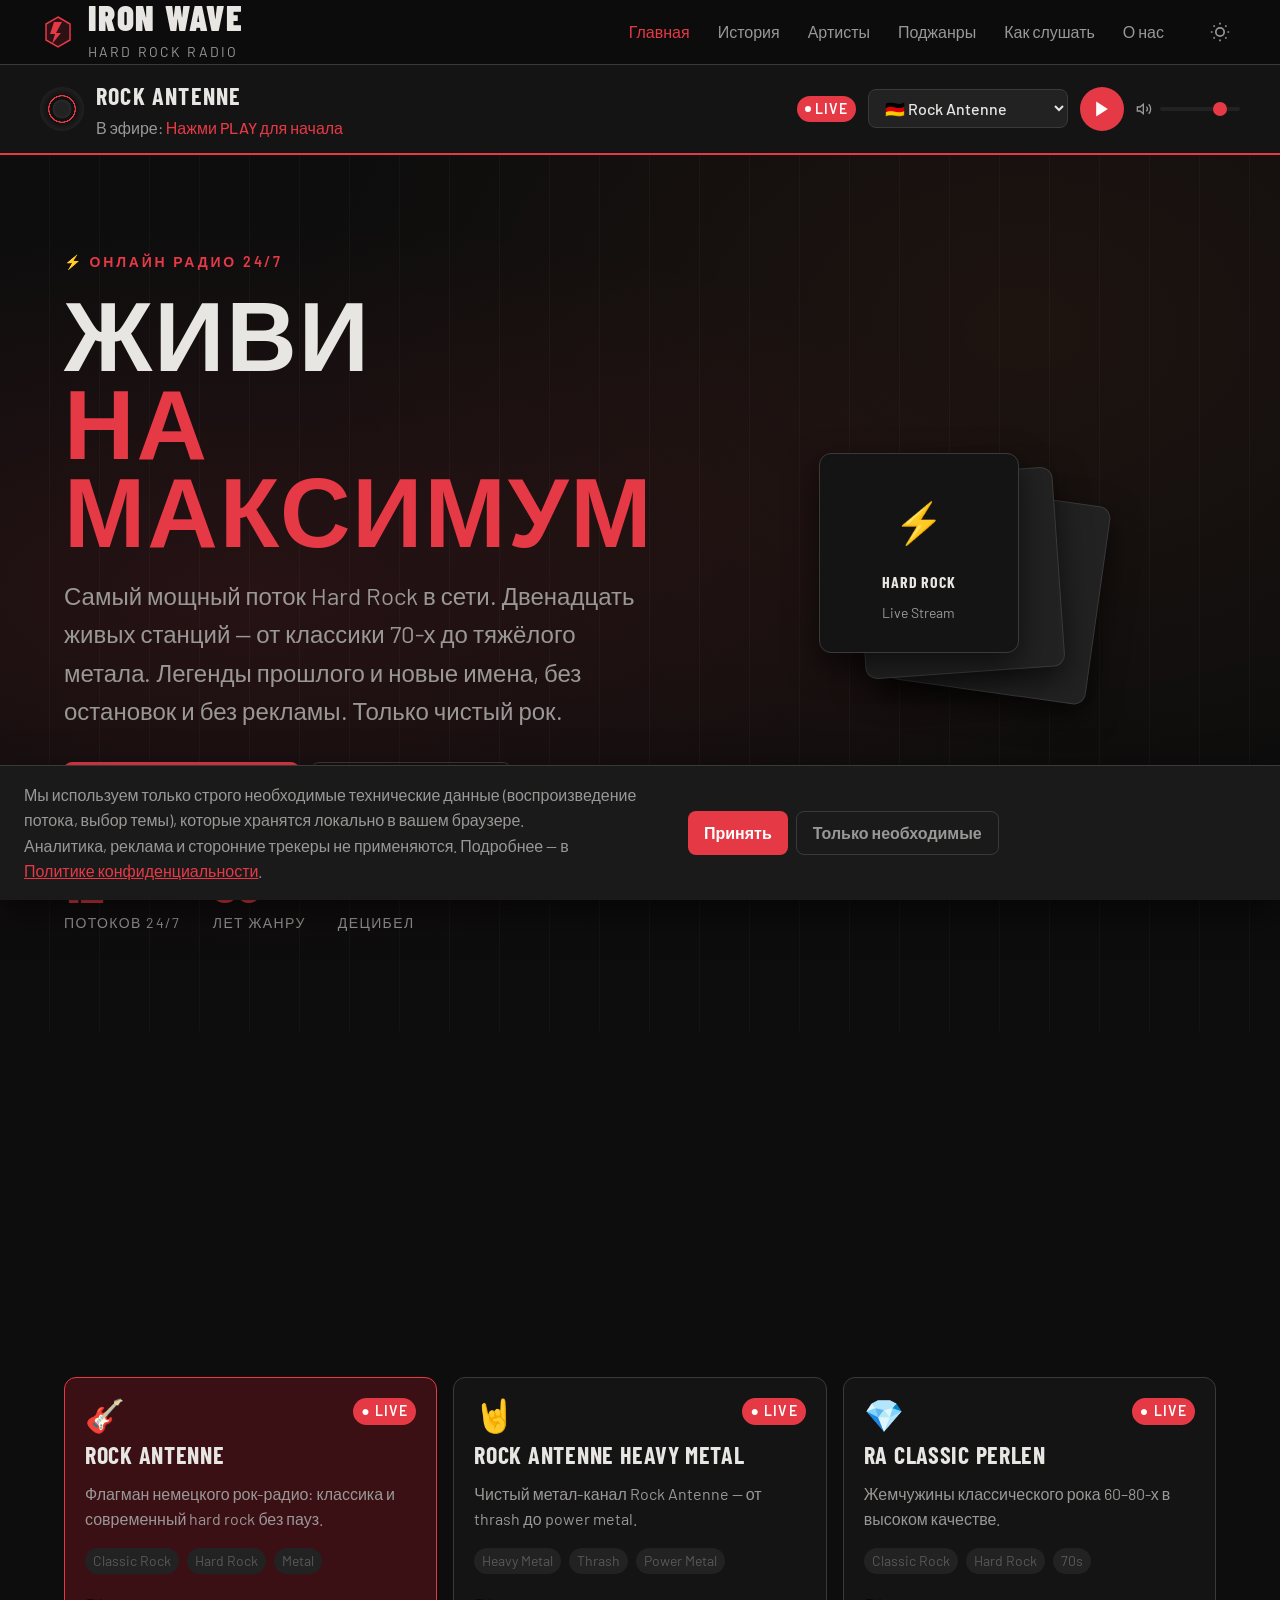
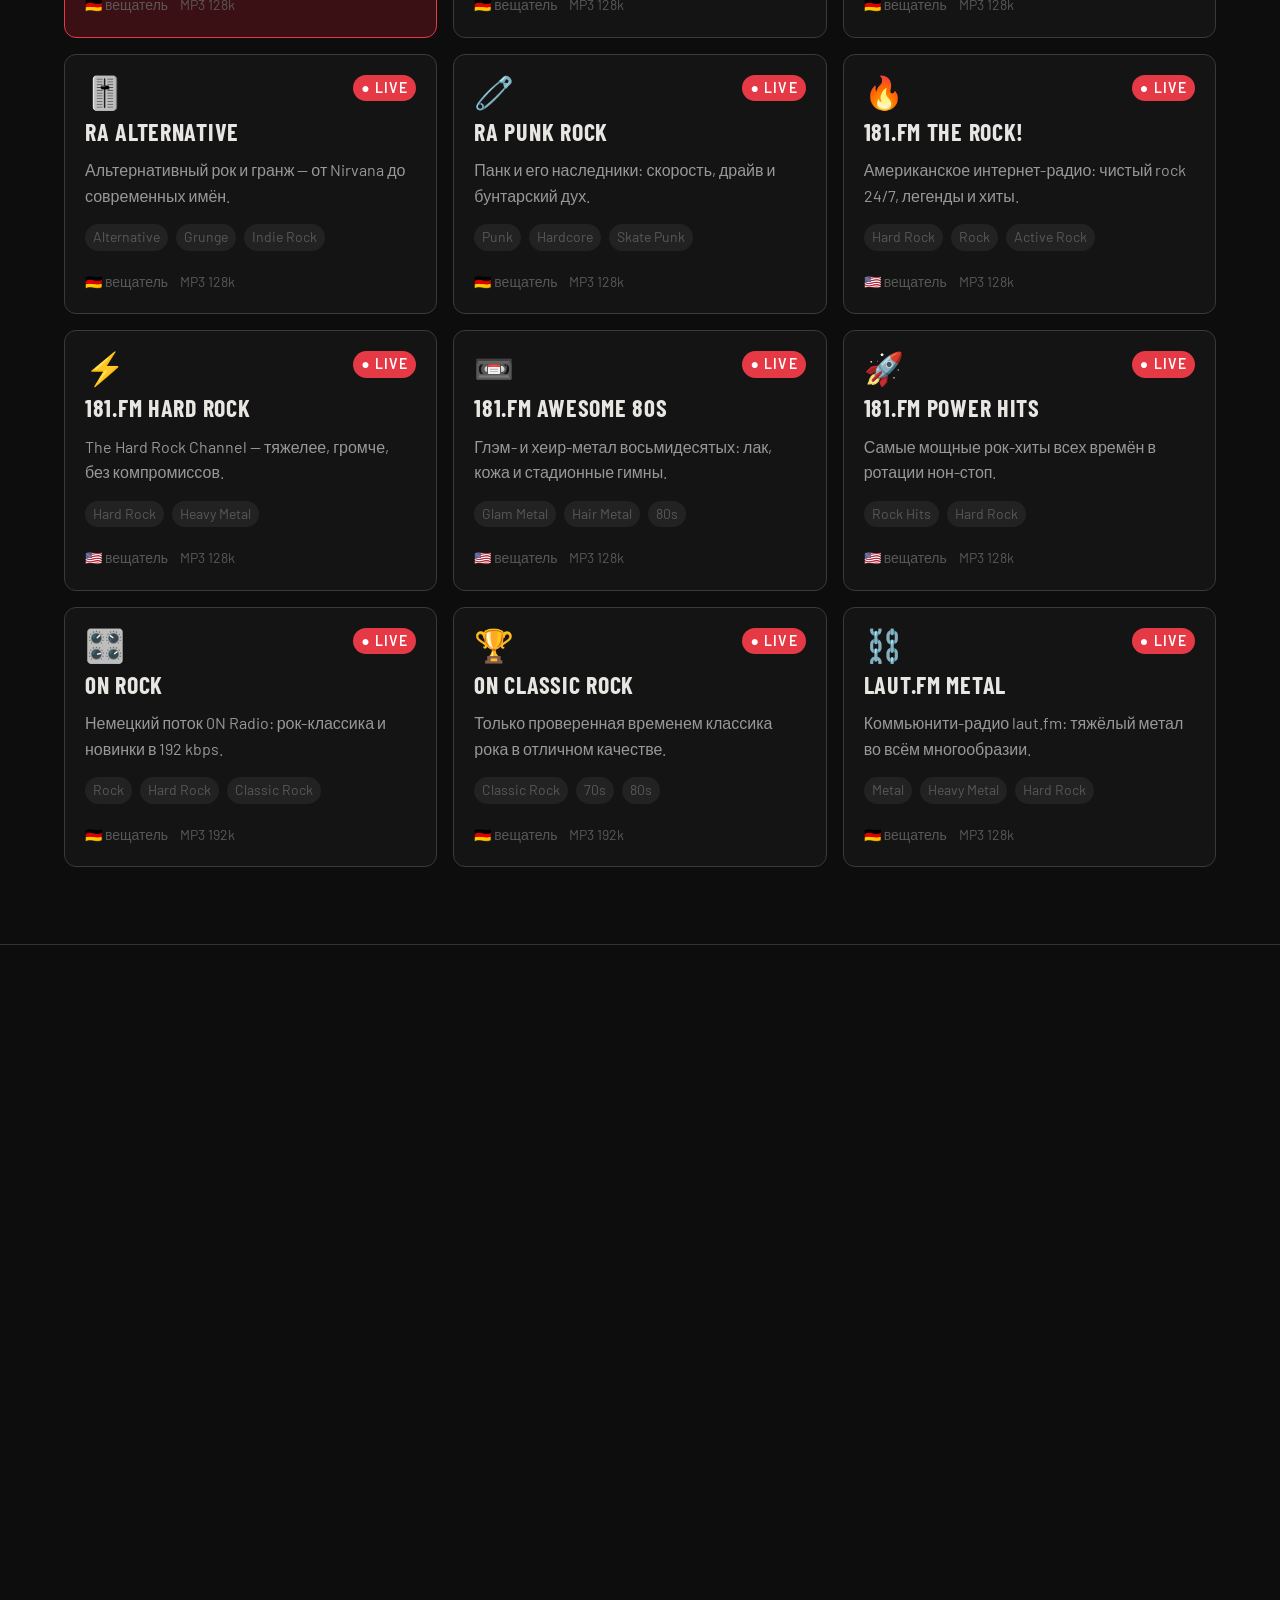
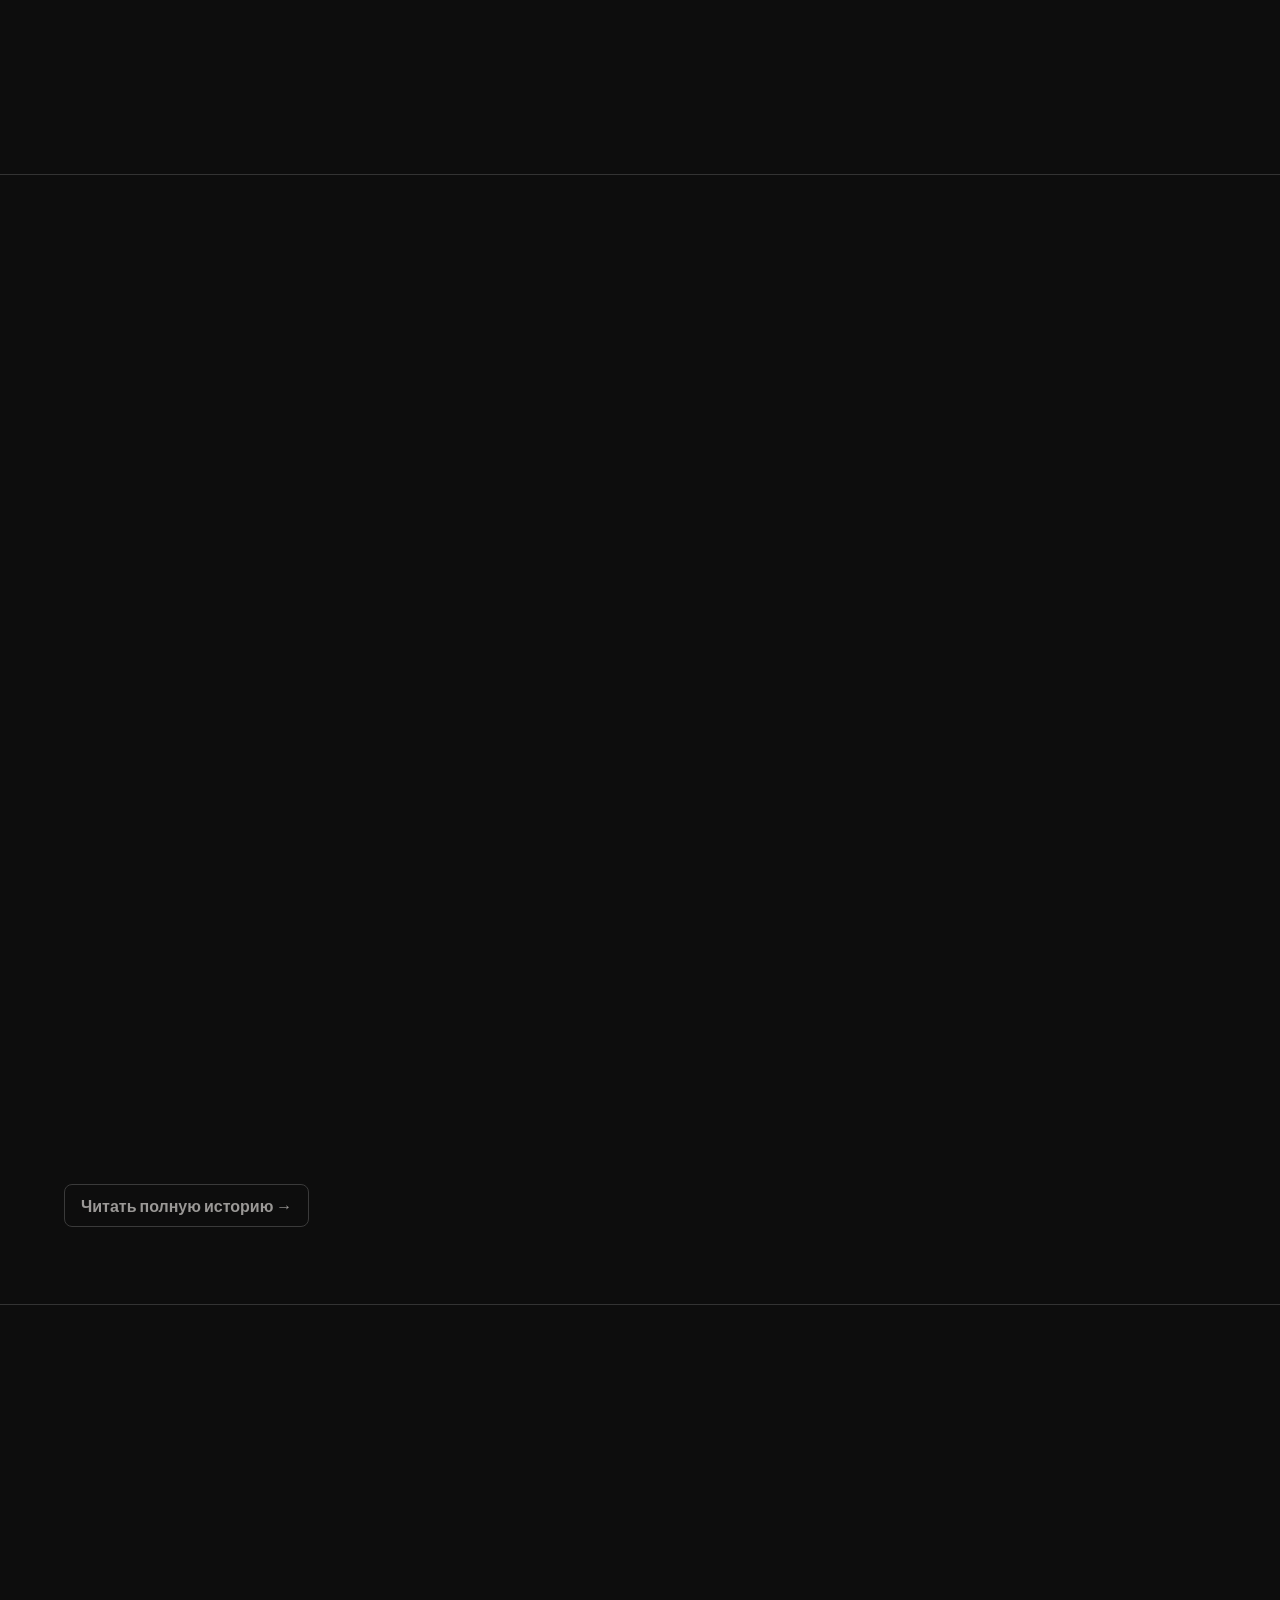
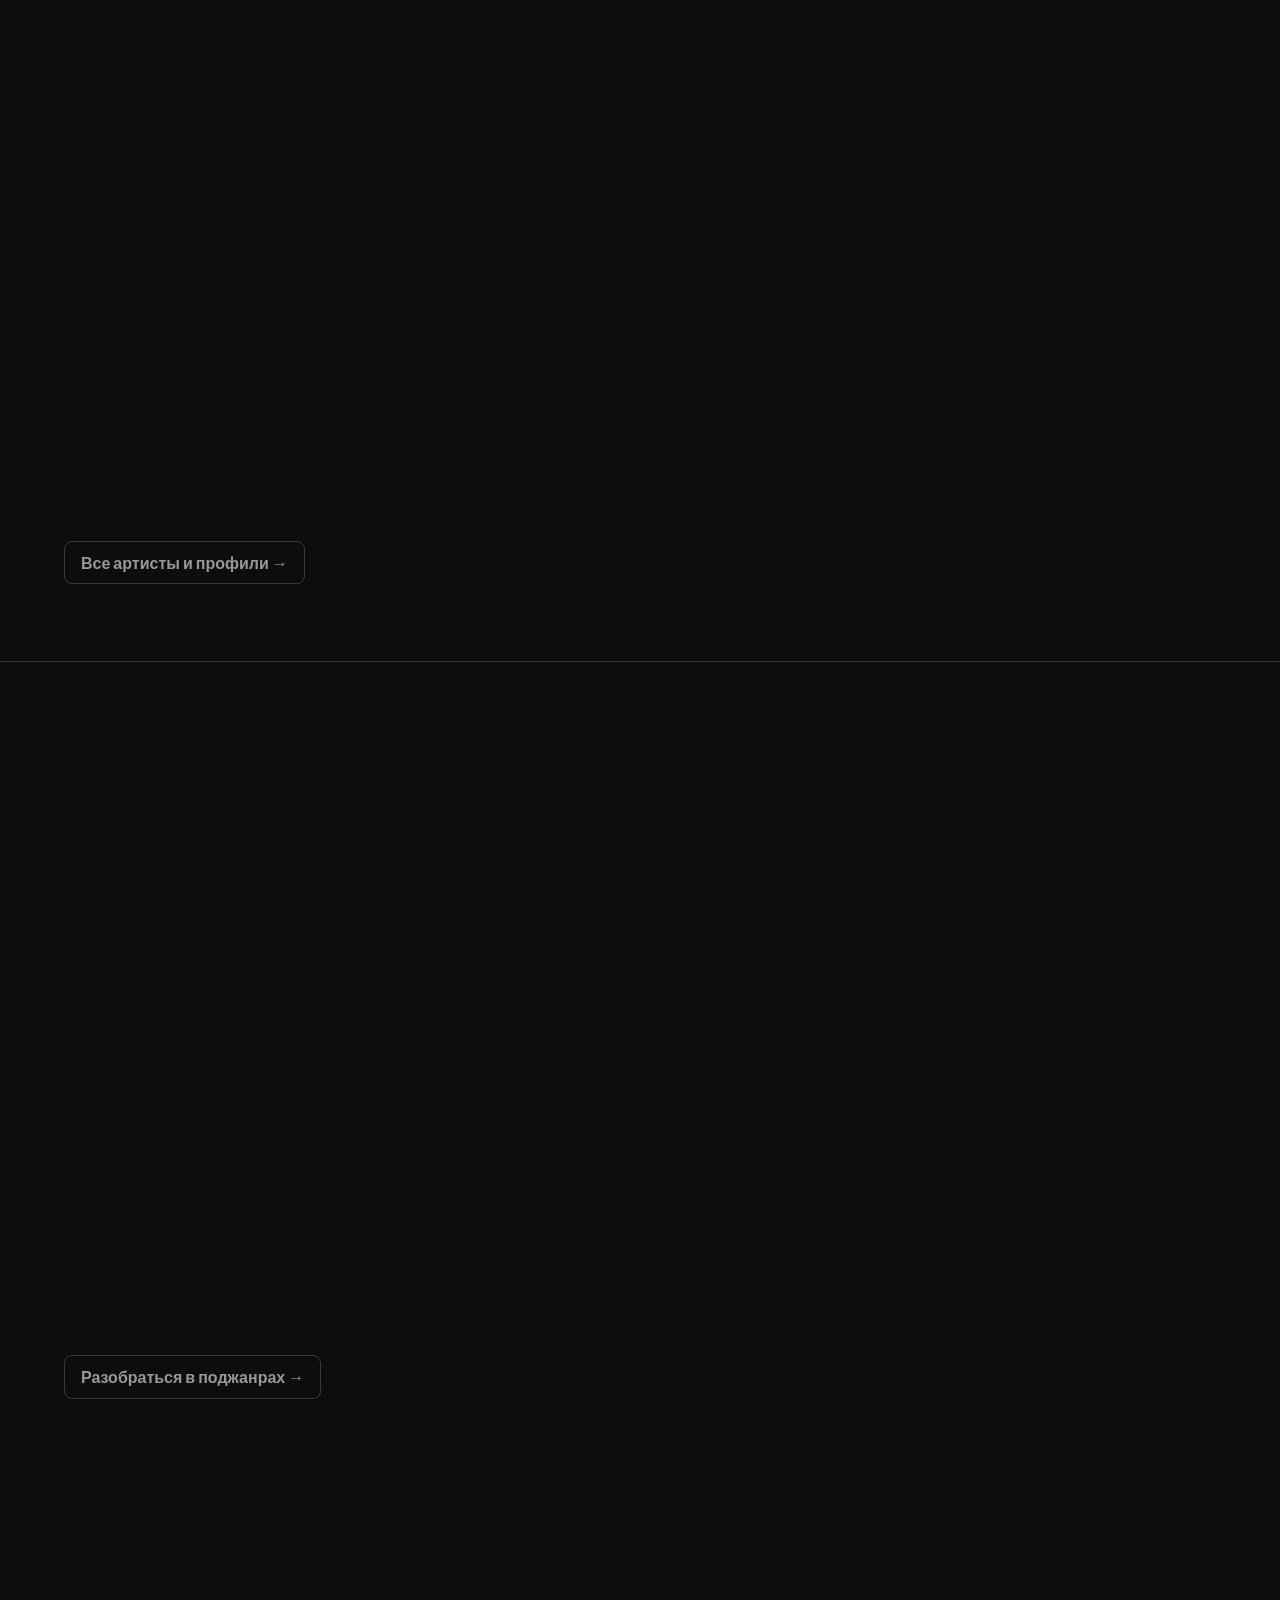
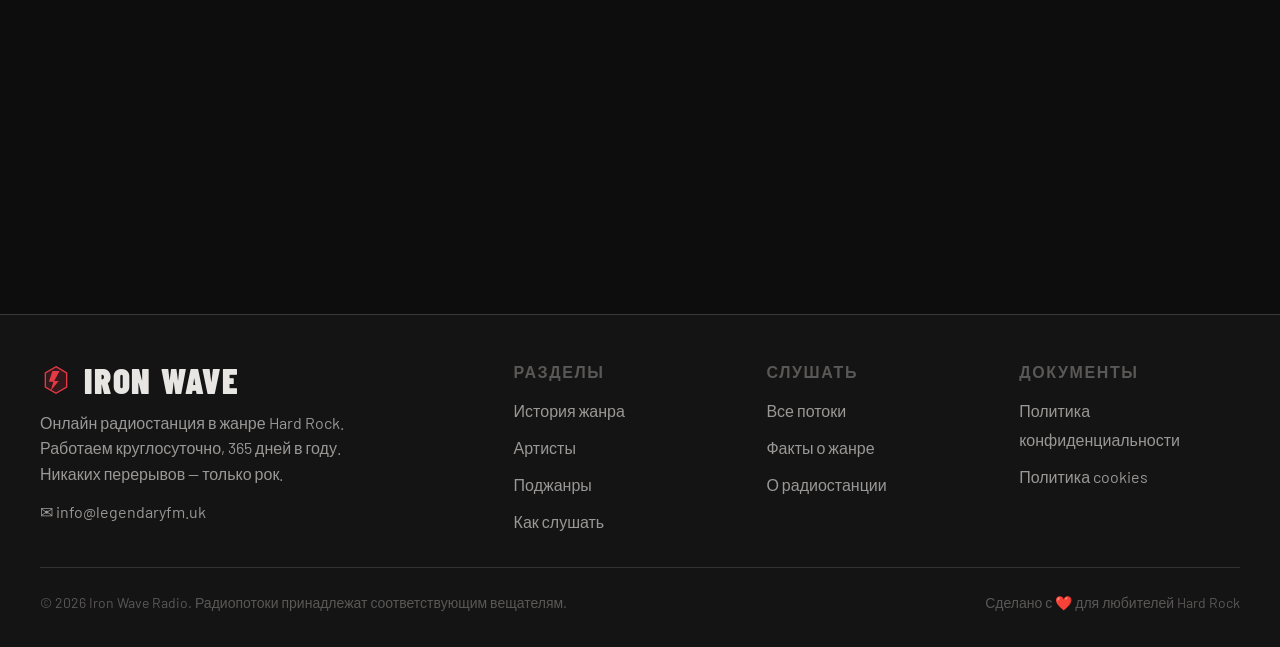
<file: index.html>
<!DOCTYPE html>
<html lang="ru" data-theme="dark">
<head>
  <meta charset="UTF-8">
  <meta name="viewport" content="width=device-width, initial-scale=1.0">
  <title>IRON WAVE RADIO — Hard Rock Online 24/7</title>
  <meta name="description" content="Онлайн радиостанция в жанре Hard Rock. 12 живых потоков, история жанра, легендарные исполнители и факты. Слушай чистый рок без рекламы, 24/7.">
  <meta name="keywords" content="hard rock, hard rock radio, онлайн радио, рок радио, heavy metal, classic rock, слушать рок онлайн">
  <meta property="og:title" content="Iron Wave Radio — Hard Rock Online">
  <meta property="og:description" content="12 живых рок-потоков 24/7. Легенды прошлого и новые имена — без остановок, без рекламы.">
  <meta property="og:type" content="website">
  <meta property="og:url" content="https://hardrock.legendaryfm.uk/">
  <link rel="canonical" href="https://hardrock.legendaryfm.uk/index.html">
  <link rel="icon" type="image/svg+xml" href="data:image/svg+xml,%3Csvg xmlns='http://www.w3.org/2000/svg' viewBox='0 0 32 32'%3E%3Crect width='32' height='32' fill='%23111'/%3E%3Cpath d='M6 8 L6 24 L10 24 L10 17 L16 17 L16 24 L20 24 L20 8 L16 8 L16 14 L10 14 L10 8 Z' fill='%23e63946'/%3E%3Cpath d='M22 8 L22 24 L26 24 L26 8 Z' fill='%23e63946'/%3E%3C/svg%3E">
  <link rel="stylesheet" href="assets/fonts.css">
  <link rel="stylesheet" href="assets/styles.css">
  <script type="application/ld+json">
  {
    "@context": "https://schema.org",
    "@graph": [
      {
        "@type": ["RadioStation", "Organization"],
        "@id": "https://hardrock.legendaryfm.uk/#station",
        "name": "Iron Wave Radio",
        "alternateName": "Iron Wave Hard Rock Radio",
        "url": "https://hardrock.legendaryfm.uk/",
        "logo": "https://hardrock.legendaryfm.uk/assets/logo.svg",
        "image": "https://hardrock.legendaryfm.uk/assets/logo.svg",
        "email": "info@legendaryfm.uk",
        "description": "Онлайн радиостанция в жанре Hard Rock. 12 живых потоков 24/7 — легенды и новые имена, без рекламы.",
        "genre": ["Hard Rock", "Heavy Metal", "Classic Rock", "Glam Metal", "Alternative Rock"],
        "inLanguage": "ru",
        "areaServed": "Worldwide",
        "contactPoint": {
          "@type": "ContactPoint",
          "email": "info@legendaryfm.uk",
          "contactType": "customer support",
          "availableLanguage": ["Russian", "English"]
        }
      },
      {
        "@type": "BroadcastService",
        "@id": "https://hardrock.legendaryfm.uk/#broadcast",
        "name": "Iron Wave Radio — Hard Rock 24/7",
        "broadcastDisplayName": "Iron Wave Radio",
        "broadcaster": { "@id": "https://hardrock.legendaryfm.uk/#station" },
        "inLanguage": "ru",
        "genre": "Hard Rock"
      },
      {
        "@type": "WebSite",
        "@id": "https://hardrock.legendaryfm.uk/#website",
        "url": "https://hardrock.legendaryfm.uk/",
        "name": "Iron Wave Radio",
        "description": "Hard Rock онлайн-радио: 12 потоков, история жанра, артисты и поджанры.",
        "inLanguage": "ru",
        "publisher": { "@id": "https://hardrock.legendaryfm.uk/#station" }
      }
    ]
  }
  </script>
</head>
<body>

<a href="#main" class="btn btn-primary" style="position:absolute;top:-60px;left:var(--space-2);z-index:9999;transition:top .2s;" onfocus="this.style.top='var(--space-2)'" onblur="this.style.top='-60px'">Перейти к содержимому</a>

<!-- Cookie Banner -->
<div id="cookie-banner" role="dialog" aria-label="Уведомление о cookies">
  <p>
    Мы используем только строго необходимые технические данные (воспроизведение потока, выбор темы),
    которые хранятся локально в вашем браузере. Аналитика, реклама и сторонние трекеры не применяются.
    Подробнее — в <a href="about.html#privacy">Политике конфиденциальности</a>.
  </p>
  <div class="cookie-btns">
    <button class="btn btn-primary" onclick="acceptCookies()">Принять</button>
    <button class="btn btn-outline" onclick="closeCookieBanner()">Только необходимые</button>
  </div>
</div>

<!-- Header -->
<header>
  <div class="header-inner">
    <a href="index.html" class="logo" aria-label="IRON WAVE RADIO — на главную">
      <svg width="36" height="36" viewBox="0 0 36 36" fill="none" aria-hidden="true">
        <path d="M18 3 L30 10 L30 26 L18 33 L6 26 L6 10 Z" fill="currentColor" opacity="0.15"/>
        <path d="M18 3 L30 10 L30 26 L18 33 L6 26 L6 10 Z" stroke="currentColor" stroke-width="1.5"/>
        <path d="M14 8 L22 8 L16 19 L21 19 L12 30 L15 20 L10 20 Z" fill="currentColor"/>
      </svg>
      <div>
        <span class="logo-text">Iron Wave</span>
        <span class="logo-sub">Hard Rock Radio</span>
      </div>
    </a>
    <nav class="main-nav" aria-label="Основная навигация">
      <a href="index.html" aria-current="page">Главная</a>
      <a href="history.html">История</a>
      <a href="artists.html">Артисты</a>
      <a href="subgenres.html">Поджанры</a>
      <a href="guide.html">Как слушать</a>
      <a href="about.html">О нас</a>
    </nav>
    <div class="header-actions">
      <button id="theme-toggle" aria-label="Переключить тему"></button>
      <button class="hamburger" id="hamburger" aria-label="Меню" aria-expanded="false">
        <span></span><span></span><span></span>
      </button>
    </div>
  </div>
</header>

<!-- Mobile menu -->
<nav class="mobile-menu hidden" id="mobile-menu" aria-label="Мобильное меню">
  <a href="index.html">🏠 Главная</a>
  <a href="#streams">🎙️ Стримы</a>
  <a href="history.html">📖 История</a>
  <a href="artists.html">🎸 Артисты</a>
  <a href="subgenres.html">🎚️ Поджанры</a>
  <a href="guide.html">🎧 Как слушать</a>
  <a href="about.html">⚡ О нас</a>
</nav>

<!-- Player Bar -->
<div class="player-bar" role="region" aria-label="Плеер">
  <div class="player-inner">
    <div class="station-info">
      <div class="vinyl-icon" id="vinyl" aria-hidden="true"></div>
      <div>
        <div class="station-name" id="current-station-name">Rock Antenne</div>
        <div class="now-playing">В эфире: <span id="now-track">Нажми PLAY для начала</span></div>
      </div>
    </div>
    <div class="player-controls">
      <div class="live-badge" aria-label="Живое вещание"><div class="live-dot"></div>LIVE</div>
      <label class="sr-only" for="station-select">Выбор станции</label>
      <select id="station-select" class="station-select" aria-label="Выбор станции"></select>
      <button class="play-btn" id="play-btn" onclick="togglePlay()" aria-label="Воспроизвести / Остановить">
        <svg id="play-icon" width="20" height="20" viewBox="0 0 24 24" fill="currentColor"><polygon points="5,3 19,12 5,21"/></svg>
      </button>
      <div class="volume-wrap" aria-label="Громкость">
        <svg width="16" height="16" viewBox="0 0 24 24" fill="none" stroke="currentColor" stroke-width="2" aria-hidden="true">
          <polygon points="11 5 6 9 2 9 2 15 6 15 11 19 11 5"/>
          <path d="M19.07 4.93a10 10 0 0 1 0 14.14M15.54 8.46a5 5 0 0 1 0 7.07"/>
        </svg>
        <input type="range" id="volume" min="0" max="1" step="0.05" value="0.8" aria-label="Громкость">
      </div>
    </div>
  </div>
</div>

<audio id="radio-player" preload="none"></audio>

<main id="main">
  <!-- Hero -->
  <section class="hero" aria-labelledby="hero-title">
    <div class="hero-bg" aria-hidden="true"></div>
    <div class="hero-inner container">
      <div>
        <span class="hero-tag">⚡ Онлайн Радио 24/7</span>
        <h1 id="hero-title">Живи<em>на максимум</em></h1>
        <p>Самый мощный поток Hard Rock в сети. Двенадцать живых станций — от классики 70-х до тяжёлого метала. Легенды прошлого и новые имена, без остановок и без рекламы. Только чистый рок.</p>
        <div class="hero-cta">
          <button class="btn btn-primary btn-lg" onclick="togglePlay()">
            <svg width="18" height="18" viewBox="0 0 24 24" fill="currentColor" aria-hidden="true"><polygon points="5,3 19,12 5,21"/></svg>
            Слушать сейчас
          </button>
          <a href="history.html" class="btn btn-outline btn-lg">История жанра</a>
        </div>
        <div class="hero-stats">
          <div class="stat-item"><div class="stat-num">12</div><div class="stat-label">потоков 24/7</div></div>
          <div class="stat-item"><div class="stat-num">60+</div><div class="stat-label">лет жанру</div></div>
          <div class="stat-item"><div class="stat-num">∞</div><div class="stat-label">децибел</div></div>
        </div>
      </div>
      <div class="hero-visual" aria-hidden="true">
        <div class="album-stack">
          <div class="album-card"><div class="album-art">🎸</div><div class="album-title">Classic Rock</div><div class="album-band">All Time</div></div>
          <div class="album-card"><div class="album-art">🔥</div><div class="album-title">Metal Edge</div><div class="album-band">Heavy</div></div>
          <div class="album-card"><div class="album-art">⚡</div><div class="album-title">Hard Rock</div><div class="album-band">Live Stream</div></div>
        </div>
      </div>
    </div>
  </section>

  <!-- Streams -->
  <section class="section" id="streams" aria-labelledby="streams-title">
    <div class="container">
      <div class="section-header fade-in">
        <span class="section-tag">📡 Живые потоки</span>
        <h2 class="section-title" id="streams-title">Выбери станцию</h2>
        <p class="section-lead">Двенадцать потоков от проверенных вещателей Германии и США. Все передаются по защищённому HTTPS и доступны без VPN. Кликни на карточку — поток переключится мгновенно.</p>
      </div>
      <div class="streams-grid" id="streams-grid"></div>
    </div>
  </section>

  <div class="divider"></div>

  <!-- Why us -->
  <section class="section" aria-labelledby="why-title">
    <div class="container">
      <div class="section-header fade-in">
        <span class="section-tag">🤘 Почему Iron Wave</span>
        <h2 class="section-title" id="why-title">Сделано фанатами для фанатов</h2>
        <p class="section-lead">Мы не аналитический сервис и не рекламная сеть. Мы — витрина живого рока, собранная вручную.</p>
      </div>
      <div class="info-grid fade-in">
        <div class="info-card"><div class="ic-emoji">🚫</div><h3>Без рекламы</h3><p>Никаких рекламных вставок между треками. Поток идёт от вещателя напрямую в ваш браузер.</p></div>
        <div class="info-card"><div class="ic-emoji">🔒</div><h3>Только HTTPS</h3><p>Все соединения шифруются. Мы не собираем персональные данные и не используем трекеры.</p></div>
        <div class="info-card"><div class="ic-emoji">🌍</div><h3>Работает в СНГ</h3><p>Потоки подобраны так, чтобы воспроизводиться из стран СНГ без VPN и прокси.</p></div>
        <div class="info-card"><div class="ic-emoji">⚡</div><h3>Мгновенный старт</h3><p>Лёгкий статический сайт без тяжёлых фреймворков. Открывается за доли секунды.</p></div>
        <div class="info-card"><div class="ic-emoji">🎚️</div><h3>12 настроений</h3><p>Классика, хард-рок, хэви-метал, глэм, панк, альтернатива — для любого момента.</p></div>
        <div class="info-card"><div class="ic-emoji">📚</div><h3>Не только музыка</h3><p>История жанра, профили легенд, разбор поджанров и гид для новичков.</p></div>
      </div>
    </div>
  </section>

  <div class="divider"></div>

  <!-- History teaser -->
  <section class="section" aria-labelledby="hist-title">
    <div class="container">
      <div class="section-header fade-in">
        <span class="section-tag">📖 История</span>
        <h2 class="section-title" id="hist-title">Эволюция жанра</h2>
        <p class="section-lead">От первых тяжёлых аккордов конца 60-х до цифрового ренессанса. Краткая хронология — полная история на отдельной странице.</p>
      </div>
      <div class="timeline fade-in">
        <div class="timeline-item"><div class="timeline-year">1964–69</div><h3>Рождение жанра</h3><p>The Kinks, Cream, The Who и Led Zeppelin превращают громкость в инструмент. Появляется «тяжёлое» звучание.</p></div>
        <div class="timeline-item"><div class="timeline-year">1970-е</div><h3>Золотой век</h3><p>Deep Purple, Black Sabbath, AC/DC и Aerosmith формируют канон. Дисторшн и риффы становятся языком жанра.</p></div>
        <div class="timeline-item"><div class="timeline-year">1980-е</div><h3>Эпоха глэм-метала</h3><p>Bon Jovi, Mötley Crüe и Guns N' Roses захватывают MTV и стадионы. Рок становится зрелищем.</p></div>
        <div class="timeline-item"><div class="timeline-year">2020+</div><h3>Цифровой ренессанс</h3><p>Ghost, Greta Van Fleet и Rival Sons ведут новое поколение. Стриминг открывает классику миллионам.</p></div>
      </div>
      <p style="margin-top:var(--space-8)"><a class="btn btn-outline" href="history.html">Читать полную историю →</a></p>
    </div>
  </section>

  <div class="divider"></div>

  <!-- Artists teaser -->
  <section class="section" aria-labelledby="art-title">
    <div class="container">
      <div class="section-header fade-in">
        <span class="section-tag">🎸 Легенды</span>
        <h2 class="section-title" id="art-title">Лучшие исполнители</h2>
        <p class="section-lead">Группы, которые создали и определили звучание Hard Rock. Подробные профили — на странице «Артисты».</p>
      </div>
      <div class="artists-grid fade-in">
        <div class="artist-card"><div class="artist-avatar">🎸</div><h3>Led Zeppelin</h3><p>Родоначальники хард-рока</p><span class="artist-years">1968–1980</span></div>
        <div class="artist-card"><div class="artist-avatar">⚡</div><h3>AC/DC</h3><p>Самый энергичный состав в истории</p><span class="artist-years">1973—н.в.</span></div>
        <div class="artist-card"><div class="artist-avatar">🔮</div><h3>Deep Purple</h3><p>«Smoke on the Water»</p><span class="artist-years">1968—н.в.</span></div>
        <div class="artist-card"><div class="artist-avatar">🖤</div><h3>Black Sabbath</h3><p>Крёстный отец метала</p><span class="artist-years">1968–2017</span></div>
        <div class="artist-card"><div class="artist-avatar">🌹</div><h3>Guns N' Roses</h3><p>Самый громкий дебют 80-х</p><span class="artist-years">1985—н.в.</span></div>
        <div class="artist-card"><div class="artist-avatar">🔱</div><h3>Metallica</h3><p>Самая успешная метал-группа</p><span class="artist-years">1981—н.в.</span></div>
      </div>
      <p style="margin-top:var(--space-8)"><a class="btn btn-outline" href="artists.html">Все артисты и профили →</a></p>
    </div>
  </section>

  <div class="divider"></div>

  <!-- Facts -->
  <section class="section" id="facts" aria-labelledby="facts-title">
    <div class="container">
      <div class="section-header fade-in">
        <span class="section-tag">⚡ Интересное</span>
        <h2 class="section-title" id="facts-title">Факты о жанре</h2>
        <p class="section-lead">Коротко о том, что сделало Hard Rock культурным феноменом.</p>
      </div>
      <div class="facts-grid fade-in">
        <div class="fact-card"><div class="fact-num">01</div><h3>Название жанра</h3><p>Термин «hard rock» впервые появился в рецензии Rolling Stone в 1967 году. До этого музыку называли «heavy» или «acid rock».</p></div>
        <div class="fact-card"><div class="fact-num">02</div><h3>Главный рифф</h3><p>«Smoke on the Water» (Deep Purple, 1972) — самый узнаваемый рифф в истории. С него начинают миллионы гитаристов.</p></div>
        <div class="fact-card"><div class="fact-num">03</div><h3>Громкость как инструмент</h3><p>В 70-е концерты шли на звуковом давлении свыше 130 дБ — уровень взлетающего самолёта.</p></div>
        <div class="fact-card"><div class="fact-num">04</div><h3>Самый продаваемый</h3><p>«Back in Black» AC/DC (1980) — более 50 млн копий, одна из самых продаваемых пластинок в истории.</p></div>
        <div class="fact-card"><div class="fact-num">05</div><h3>Культура Live</h3><p>KISS в 1975-м первыми вывели на сцену пиротехнику и летающие платформы, создав мегашоу.</p></div>
        <div class="fact-card"><div class="fact-num">06</div><h3>Влияние на технологии</h3><p>Marshall построил первый 100-ваттный усилитель по заказу Pete Townshend из The Who в 1965 году.</p></div>
      </div>
      <p style="margin-top:var(--space-8)"><a class="btn btn-outline" href="subgenres.html">Разобраться в поджанрах →</a></p>
    </div>
  </section>

  <!-- CTA -->
  <section class="section">
    <div class="container">
      <div class="cta-strip fade-in">
        <h2>Включи громче</h2>
        <p>Двенадцать потоков ждут. Выбирай настроение и дай року звучать так, как он должен — на максимум.</p>
        <button class="btn btn-primary btn-lg" onclick="togglePlay()">
          <svg width="18" height="18" viewBox="0 0 24 24" fill="currentColor" aria-hidden="true"><polygon points="5,3 19,12 5,21"/></svg>
          Слушать сейчас
        </button>
      </div>
    </div>
  </section>
</main>

<!-- Footer -->
<footer>
  <div class="footer-inner">
    <div class="footer-top">
      <div class="footer-brand">
        <a href="index.html" class="logo" aria-label="IRON WAVE RADIO">
          <svg width="32" height="32" viewBox="0 0 36 36" fill="none">
            <path d="M18 3 L30 10 L30 26 L18 33 L6 26 L6 10 Z" fill="currentColor" opacity="0.15"/>
            <path d="M18 3 L30 10 L30 26 L18 33 L6 26 L6 10 Z" stroke="currentColor" stroke-width="1.5"/>
            <path d="M14 8 L22 8 L16 19 L21 19 L12 30 L15 20 L10 20 Z" fill="currentColor"/>
          </svg>
          <span class="logo-text" style="color:var(--color-text);">Iron Wave</span>
        </a>
        <p>Онлайн радиостанция в жанре Hard Rock. Работаем круглосуточно, 365 дней в году. Никаких перерывов — только рок.</p>
        <p style="margin-top:var(--space-3)"><a href="mailto:info@legendaryfm.uk" style="color:var(--color-text-muted);text-decoration:none">✉ info@legendaryfm.uk</a></p>
      </div>
      <div class="footer-col">
        <h4>Разделы</h4>
        <ul>
          <li><a href="history.html">История жанра</a></li>
          <li><a href="artists.html">Артисты</a></li>
          <li><a href="subgenres.html">Поджанры</a></li>
          <li><a href="guide.html">Как слушать</a></li>
        </ul>
      </div>
      <div class="footer-col">
        <h4>Слушать</h4>
        <ul>
          <li><a href="#streams">Все потоки</a></li>
          <li><a href="#facts">Факты о жанре</a></li>
          <li><a href="about.html">О радиостанции</a></li>
        </ul>
      </div>
      <div class="footer-col">
        <h4>Документы</h4>
        <ul>
          <li><a href="about.html#privacy">Политика конфиденциальности</a></li>
          <li><a href="about.html#cookies">Политика cookies</a></li>
        </ul>
      </div>
    </div>
    <div class="footer-bottom">
      <p>© <span data-year>2026</span> Iron Wave Radio. Радиопотоки принадлежат соответствующим вещателям.</p>
      <p>Сделано с ❤️ для любителей Hard Rock</p>
    </div>
  </div>
</footer>

<script src="assets/app.js"></script>
</body>
</html>
</file>
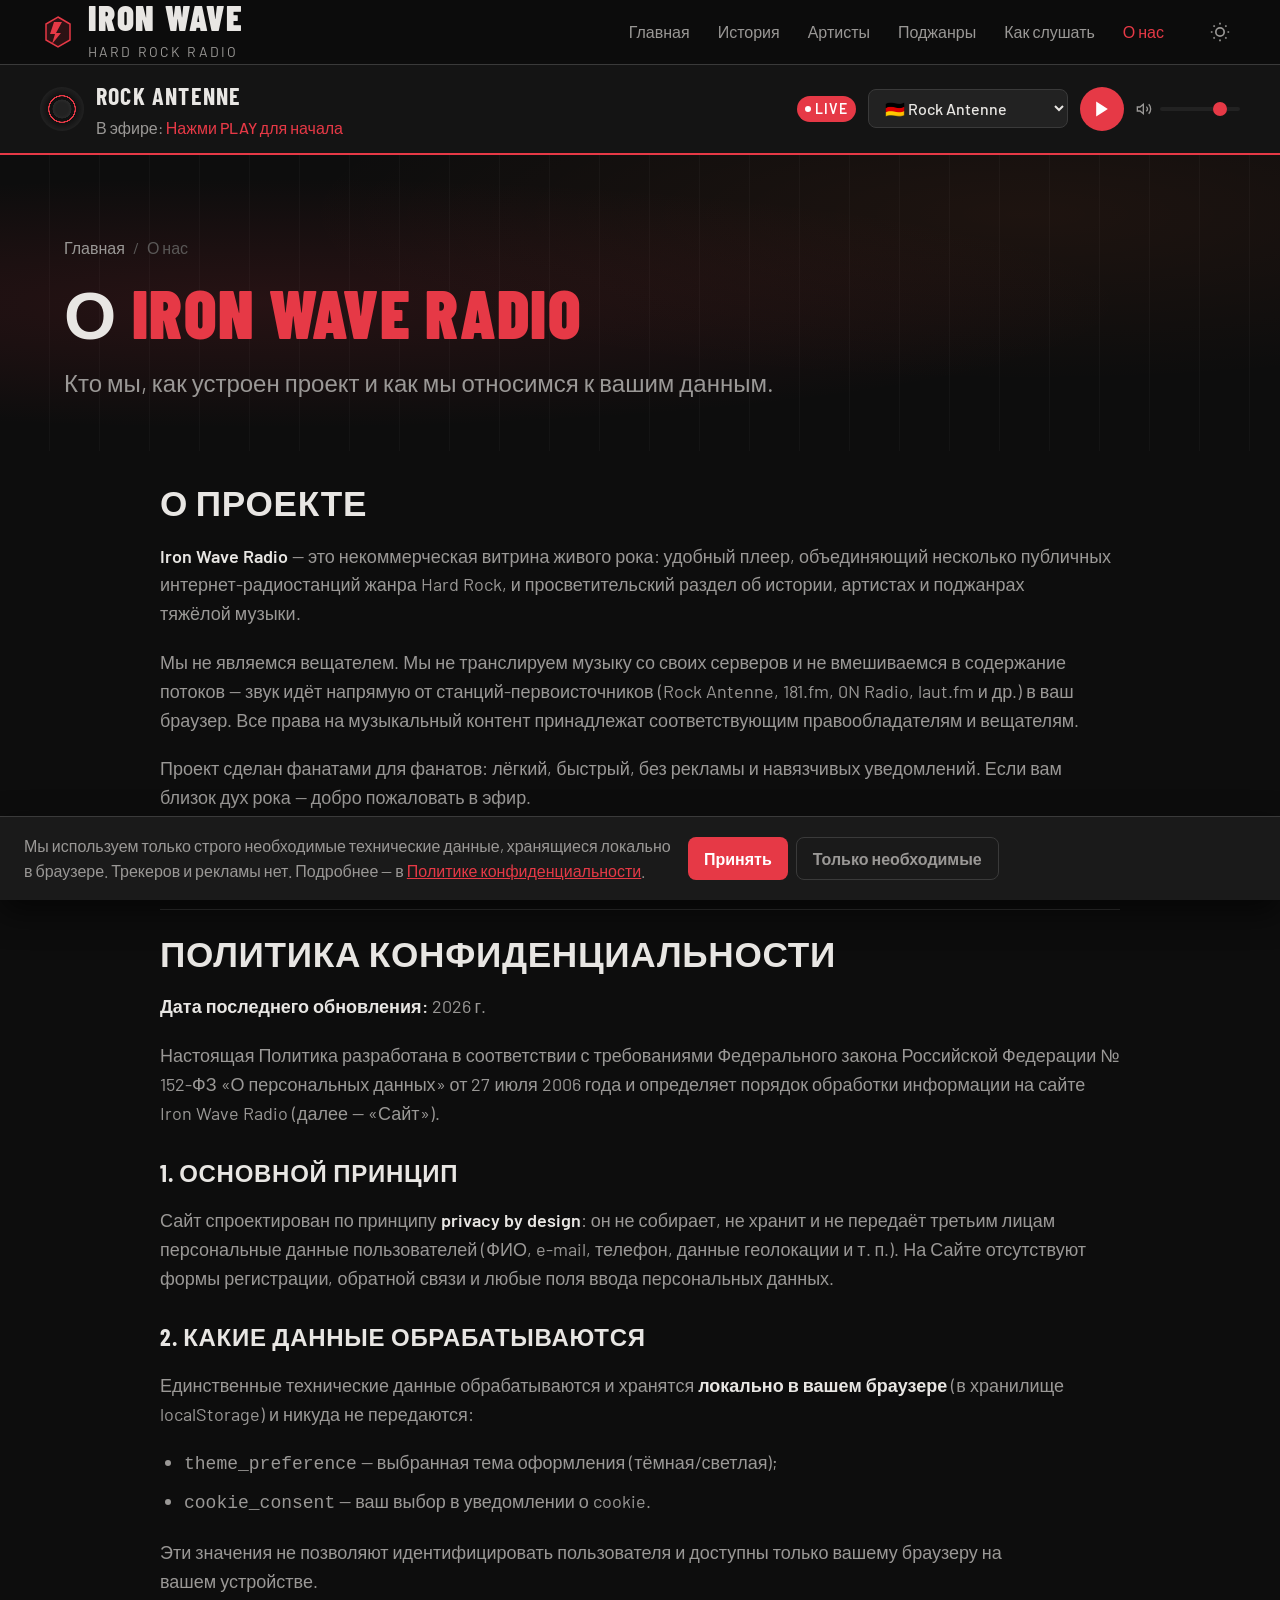
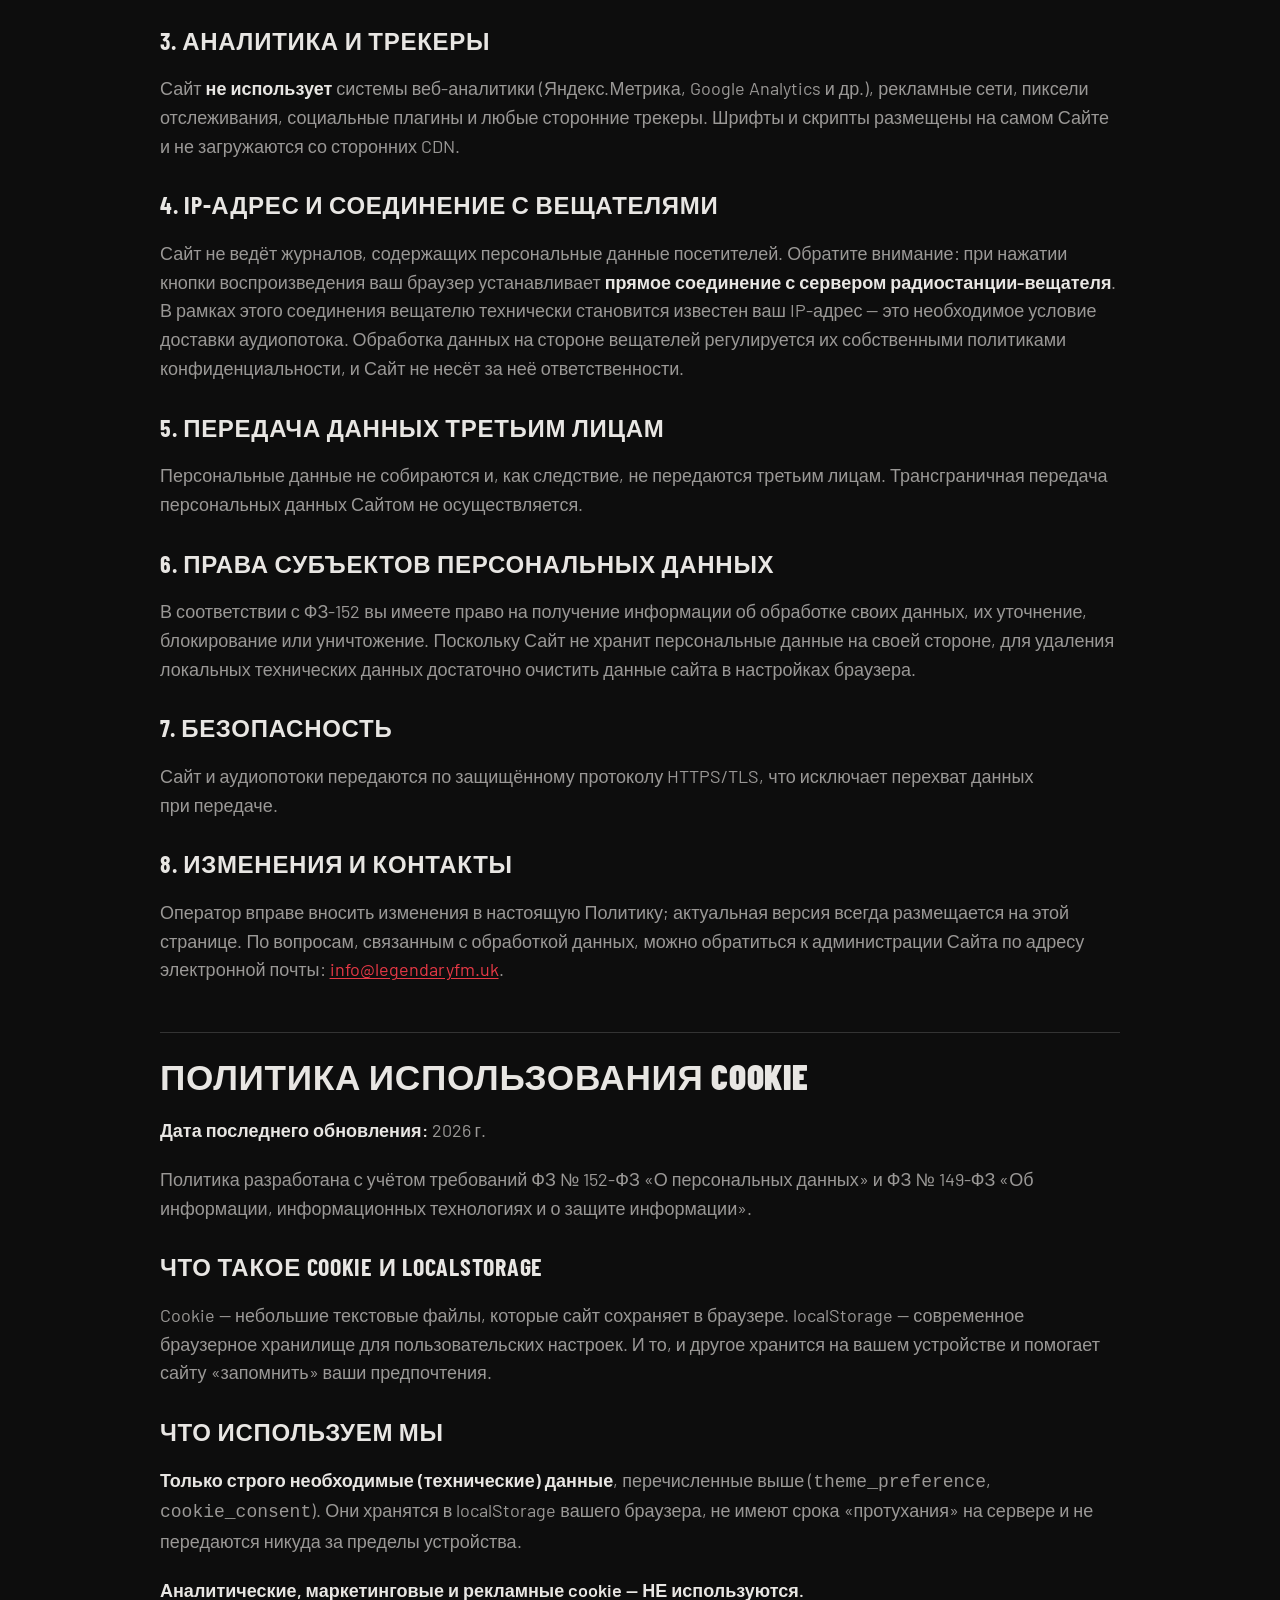
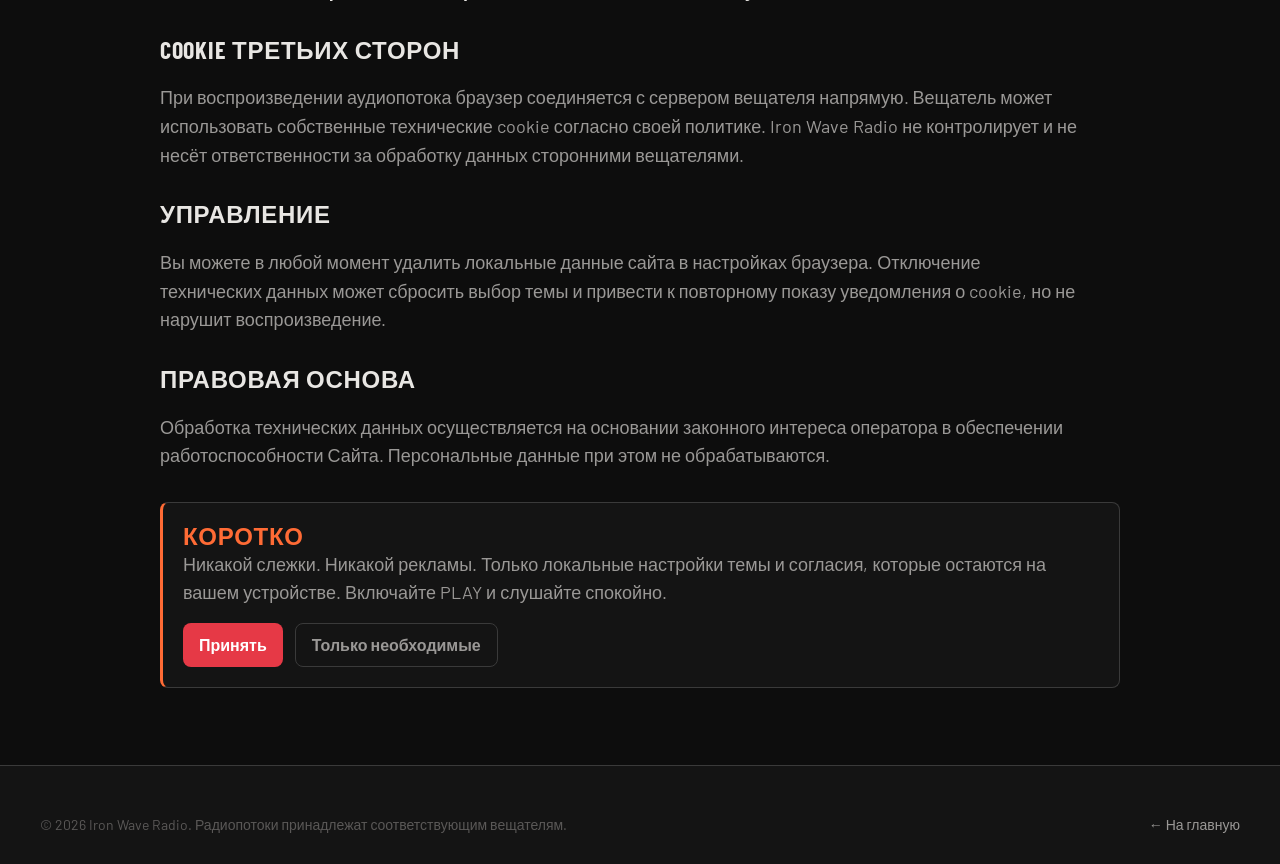
<file: about.html>
<!DOCTYPE html>
<html lang="ru" data-theme="dark">
<head>
  <meta charset="UTF-8">
  <meta name="viewport" content="width=device-width, initial-scale=1.0">
  <title>О радиостанции, конфиденциальность и cookies | Iron Wave Radio</title>
  <meta name="description" content="О проекте Iron Wave Radio, политика конфиденциальности по 152-ФЗ и политика использования cookie. Мы не собираем персональные данные и не используем трекеры.">
  <link rel="canonical" href="https://hardrock.legendaryfm.uk/about.html">
  <link rel="icon" type="image/svg+xml" href="data:image/svg+xml,%3Csvg xmlns='http://www.w3.org/2000/svg' viewBox='0 0 32 32'%3E%3Crect width='32' height='32' fill='%23111'/%3E%3Cpath d='M6 8 L6 24 L10 24 L10 17 L16 17 L16 24 L20 24 L20 8 L16 8 L16 14 L10 14 L10 8 Z' fill='%23e63946'/%3E%3Cpath d='M22 8 L22 24 L26 24 L26 8 Z' fill='%23e63946'/%3E%3C/svg%3E">
  <link rel="stylesheet" href="assets/fonts.css">
  <link rel="stylesheet" href="assets/styles.css">
  <script type="application/ld+json">
  {
    "@context": "https://schema.org",
    "@graph": [
      {
        "@type": "AboutPage",
        "name": "О радиостанции Iron Wave Radio",
        "description": "О проекте Iron Wave Radio, политика конфиденциальности по 152-ФЗ и политика использования cookie.",
        "inLanguage": "ru",
        "mainEntityOfPage": "https://hardrock.legendaryfm.uk/about.html",
        "about": {
          "@type": ["RadioStation", "Organization"],
          "name": "Iron Wave Radio",
          "url": "https://hardrock.legendaryfm.uk/",
          "logo": "https://hardrock.legendaryfm.uk/assets/logo.svg",
          "email": "info@legendaryfm.uk",
          "genre": ["Hard Rock", "Heavy Metal", "Classic Rock"],
          "contactPoint": {
            "@type": "ContactPoint",
            "email": "info@legendaryfm.uk",
            "contactType": "customer support"
          }
        }
      },
      {
        "@type": "BreadcrumbList",
        "itemListElement": [
          { "@type": "ListItem", "position": 1, "name": "Главная", "item": "https://hardrock.legendaryfm.uk/" },
          { "@type": "ListItem", "position": 2, "name": "О нас", "item": "https://hardrock.legendaryfm.uk/about.html" }
        ]
      }
    ]
  }
  </script>
</head>
<body>

<a href="#main" class="btn btn-primary" style="position:absolute;top:-60px;left:var(--space-2);z-index:9999;" onfocus="this.style.top='var(--space-2)'" onblur="this.style.top='-60px'">Перейти к содержимому</a>

<div id="cookie-banner" role="dialog" aria-label="Уведомление о cookies">
  <p>Мы используем только строго необходимые технические данные, хранящиеся локально в браузере. Трекеров и рекламы нет. Подробнее — в <a href="#privacy">Политике конфиденциальности</a>.</p>
  <div class="cookie-btns">
    <button class="btn btn-primary" onclick="acceptCookies()">Принять</button>
    <button class="btn btn-outline" onclick="closeCookieBanner()">Только необходимые</button>
  </div>
</div>

<header>
  <div class="header-inner">
    <a href="index.html" class="logo" aria-label="IRON WAVE RADIO — на главную">
      <svg width="36" height="36" viewBox="0 0 36 36" fill="none" aria-hidden="true">
        <path d="M18 3 L30 10 L30 26 L18 33 L6 26 L6 10 Z" fill="currentColor" opacity="0.15"/>
        <path d="M18 3 L30 10 L30 26 L18 33 L6 26 L6 10 Z" stroke="currentColor" stroke-width="1.5"/>
        <path d="M14 8 L22 8 L16 19 L21 19 L12 30 L15 20 L10 20 Z" fill="currentColor"/>
      </svg>
      <div><span class="logo-text">Iron Wave</span><span class="logo-sub">Hard Rock Radio</span></div>
    </a>
    <nav class="main-nav" aria-label="Основная навигация">
      <a href="index.html">Главная</a>
      <a href="history.html">История</a>
      <a href="artists.html">Артисты</a>
      <a href="subgenres.html">Поджанры</a>
      <a href="guide.html">Как слушать</a>
      <a href="about.html" aria-current="page">О нас</a>
    </nav>
    <div class="header-actions">
      <button id="theme-toggle" aria-label="Переключить тему"></button>
      <button class="hamburger" id="hamburger" aria-label="Меню" aria-expanded="false"><span></span><span></span><span></span></button>
    </div>
  </div>
</header>

<nav class="mobile-menu hidden" id="mobile-menu" aria-label="Мобильное меню">
  <a href="index.html">🏠 Главная</a>
  <a href="history.html">📖 История</a>
  <a href="artists.html">🎸 Артисты</a>
  <a href="subgenres.html">🎚️ Поджанры</a>
  <a href="guide.html">🎧 Как слушать</a>
  <a href="about.html">⚡ О нас</a>
</nav>

<div class="player-bar" role="region" aria-label="Плеер">
  <div class="player-inner">
    <div class="station-info">
      <div class="vinyl-icon" id="vinyl" aria-hidden="true"></div>
      <div>
        <div class="station-name" id="current-station-name">Rock Antenne</div>
        <div class="now-playing">В эфире: <span id="now-track">Нажми PLAY для начала</span></div>
      </div>
    </div>
    <div class="player-controls">
      <div class="live-badge"><div class="live-dot"></div>LIVE</div>
      <label class="sr-only" for="station-select">Выбор станции</label>
      <select id="station-select" class="station-select" aria-label="Выбор станции"></select>
      <button class="play-btn" id="play-btn" onclick="togglePlay()" aria-label="Воспроизвести / Остановить">
        <svg id="play-icon" width="20" height="20" viewBox="0 0 24 24" fill="currentColor"><polygon points="5,3 19,12 5,21"/></svg>
      </button>
      <div class="volume-wrap" aria-label="Громкость">
        <svg width="16" height="16" viewBox="0 0 24 24" fill="none" stroke="currentColor" stroke-width="2" aria-hidden="true">
          <polygon points="11 5 6 9 2 9 2 15 6 15 11 19 11 5"/>
          <path d="M19.07 4.93a10 10 0 0 1 0 14.14M15.54 8.46a5 5 0 0 1 0 7.07"/>
        </svg>
        <input type="range" id="volume" min="0" max="1" step="0.05" value="0.8" aria-label="Громкость">
      </div>
    </div>
  </div>
</div>
<audio id="radio-player" preload="none"></audio>

<main id="main">
  <section class="page-hero">
    <div class="hero-bg" aria-hidden="true"></div>
    <div class="container">
      <div class="breadcrumb"><a href="index.html">Главная</a><span>/</span>О нас</div>
      <h1 class="page-title">О <em>Iron Wave Radio</em></h1>
      <p class="page-intro">Кто мы, как устроен проект и как мы относимся к вашим данным.</p>
    </div>
  </section>

  <section class="section" style="padding-top:0">
    <div class="container">
      <article class="prose">
        <h2 id="about">О проекте</h2>
        <p><strong>Iron Wave Radio</strong> — это некоммерческая витрина живого рока: удобный плеер, объединяющий несколько публичных интернет-радиостанций жанра Hard Rock, и просветительский раздел об истории, артистах и поджанрах тяжёлой музыки.</p>
        <p>Мы не являемся вещателем. Мы не транслируем музыку со своих серверов и не вмешиваемся в содержание потоков — звук идёт напрямую от станций-первоисточников (Rock Antenne, 181.fm, 0N Radio, laut.fm и др.) в ваш браузер. Все права на музыкальный контент принадлежат соответствующим правообладателям и вещателям.</p>
        <p>Проект сделан фанатами для фанатов: лёгкий, быстрый, без рекламы и навязчивых уведомлений. Если вам близок дух рока — добро пожаловать в эфир.</p>
        <p><strong>Связь:</strong> <a href="mailto:info@legendaryfm.uk">info@legendaryfm.uk</a> — пишите по любым вопросам о проекте, потоках или сотрудничестве.</p>

        <h2 id="privacy">Политика конфиденциальности</h2>
        <p><strong>Дата последнего обновления:</strong> <span data-year>2026</span> г.</p>
        <p>Настоящая Политика разработана в соответствии с требованиями Федерального закона Российской Федерации № 152-ФЗ «О персональных данных» от 27 июля 2006 года и определяет порядок обработки информации на сайте Iron Wave Radio (далее — «Сайт»).</p>

        <h3>1. Основной принцип</h3>
        <p>Сайт спроектирован по принципу <strong>privacy by design</strong>: он не собирает, не хранит и не передаёт третьим лицам персональные данные пользователей (ФИО, e-mail, телефон, данные геолокации и т. п.). На Сайте отсутствуют формы регистрации, обратной связи и любые поля ввода персональных данных.</p>

        <h3>2. Какие данные обрабатываются</h3>
        <p>Единственные технические данные обрабатываются и хранятся <strong>локально в вашем браузере</strong> (в хранилище localStorage) и никуда не передаются:</p>
        <ul>
          <li><code>theme_preference</code> — выбранная тема оформления (тёмная/светлая);</li>
          <li><code>cookie_consent</code> — ваш выбор в уведомлении о cookie.</li>
        </ul>
        <p>Эти значения не позволяют идентифицировать пользователя и доступны только вашему браузеру на вашем устройстве.</p>

        <h3>3. Аналитика и трекеры</h3>
        <p>Сайт <strong>не использует</strong> системы веб-аналитики (Яндекс.Метрика, Google Analytics и др.), рекламные сети, пиксели отслеживания, социальные плагины и любые сторонние трекеры. Шрифты и скрипты размещены на самом Сайте и не загружаются со сторонних CDN.</p>

        <h3>4. IP-адрес и соединение с вещателями</h3>
        <p>Сайт не ведёт журналов, содержащих персональные данные посетителей. Обратите внимание: при нажатии кнопки воспроизведения ваш браузер устанавливает <strong>прямое соединение с сервером радиостанции-вещателя</strong>. В рамках этого соединения вещателю технически становится известен ваш IP-адрес — это необходимое условие доставки аудиопотока. Обработка данных на стороне вещателей регулируется их собственными политиками конфиденциальности, и Сайт не несёт за неё ответственности.</p>

        <h3>5. Передача данных третьим лицам</h3>
        <p>Персональные данные не собираются и, как следствие, не передаются третьим лицам. Трансграничная передача персональных данных Сайтом не осуществляется.</p>

        <h3>6. Права субъектов персональных данных</h3>
        <p>В соответствии с ФЗ-152 вы имеете право на получение информации об обработке своих данных, их уточнение, блокирование или уничтожение. Поскольку Сайт не хранит персональные данные на своей стороне, для удаления локальных технических данных достаточно очистить данные сайта в настройках браузера.</p>

        <h3>7. Безопасность</h3>
        <p>Сайт и аудиопотоки передаются по защищённому протоколу HTTPS/TLS, что исключает перехват данных при передаче.</p>

        <h3>8. Изменения и контакты</h3>
        <p>Оператор вправе вносить изменения в настоящую Политику; актуальная версия всегда размещается на этой странице. По вопросам, связанным с обработкой данных, можно обратиться к администрации Сайта по адресу электронной почты: <a href="mailto:info@legendaryfm.uk">info@legendaryfm.uk</a>.</p>

        <h2 id="cookies">Политика использования Cookie</h2>
        <p><strong>Дата последнего обновления:</strong> <span data-year>2026</span> г.</p>
        <p>Политика разработана с учётом требований ФЗ № 152-ФЗ «О персональных данных» и ФЗ № 149-ФЗ «Об информации, информационных технологиях и о защите информации».</p>

        <h3>Что такое cookie и localStorage</h3>
        <p>Cookie — небольшие текстовые файлы, которые сайт сохраняет в браузере. localStorage — современное браузерное хранилище для пользовательских настроек. И то, и другое хранится на вашем устройстве и помогает сайту «запомнить» ваши предпочтения.</p>

        <h3>Что используем мы</h3>
        <p><strong>Только строго необходимые (технические) данные</strong>, перечисленные выше (<code>theme_preference</code>, <code>cookie_consent</code>). Они хранятся в localStorage вашего браузера, не имеют срока «протухания» на сервере и не передаются никуда за пределы устройства.</p>
        <p><strong>Аналитические, маркетинговые и рекламные cookie — НЕ используются.</strong></p>

        <h3>Cookie третьих сторон</h3>
        <p>При воспроизведении аудиопотока браузер соединяется с сервером вещателя напрямую. Вещатель может использовать собственные технические cookie согласно своей политике. Iron Wave Radio не контролирует и не несёт ответственности за обработку данных сторонними вещателями.</p>

        <h3>Управление</h3>
        <p>Вы можете в любой момент удалить локальные данные сайта в настройках браузера. Отключение технических данных может сбросить выбор темы и привести к повторному показу уведомления о cookie, но не нарушит воспроизведение.</p>

        <h3>Правовая основа</h3>
        <p>Обработка технических данных осуществляется на основании законного интереса оператора в обеспечении работоспособности Сайта. Персональные данные при этом не обрабатываются.</p>

        <div class="callout" style="margin-top:var(--space-8)"><h3>Коротко</h3><p>Никакой слежки. Никакой рекламы. Только локальные настройки темы и согласия, которые остаются на вашем устройстве. Включайте PLAY и слушайте спокойно.</p>
          <div style="margin-top:var(--space-4);display:flex;gap:var(--space-3);flex-wrap:wrap;">
            <button class="btn btn-primary" onclick="acceptCookies()">Принять</button>
            <button class="btn btn-outline" onclick="closeCookieBanner()">Только необходимые</button>
          </div>
        </div>
      </article>
    </div>
  </section>
</main>

<footer>
  <div class="footer-inner">
    <div class="footer-bottom" style="border-top:none;padding-top:0">
      <p>© <span data-year>2026</span> Iron Wave Radio. Радиопотоки принадлежат соответствующим вещателям.</p>
      <p><a href="index.html" style="color:var(--color-text-muted);text-decoration:none">← На главную</a></p>
    </div>
  </div>
</footer>

<script src="assets/app.js"></script>
</body>
</html>
</file>
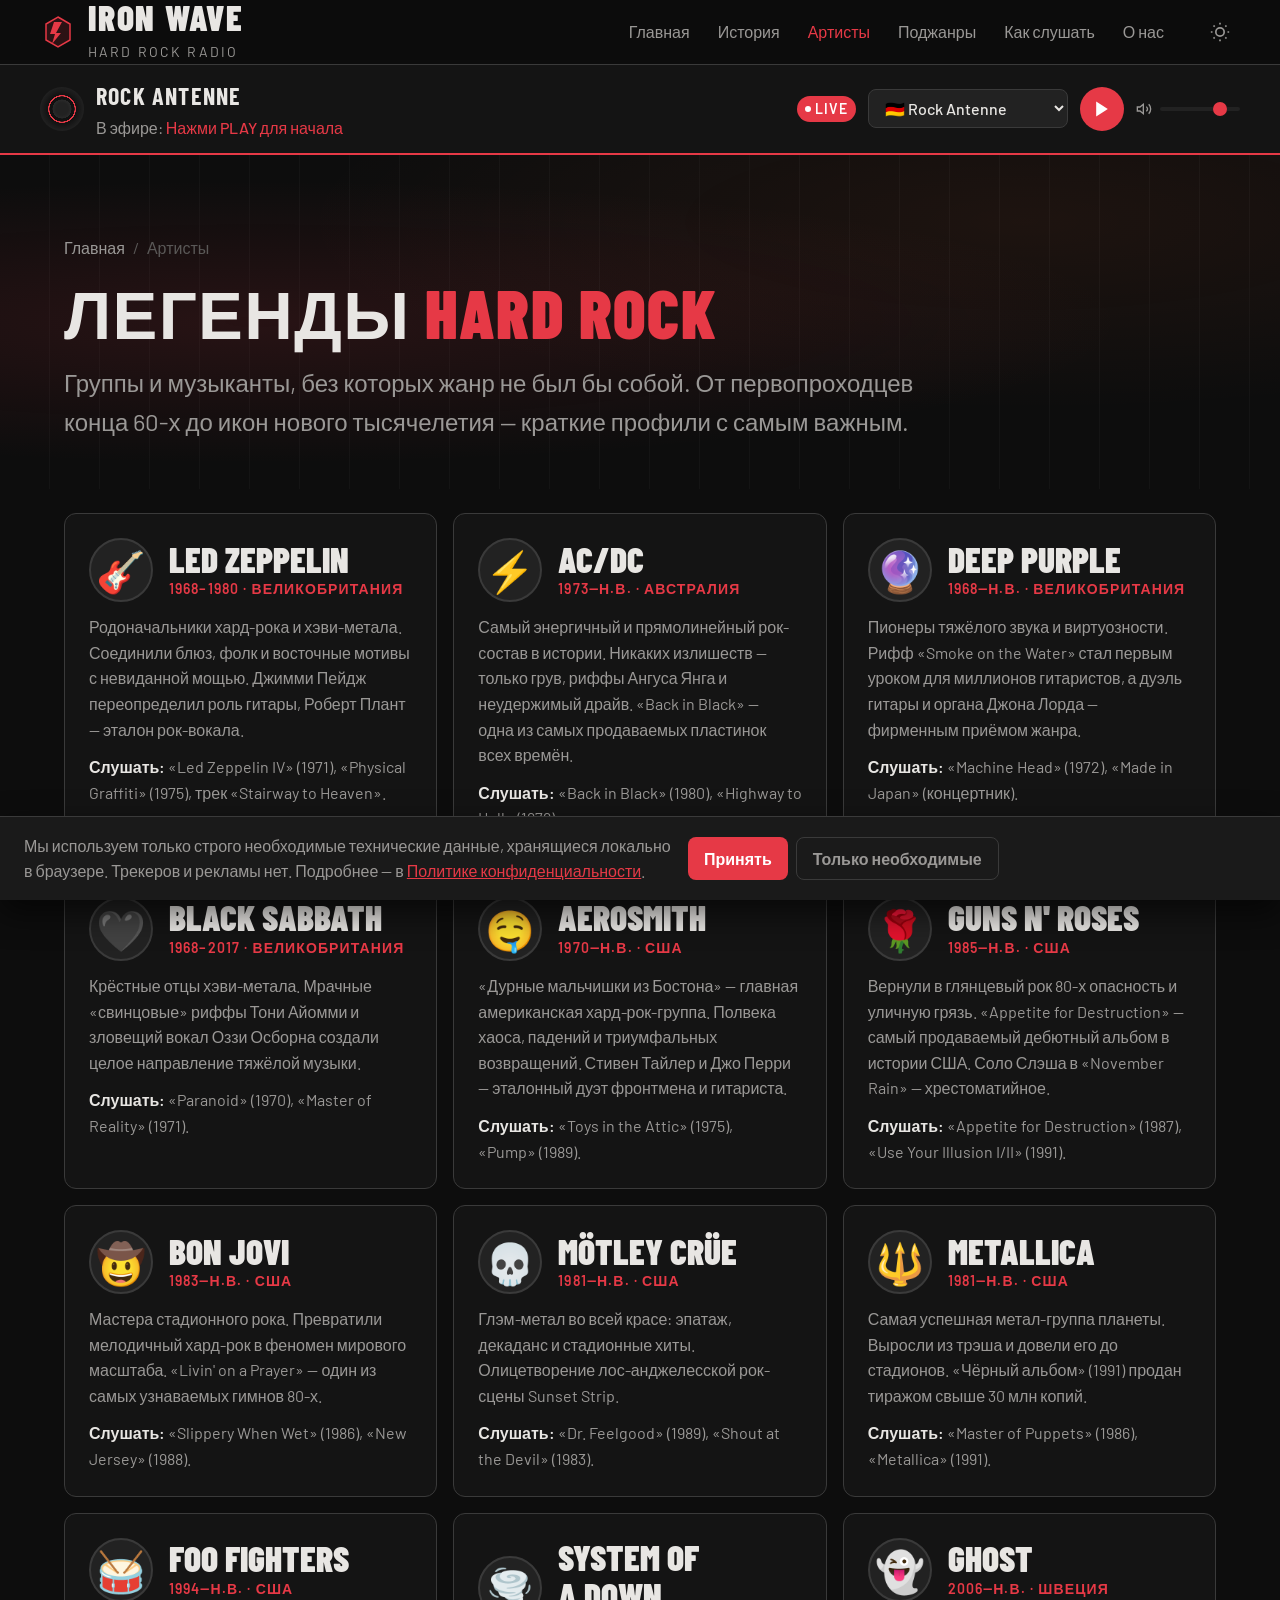
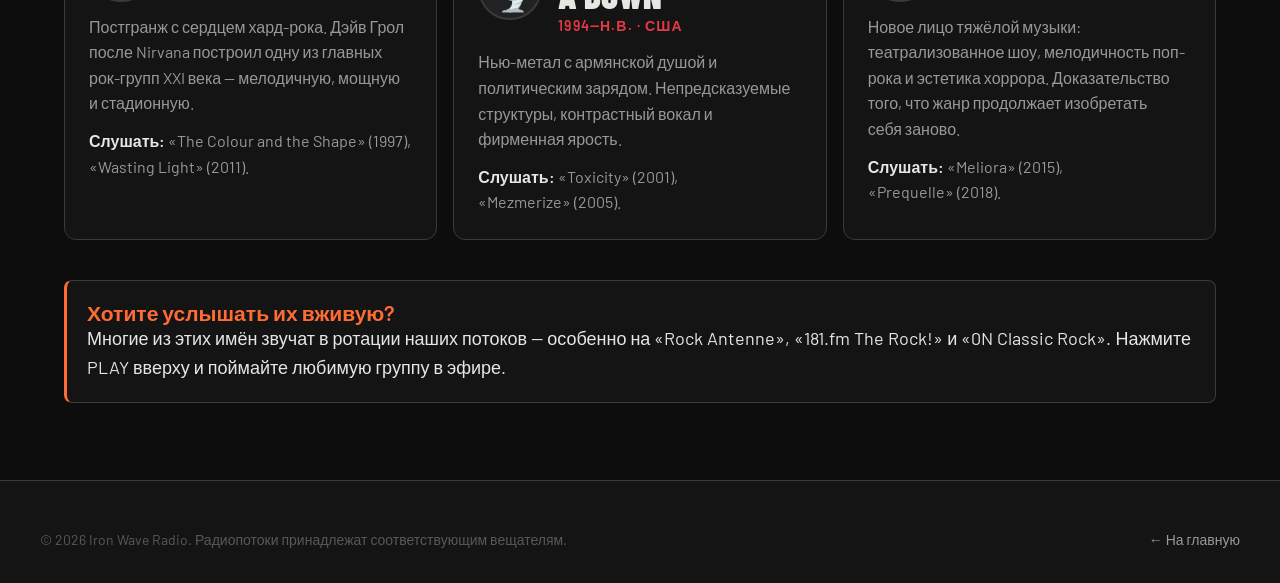
<file: artists.html>
<!DOCTYPE html>
<html lang="ru" data-theme="dark">
<head>
  <meta charset="UTF-8">
  <meta name="viewport" content="width=device-width, initial-scale=1.0">
  <title>Артисты Hard Rock — легенды и иконы жанра | Iron Wave Radio</title>
  <meta name="description" content="Подробные профили легенд хард-рока: Led Zeppelin, AC/DC, Deep Purple, Black Sabbath, Guns N' Roses, Metallica и другие. Годы, ключевые альбомы и вклад в жанр.">
  <link rel="canonical" href="https://hardrock.legendaryfm.uk/artists.html">
  <link rel="icon" type="image/svg+xml" href="data:image/svg+xml,%3Csvg xmlns='http://www.w3.org/2000/svg' viewBox='0 0 32 32'%3E%3Crect width='32' height='32' fill='%23111'/%3E%3Cpath d='M6 8 L6 24 L10 24 L10 17 L16 17 L16 24 L20 24 L20 8 L16 8 L16 14 L10 14 L10 8 Z' fill='%23e63946'/%3E%3Cpath d='M22 8 L22 24 L26 24 L26 8 Z' fill='%23e63946'/%3E%3C/svg%3E">
  <link rel="stylesheet" href="assets/fonts.css">
  <link rel="stylesheet" href="assets/styles.css">
  <script type="application/ld+json">
  {
    "@context": "https://schema.org",
    "@graph": [
      {
        "@type": "Article",
        "headline": "Артисты Hard Rock — легенды и иконы жанра",
        "description": "Подробные профили легенд хард-рока: Led Zeppelin, AC/DC, Deep Purple, Black Sabbath, Guns N' Roses, Metallica и другие.",
        "inLanguage": "ru",
        "image": "https://hardrock.legendaryfm.uk/assets/logo.svg",
        "dateModified": "2026-06-10",
        "mainEntityOfPage": "https://hardrock.legendaryfm.uk/artists.html",
        "author": { "@type": "Organization", "name": "Iron Wave Radio" },
        "publisher": {
          "@type": "Organization",
          "name": "Iron Wave Radio",
          "logo": { "@type": "ImageObject", "url": "https://hardrock.legendaryfm.uk/assets/logo.svg" }
        },
        "about": [
          { "@type": "MusicGroup", "name": "Led Zeppelin" },
          { "@type": "MusicGroup", "name": "AC/DC" },
          { "@type": "MusicGroup", "name": "Deep Purple" },
          { "@type": "MusicGroup", "name": "Black Sabbath" },
          { "@type": "MusicGroup", "name": "Guns N' Roses" },
          { "@type": "MusicGroup", "name": "Metallica" }
        ]
      },
      {
        "@type": "BreadcrumbList",
        "itemListElement": [
          { "@type": "ListItem", "position": 1, "name": "Главная", "item": "https://hardrock.legendaryfm.uk/" },
          { "@type": "ListItem", "position": 2, "name": "Артисты", "item": "https://hardrock.legendaryfm.uk/artists.html" }
        ]
      }
    ]
  }
  </script>
</head>
<body>

<a href="#main" class="btn btn-primary" style="position:absolute;top:-60px;left:var(--space-2);z-index:9999;" onfocus="this.style.top='var(--space-2)'" onblur="this.style.top='-60px'">Перейти к содержимому</a>

<div id="cookie-banner" role="dialog" aria-label="Уведомление о cookies">
  <p>Мы используем только строго необходимые технические данные, хранящиеся локально в браузере. Трекеров и рекламы нет. Подробнее — в <a href="about.html#privacy">Политике конфиденциальности</a>.</p>
  <div class="cookie-btns">
    <button class="btn btn-primary" onclick="acceptCookies()">Принять</button>
    <button class="btn btn-outline" onclick="closeCookieBanner()">Только необходимые</button>
  </div>
</div>

<header>
  <div class="header-inner">
    <a href="index.html" class="logo" aria-label="IRON WAVE RADIO — на главную">
      <svg width="36" height="36" viewBox="0 0 36 36" fill="none" aria-hidden="true">
        <path d="M18 3 L30 10 L30 26 L18 33 L6 26 L6 10 Z" fill="currentColor" opacity="0.15"/>
        <path d="M18 3 L30 10 L30 26 L18 33 L6 26 L6 10 Z" stroke="currentColor" stroke-width="1.5"/>
        <path d="M14 8 L22 8 L16 19 L21 19 L12 30 L15 20 L10 20 Z" fill="currentColor"/>
      </svg>
      <div><span class="logo-text">Iron Wave</span><span class="logo-sub">Hard Rock Radio</span></div>
    </a>
    <nav class="main-nav" aria-label="Основная навигация">
      <a href="index.html">Главная</a>
      <a href="history.html">История</a>
      <a href="artists.html" aria-current="page">Артисты</a>
      <a href="subgenres.html">Поджанры</a>
      <a href="guide.html">Как слушать</a>
      <a href="about.html">О нас</a>
    </nav>
    <div class="header-actions">
      <button id="theme-toggle" aria-label="Переключить тему"></button>
      <button class="hamburger" id="hamburger" aria-label="Меню" aria-expanded="false"><span></span><span></span><span></span></button>
    </div>
  </div>
</header>

<nav class="mobile-menu hidden" id="mobile-menu" aria-label="Мобильное меню">
  <a href="index.html">🏠 Главная</a>
  <a href="history.html">📖 История</a>
  <a href="artists.html">🎸 Артисты</a>
  <a href="subgenres.html">🎚️ Поджанры</a>
  <a href="guide.html">🎧 Как слушать</a>
  <a href="about.html">⚡ О нас</a>
</nav>

<div class="player-bar" role="region" aria-label="Плеер">
  <div class="player-inner">
    <div class="station-info">
      <div class="vinyl-icon" id="vinyl" aria-hidden="true"></div>
      <div>
        <div class="station-name" id="current-station-name">Rock Antenne</div>
        <div class="now-playing">В эфире: <span id="now-track">Нажми PLAY для начала</span></div>
      </div>
    </div>
    <div class="player-controls">
      <div class="live-badge"><div class="live-dot"></div>LIVE</div>
      <label class="sr-only" for="station-select">Выбор станции</label>
      <select id="station-select" class="station-select" aria-label="Выбор станции"></select>
      <button class="play-btn" id="play-btn" onclick="togglePlay()" aria-label="Воспроизвести / Остановить">
        <svg id="play-icon" width="20" height="20" viewBox="0 0 24 24" fill="currentColor"><polygon points="5,3 19,12 5,21"/></svg>
      </button>
      <div class="volume-wrap" aria-label="Громкость">
        <svg width="16" height="16" viewBox="0 0 24 24" fill="none" stroke="currentColor" stroke-width="2" aria-hidden="true">
          <polygon points="11 5 6 9 2 9 2 15 6 15 11 19 11 5"/>
          <path d="M19.07 4.93a10 10 0 0 1 0 14.14M15.54 8.46a5 5 0 0 1 0 7.07"/>
        </svg>
        <input type="range" id="volume" min="0" max="1" step="0.05" value="0.8" aria-label="Громкость">
      </div>
    </div>
  </div>
</div>
<audio id="radio-player" preload="none"></audio>

<main id="main">
  <section class="page-hero">
    <div class="hero-bg" aria-hidden="true"></div>
    <div class="container">
      <div class="breadcrumb"><a href="index.html">Главная</a><span>/</span>Артисты</div>
      <h1 class="page-title">Легенды <em>Hard Rock</em></h1>
      <p class="page-intro">Группы и музыканты, без которых жанр не был бы собой. От первопроходцев конца 60-х до икон нового тысячелетия — краткие профили с самым важным.</p>
    </div>
  </section>

  <section class="section" style="padding-top:0">
    <div class="container">
      <div class="info-grid">

        <article class="profile">
          <div class="profile-head"><div class="profile-emoji">🎸</div><div><h3>Led Zeppelin</h3><div class="meta">1968–1980 · Великобритания</div></div></div>
          <p>Родоначальники хард-рока и хэви-метала. Соединили блюз, фолк и восточные мотивы с невиданной мощью. Джимми Пейдж переопределил роль гитары, Роберт Плант — эталон рок-вокала.</p>
          <p class="essential"><strong>Слушать:</strong> «Led Zeppelin IV» (1971), «Physical Graffiti» (1975), трек «Stairway to Heaven».</p>
        </article>

        <article class="profile">
          <div class="profile-head"><div class="profile-emoji">⚡</div><div><h3>AC/DC</h3><div class="meta">1973—н.в. · Австралия</div></div></div>
          <p>Самый энергичный и прямолинейный рок-состав в истории. Никаких излишеств — только грув, риффы Ангуса Янга и неудержимый драйв. «Back in Black» — одна из самых продаваемых пластинок всех времён.</p>
          <p class="essential"><strong>Слушать:</strong> «Back in Black» (1980), «Highway to Hell» (1979).</p>
        </article>

        <article class="profile">
          <div class="profile-head"><div class="profile-emoji">🔮</div><div><h3>Deep Purple</h3><div class="meta">1968—н.в. · Великобритания</div></div></div>
          <p>Пионеры тяжёлого звука и виртуозности. Рифф «Smoke on the Water» стал первым уроком для миллионов гитаристов, а дуэль гитары и органа Джона Лорда — фирменным приёмом жанра.</p>
          <p class="essential"><strong>Слушать:</strong> «Machine Head» (1972), «Made in Japan» (концертник).</p>
        </article>

        <article class="profile">
          <div class="profile-head"><div class="profile-emoji">🖤</div><div><h3>Black Sabbath</h3><div class="meta">1968–2017 · Великобритания</div></div></div>
          <p>Крёстные отцы хэви-метала. Мрачные «свинцовые» риффы Тони Айомми и зловещий вокал Оззи Осборна создали целое направление тяжёлой музыки.</p>
          <p class="essential"><strong>Слушать:</strong> «Paranoid» (1970), «Master of Reality» (1971).</p>
        </article>

        <article class="profile">
          <div class="profile-head"><div class="profile-emoji">🤤</div><div><h3>Aerosmith</h3><div class="meta">1970—н.в. · США</div></div></div>
          <p>«Дурные мальчишки из Бостона» — главная американская хард-рок-группа. Полвека хаоса, падений и триумфальных возвращений. Стивен Тайлер и Джо Перри — эталонный дуэт фронтмена и гитариста.</p>
          <p class="essential"><strong>Слушать:</strong> «Toys in the Attic» (1975), «Pump» (1989).</p>
        </article>

        <article class="profile">
          <div class="profile-head"><div class="profile-emoji">🌹</div><div><h3>Guns N' Roses</h3><div class="meta">1985—н.в. · США</div></div></div>
          <p>Вернули в глянцевый рок 80-х опасность и уличную грязь. «Appetite for Destruction» — самый продаваемый дебютный альбом в истории США. Соло Слэша в «November Rain» — хрестоматийное.</p>
          <p class="essential"><strong>Слушать:</strong> «Appetite for Destruction» (1987), «Use Your Illusion I/II» (1991).</p>
        </article>

        <article class="profile">
          <div class="profile-head"><div class="profile-emoji">🤠</div><div><h3>Bon Jovi</h3><div class="meta">1983—н.в. · США</div></div></div>
          <p>Мастера стадионного рока. Превратили мелодичный хард-рок в феномен мирового масштаба. «Livin' on a Prayer» — один из самых узнаваемых гимнов 80-х.</p>
          <p class="essential"><strong>Слушать:</strong> «Slippery When Wet» (1986), «New Jersey» (1988).</p>
        </article>

        <article class="profile">
          <div class="profile-head"><div class="profile-emoji">💀</div><div><h3>Mötley Crüe</h3><div class="meta">1981—н.в. · США</div></div></div>
          <p>Глэм-метал во всей красе: эпатаж, декаданс и стадионные хиты. Олицетворение лос-анджелесской рок-сцены Sunset Strip.</p>
          <p class="essential"><strong>Слушать:</strong> «Dr. Feelgood» (1989), «Shout at the Devil» (1983).</p>
        </article>

        <article class="profile">
          <div class="profile-head"><div class="profile-emoji">🔱</div><div><h3>Metallica</h3><div class="meta">1981—н.в. · США</div></div></div>
          <p>Самая успешная метал-группа планеты. Выросли из трэша и довели его до стадионов. «Чёрный альбом» (1991) продан тиражом свыше 30 млн копий.</p>
          <p class="essential"><strong>Слушать:</strong> «Master of Puppets» (1986), «Metallica» (1991).</p>
        </article>

        <article class="profile">
          <div class="profile-head"><div class="profile-emoji">🥁</div><div><h3>Foo Fighters</h3><div class="meta">1994—н.в. · США</div></div></div>
          <p>Постгранж с сердцем хард-рока. Дэйв Грол после Nirvana построил одну из главных рок-групп XXI века — мелодичную, мощную и стадионную.</p>
          <p class="essential"><strong>Слушать:</strong> «The Colour and the Shape» (1997), «Wasting Light» (2011).</p>
        </article>

        <article class="profile">
          <div class="profile-head"><div class="profile-emoji">🌪️</div><div><h3>System of a Down</h3><div class="meta">1994—н.в. · США</div></div></div>
          <p>Нью-метал с армянской душой и политическим зарядом. Непредсказуемые структуры, контрастный вокал и фирменная ярость.</p>
          <p class="essential"><strong>Слушать:</strong> «Toxicity» (2001), «Mezmerize» (2005).</p>
        </article>

        <article class="profile">
          <div class="profile-head"><div class="profile-emoji">👻</div><div><h3>Ghost</h3><div class="meta">2006—н.в. · Швеция</div></div></div>
          <p>Новое лицо тяжёлой музыки: театрализованное шоу, мелодичность поп-рока и эстетика хоррора. Доказательство того, что жанр продолжает изобретать себя заново.</p>
          <p class="essential"><strong>Слушать:</strong> «Meliora» (2015), «Prequelle» (2018).</p>
        </article>

      </div>

      <div class="callout" style="margin-top:var(--space-10)"><h3>Хотите услышать их вживую?</h3><p>Многие из этих имён звучат в ротации наших потоков — особенно на «Rock Antenne», «181.fm The Rock!» и «0N Classic Rock». Нажмите PLAY вверху и поймайте любимую группу в эфире.</p></div>
    </div>
  </section>
</main>

<footer>
  <div class="footer-inner">
    <div class="footer-bottom" style="border-top:none;padding-top:0">
      <p>© <span data-year>2026</span> Iron Wave Radio. Радиопотоки принадлежат соответствующим вещателям.</p>
      <p><a href="index.html" style="color:var(--color-text-muted);text-decoration:none">← На главную</a></p>
    </div>
  </div>
</footer>

<script src="assets/app.js"></script>
</body>
</html>
</file>
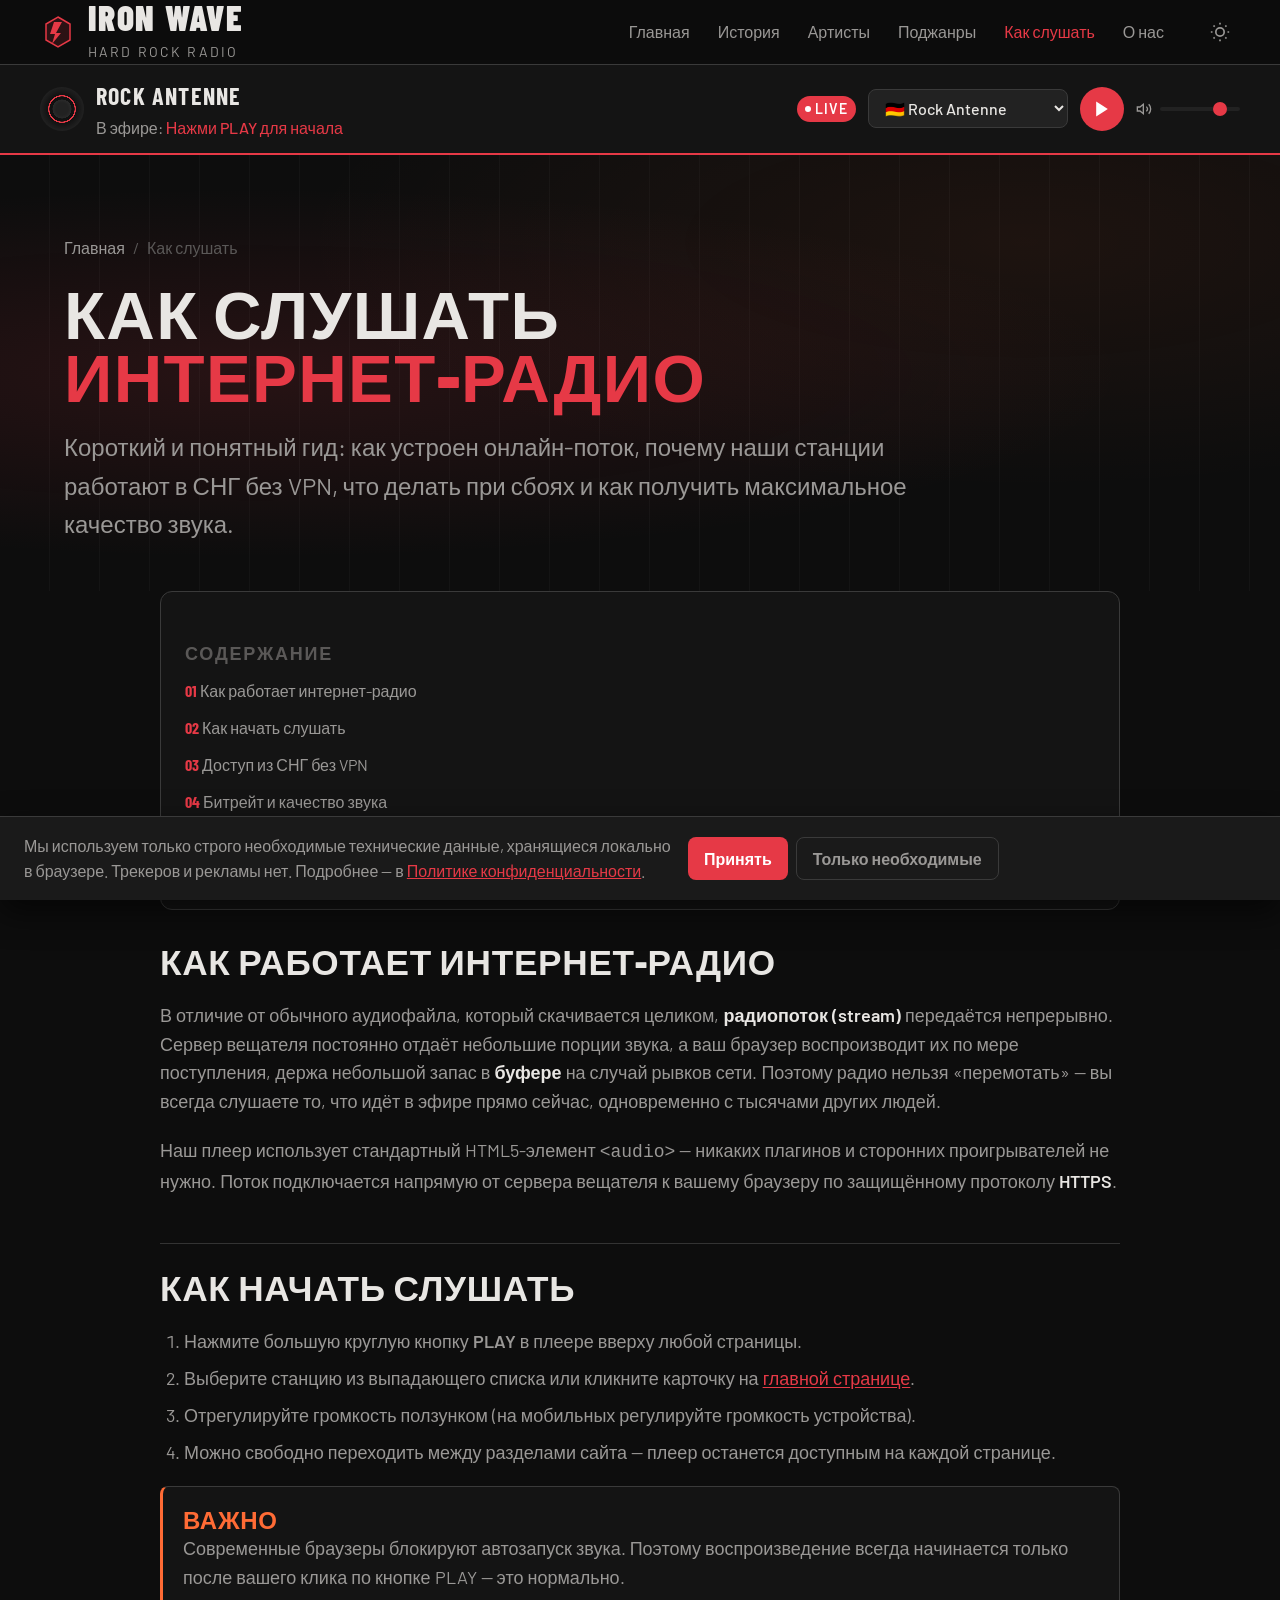
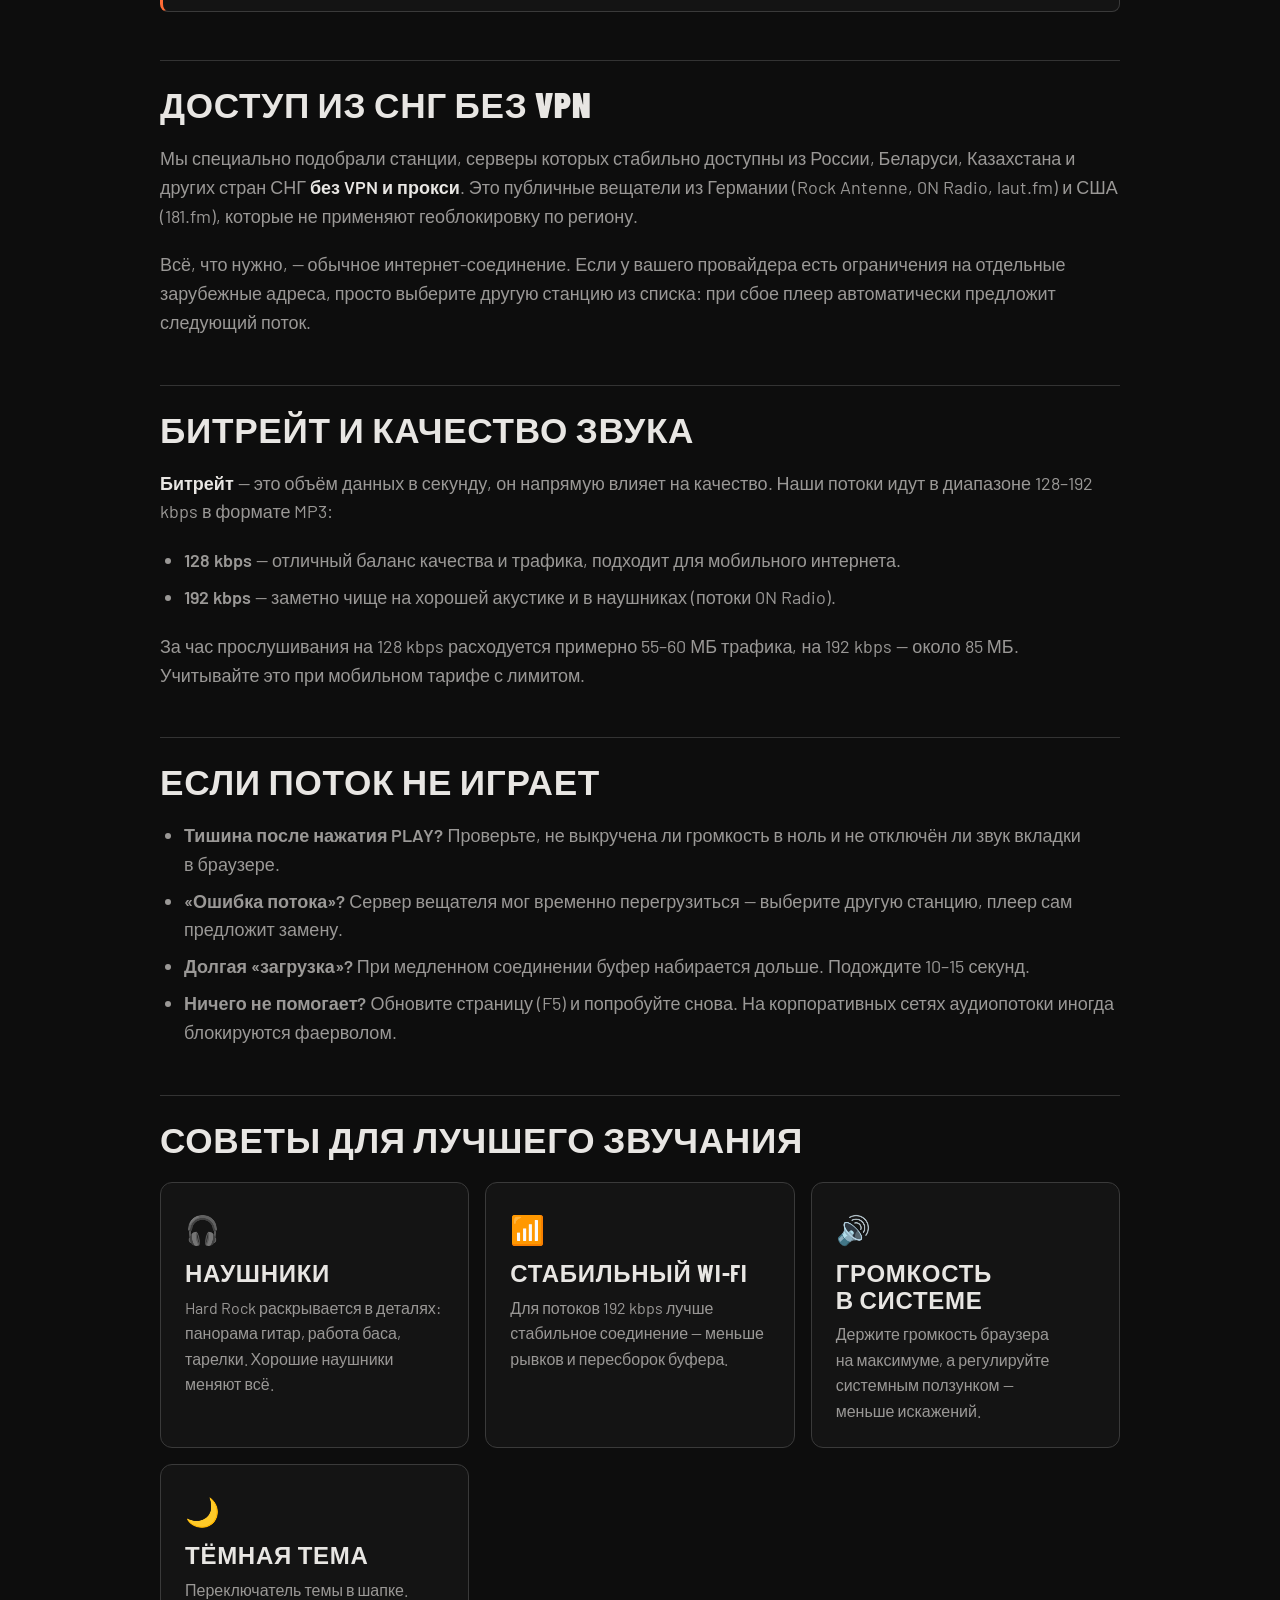
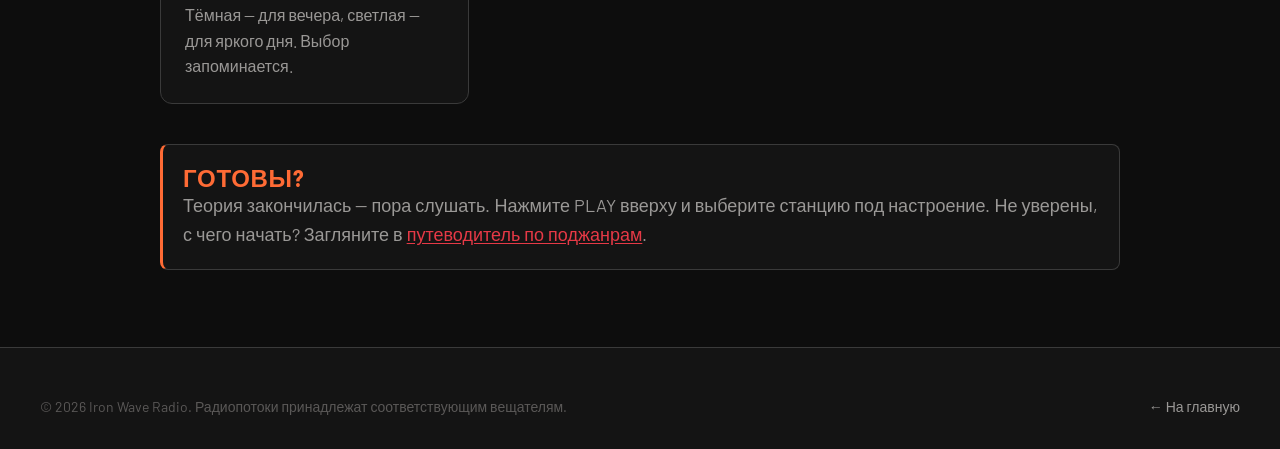
<file: guide.html>
<!DOCTYPE html>
<html lang="ru" data-theme="dark">
<head>
  <meta charset="UTF-8">
  <meta name="viewport" content="width=device-width, initial-scale=1.0">
  <title>Как слушать интернет-радио — гид для новичков | Iron Wave Radio</title>
  <meta name="description" content="Как работает интернет-радио, что такое битрейт и буферизация, как слушать без VPN в СНГ, что делать если поток не играет, и как получить лучший звук.">
  <link rel="canonical" href="https://hardrock.legendaryfm.uk/guide.html">
  <link rel="icon" type="image/svg+xml" href="data:image/svg+xml,%3Csvg xmlns='http://www.w3.org/2000/svg' viewBox='0 0 32 32'%3E%3Crect width='32' height='32' fill='%23111'/%3E%3Cpath d='M6 8 L6 24 L10 24 L10 17 L16 17 L16 24 L20 24 L20 8 L16 8 L16 14 L10 14 L10 8 Z' fill='%23e63946'/%3E%3Cpath d='M22 8 L22 24 L26 24 L26 8 Z' fill='%23e63946'/%3E%3C/svg%3E">
  <link rel="stylesheet" href="assets/fonts.css">
  <link rel="stylesheet" href="assets/styles.css">
  <script type="application/ld+json">
  {
    "@context": "https://schema.org",
    "@graph": [
      {
        "@type": "Article",
        "headline": "Как слушать интернет-радио — гид для новичков",
        "description": "Как работает интернет-радио, что такое битрейт и буферизация, как слушать без VPN в СНГ и что делать, если поток не играет.",
        "inLanguage": "ru",
        "image": "https://hardrock.legendaryfm.uk/assets/logo.svg",
        "dateModified": "2026-06-10",
        "mainEntityOfPage": "https://hardrock.legendaryfm.uk/guide.html",
        "author": { "@type": "Organization", "name": "Iron Wave Radio" },
        "publisher": {
          "@type": "Organization",
          "name": "Iron Wave Radio",
          "logo": { "@type": "ImageObject", "url": "https://hardrock.legendaryfm.uk/assets/logo.svg" }
        }
      },
      {
        "@type": "BreadcrumbList",
        "itemListElement": [
          { "@type": "ListItem", "position": 1, "name": "Главная", "item": "https://hardrock.legendaryfm.uk/" },
          { "@type": "ListItem", "position": 2, "name": "Как слушать", "item": "https://hardrock.legendaryfm.uk/guide.html" }
        ]
      }
    ]
  }
  </script>
</head>
<body>

<a href="#main" class="btn btn-primary" style="position:absolute;top:-60px;left:var(--space-2);z-index:9999;" onfocus="this.style.top='var(--space-2)'" onblur="this.style.top='-60px'">Перейти к содержимому</a>

<div id="cookie-banner" role="dialog" aria-label="Уведомление о cookies">
  <p>Мы используем только строго необходимые технические данные, хранящиеся локально в браузере. Трекеров и рекламы нет. Подробнее — в <a href="about.html#privacy">Политике конфиденциальности</a>.</p>
  <div class="cookie-btns">
    <button class="btn btn-primary" onclick="acceptCookies()">Принять</button>
    <button class="btn btn-outline" onclick="closeCookieBanner()">Только необходимые</button>
  </div>
</div>

<header>
  <div class="header-inner">
    <a href="index.html" class="logo" aria-label="IRON WAVE RADIO — на главную">
      <svg width="36" height="36" viewBox="0 0 36 36" fill="none" aria-hidden="true">
        <path d="M18 3 L30 10 L30 26 L18 33 L6 26 L6 10 Z" fill="currentColor" opacity="0.15"/>
        <path d="M18 3 L30 10 L30 26 L18 33 L6 26 L6 10 Z" stroke="currentColor" stroke-width="1.5"/>
        <path d="M14 8 L22 8 L16 19 L21 19 L12 30 L15 20 L10 20 Z" fill="currentColor"/>
      </svg>
      <div><span class="logo-text">Iron Wave</span><span class="logo-sub">Hard Rock Radio</span></div>
    </a>
    <nav class="main-nav" aria-label="Основная навигация">
      <a href="index.html">Главная</a>
      <a href="history.html">История</a>
      <a href="artists.html">Артисты</a>
      <a href="subgenres.html">Поджанры</a>
      <a href="guide.html" aria-current="page">Как слушать</a>
      <a href="about.html">О нас</a>
    </nav>
    <div class="header-actions">
      <button id="theme-toggle" aria-label="Переключить тему"></button>
      <button class="hamburger" id="hamburger" aria-label="Меню" aria-expanded="false"><span></span><span></span><span></span></button>
    </div>
  </div>
</header>

<nav class="mobile-menu hidden" id="mobile-menu" aria-label="Мобильное меню">
  <a href="index.html">🏠 Главная</a>
  <a href="history.html">📖 История</a>
  <a href="artists.html">🎸 Артисты</a>
  <a href="subgenres.html">🎚️ Поджанры</a>
  <a href="guide.html">🎧 Как слушать</a>
  <a href="about.html">⚡ О нас</a>
</nav>

<div class="player-bar" role="region" aria-label="Плеер">
  <div class="player-inner">
    <div class="station-info">
      <div class="vinyl-icon" id="vinyl" aria-hidden="true"></div>
      <div>
        <div class="station-name" id="current-station-name">Rock Antenne</div>
        <div class="now-playing">В эфире: <span id="now-track">Нажми PLAY для начала</span></div>
      </div>
    </div>
    <div class="player-controls">
      <div class="live-badge"><div class="live-dot"></div>LIVE</div>
      <label class="sr-only" for="station-select">Выбор станции</label>
      <select id="station-select" class="station-select" aria-label="Выбор станции"></select>
      <button class="play-btn" id="play-btn" onclick="togglePlay()" aria-label="Воспроизвести / Остановить">
        <svg id="play-icon" width="20" height="20" viewBox="0 0 24 24" fill="currentColor"><polygon points="5,3 19,12 5,21"/></svg>
      </button>
      <div class="volume-wrap" aria-label="Громкость">
        <svg width="16" height="16" viewBox="0 0 24 24" fill="none" stroke="currentColor" stroke-width="2" aria-hidden="true">
          <polygon points="11 5 6 9 2 9 2 15 6 15 11 19 11 5"/>
          <path d="M19.07 4.93a10 10 0 0 1 0 14.14M15.54 8.46a5 5 0 0 1 0 7.07"/>
        </svg>
        <input type="range" id="volume" min="0" max="1" step="0.05" value="0.8" aria-label="Громкость">
      </div>
    </div>
  </div>
</div>
<audio id="radio-player" preload="none"></audio>

<main id="main">
  <section class="page-hero">
    <div class="hero-bg" aria-hidden="true"></div>
    <div class="container">
      <div class="breadcrumb"><a href="index.html">Главная</a><span>/</span>Как слушать</div>
      <h1 class="page-title">Как слушать <em>интернет-радио</em></h1>
      <p class="page-intro">Короткий и понятный гид: как устроен онлайн-поток, почему наши станции работают в СНГ без VPN, что делать при сбоях и как получить максимальное качество звука.</p>
    </div>
  </section>

  <section class="section" style="padding-top:0">
    <div class="container">
      <article class="prose">
        <nav class="toc" aria-label="Содержание">
          <h2>Содержание</h2>
          <ol>
            <li><a href="#how">Как работает интернет-радио</a></li>
            <li><a href="#start">Как начать слушать</a></li>
            <li><a href="#cis">Доступ из СНГ без VPN</a></li>
            <li><a href="#quality">Битрейт и качество звука</a></li>
            <li><a href="#trouble">Если поток не играет</a></li>
            <li><a href="#tips">Советы для лучшего звучания</a></li>
          </ol>
        </nav>

        <h2 id="how">Как работает интернет-радио</h2>
        <p>В отличие от обычного аудиофайла, который скачивается целиком, <strong>радиопоток (stream)</strong> передаётся непрерывно. Сервер вещателя постоянно отдаёт небольшие порции звука, а ваш браузер воспроизводит их по мере поступления, держа небольшой запас в <strong>буфере</strong> на случай рывков сети. Поэтому радио нельзя «перемотать» — вы всегда слушаете то, что идёт в эфире прямо сейчас, одновременно с тысячами других людей.</p>
        <p>Наш плеер использует стандартный HTML5-элемент <code>&lt;audio&gt;</code> — никаких плагинов и сторонних проигрывателей не нужно. Поток подключается напрямую от сервера вещателя к вашему браузеру по защищённому протоколу <strong>HTTPS</strong>.</p>

        <h2 id="start">Как начать слушать</h2>
        <ol>
          <li>Нажмите большую круглую кнопку <strong>PLAY</strong> в плеере вверху любой страницы.</li>
          <li>Выберите станцию из выпадающего списка или кликните карточку на <a href="index.html#streams">главной странице</a>.</li>
          <li>Отрегулируйте громкость ползунком (на мобильных регулируйте громкость устройства).</li>
          <li>Можно свободно переходить между разделами сайта — плеер останется доступным на каждой странице.</li>
        </ol>
        <div class="callout"><h3>Важно</h3><p>Современные браузеры блокируют автозапуск звука. Поэтому воспроизведение всегда начинается только после вашего клика по кнопке PLAY — это нормально.</p></div>

        <h2 id="cis">Доступ из СНГ без VPN</h2>
        <p>Мы специально подобрали станции, серверы которых стабильно доступны из России, Беларуси, Казахстана и других стран СНГ <strong>без VPN и прокси</strong>. Это публичные вещатели из Германии (Rock Antenne, 0N Radio, laut.fm) и США (181.fm), которые не применяют геоблокировку по региону.</p>
        <p>Всё, что нужно, — обычное интернет-соединение. Если у вашего провайдера есть ограничения на отдельные зарубежные адреса, просто выберите другую станцию из списка: при сбое плеер автоматически предложит следующий поток.</p>

        <h2 id="quality">Битрейт и качество звука</h2>
        <p><strong>Битрейт</strong> — это объём данных в секунду, он напрямую влияет на качество. Наши потоки идут в диапазоне 128–192 kbps в формате MP3:</p>
        <ul>
          <li><strong>128 kbps</strong> — отличный баланс качества и трафика, подходит для мобильного интернета.</li>
          <li><strong>192 kbps</strong> — заметно чище на хорошей акустике и в наушниках (потоки 0N Radio).</li>
        </ul>
        <p>За час прослушивания на 128 kbps расходуется примерно 55–60 МБ трафика, на 192 kbps — около 85 МБ. Учитывайте это при мобильном тарифе с лимитом.</p>

        <h2 id="trouble">Если поток не играет</h2>
        <ul>
          <li><strong>Тишина после нажатия PLAY?</strong> Проверьте, не выкручена ли громкость в ноль и не отключён ли звук вкладки в браузере.</li>
          <li><strong>«Ошибка потока»?</strong> Сервер вещателя мог временно перегрузиться — выберите другую станцию, плеер сам предложит замену.</li>
          <li><strong>Долгая «загрузка»?</strong> При медленном соединении буфер набирается дольше. Подождите 10–15 секунд.</li>
          <li><strong>Ничего не помогает?</strong> Обновите страницу (F5) и попробуйте снова. На корпоративных сетях аудиопотоки иногда блокируются фаерволом.</li>
        </ul>

        <h2 id="tips">Советы для лучшего звучания</h2>
        <div class="info-grid">
          <div class="info-card"><div class="ic-emoji">🎧</div><h3>Наушники</h3><p>Hard Rock раскрывается в деталях: панорама гитар, работа баса, тарелки. Хорошие наушники меняют всё.</p></div>
          <div class="info-card"><div class="ic-emoji">📶</div><h3>Стабильный Wi-Fi</h3><p>Для потоков 192 kbps лучше стабильное соединение — меньше рывков и пересборок буфера.</p></div>
          <div class="info-card"><div class="ic-emoji">🔊</div><h3>Громкость в системе</h3><p>Держите громкость браузера на максимуме, а регулируйте системным ползунком — меньше искажений.</p></div>
          <div class="info-card"><div class="ic-emoji">🌙</div><h3>Тёмная тема</h3><p>Переключатель темы в шапке. Тёмная — для вечера, светлая — для яркого дня. Выбор запоминается.</p></div>
        </div>

        <div class="callout" style="margin-top:var(--space-10)"><h3>Готовы?</h3><p>Теория закончилась — пора слушать. Нажмите PLAY вверху и выберите станцию под настроение. Не уверены, с чего начать? Загляните в <a href="subgenres.html">путеводитель по поджанрам</a>.</p></div>
      </article>
    </div>
  </section>
</main>

<footer>
  <div class="footer-inner">
    <div class="footer-bottom" style="border-top:none;padding-top:0">
      <p>© <span data-year>2026</span> Iron Wave Radio. Радиопотоки принадлежат соответствующим вещателям.</p>
      <p><a href="index.html" style="color:var(--color-text-muted);text-decoration:none">← На главную</a></p>
    </div>
  </div>
</footer>

<script src="assets/app.js"></script>
</body>
</html>
</file>
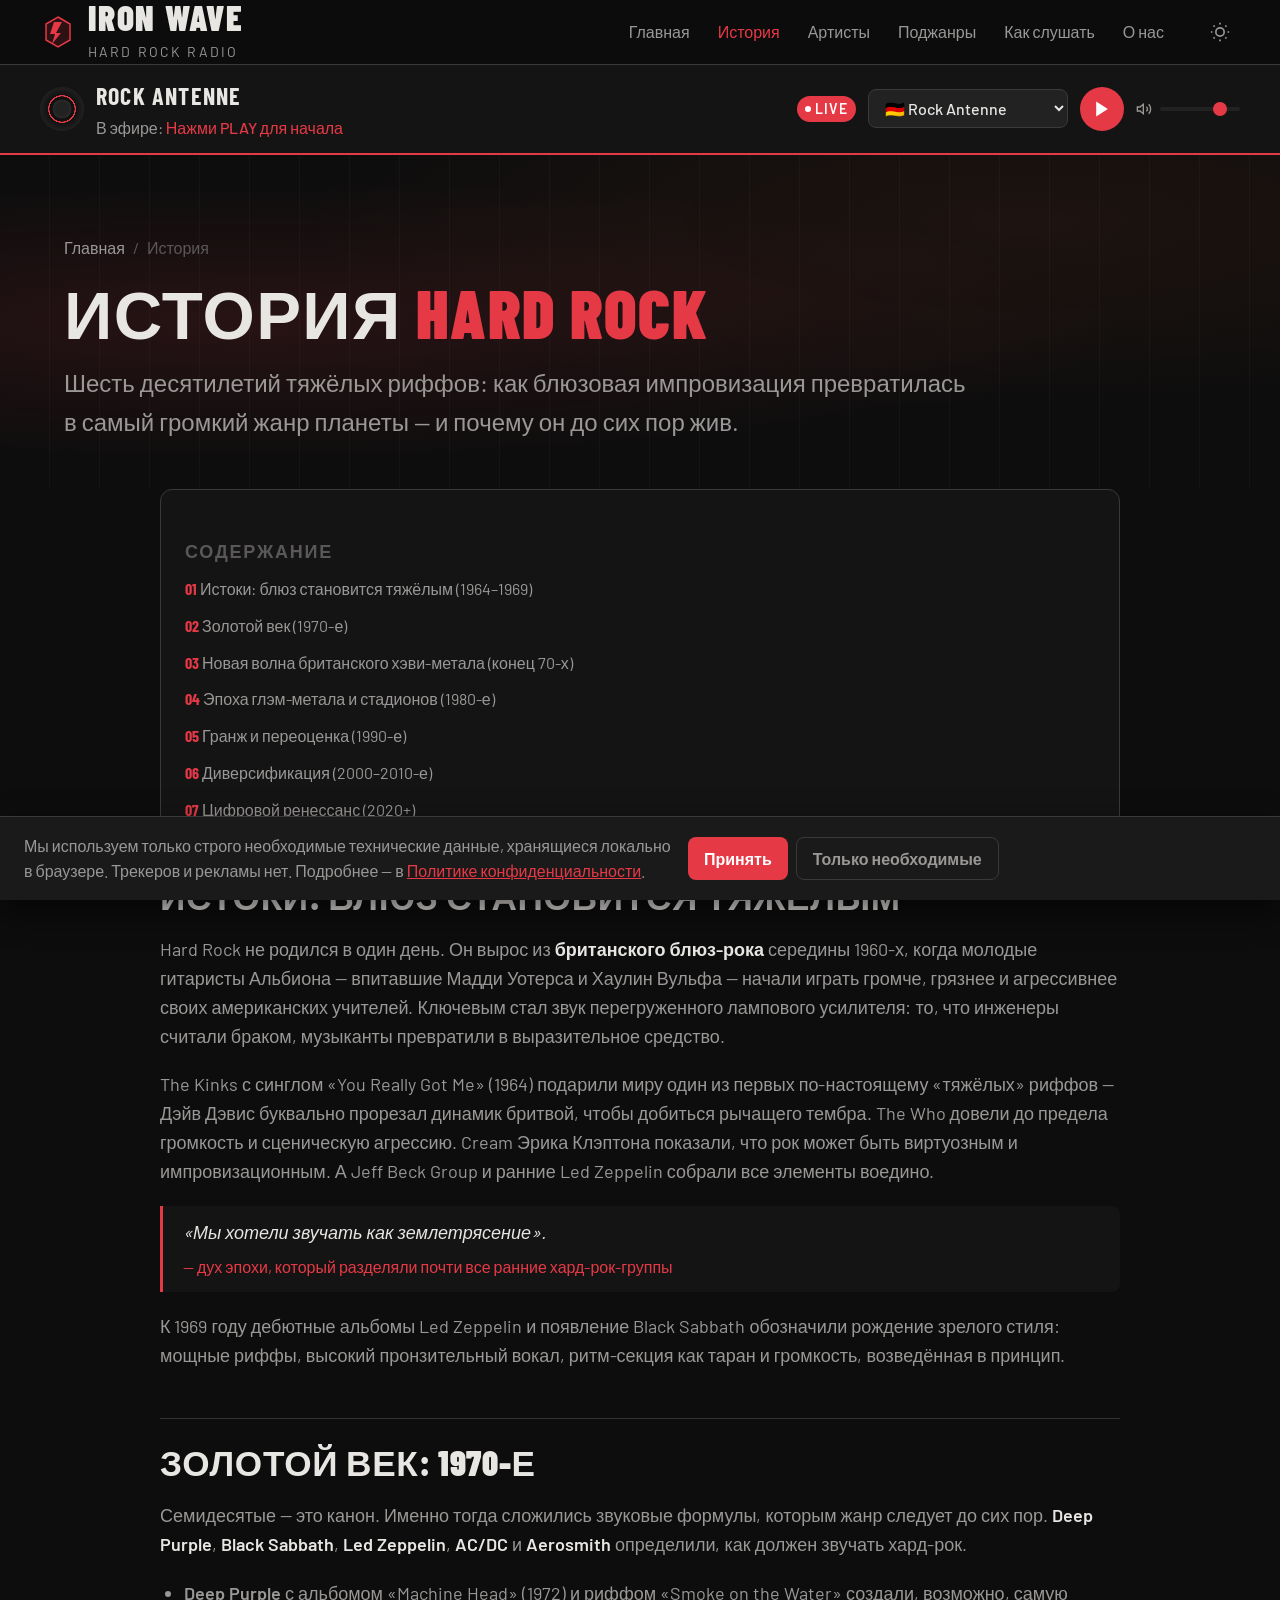
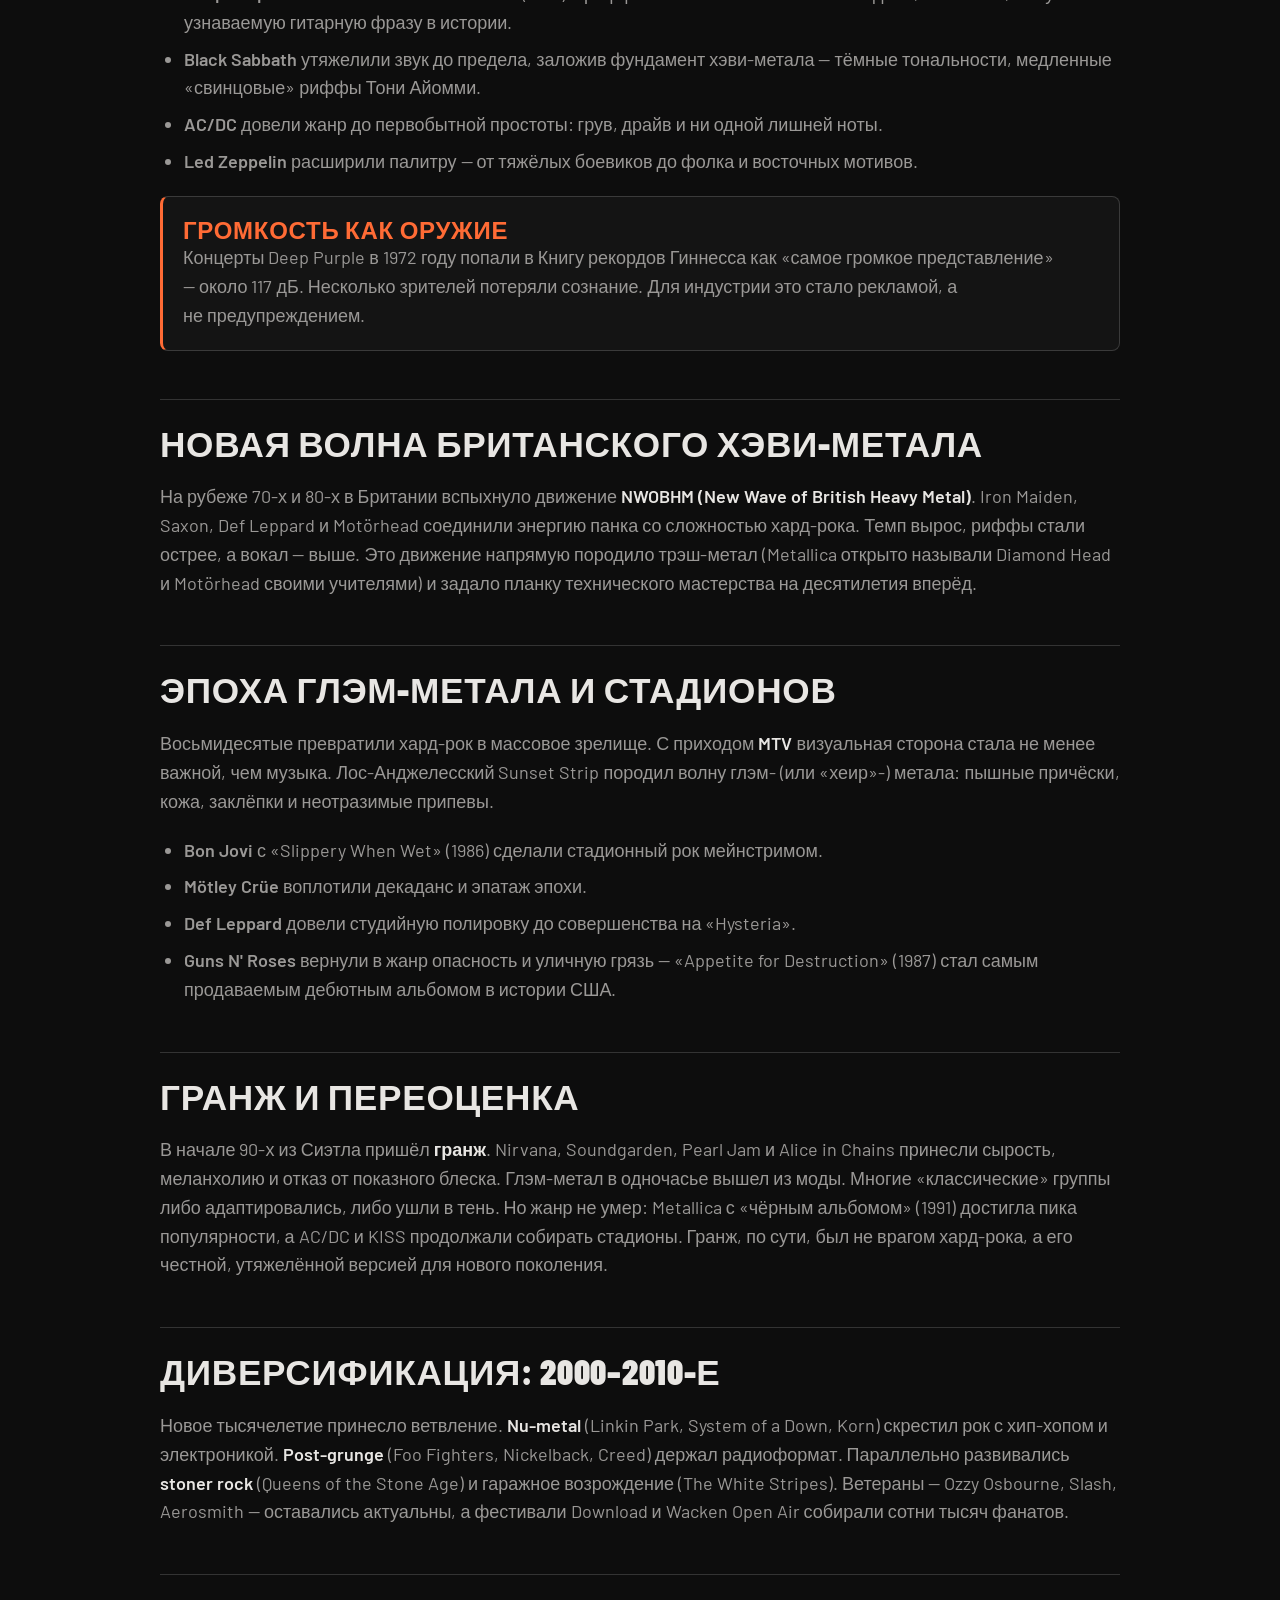
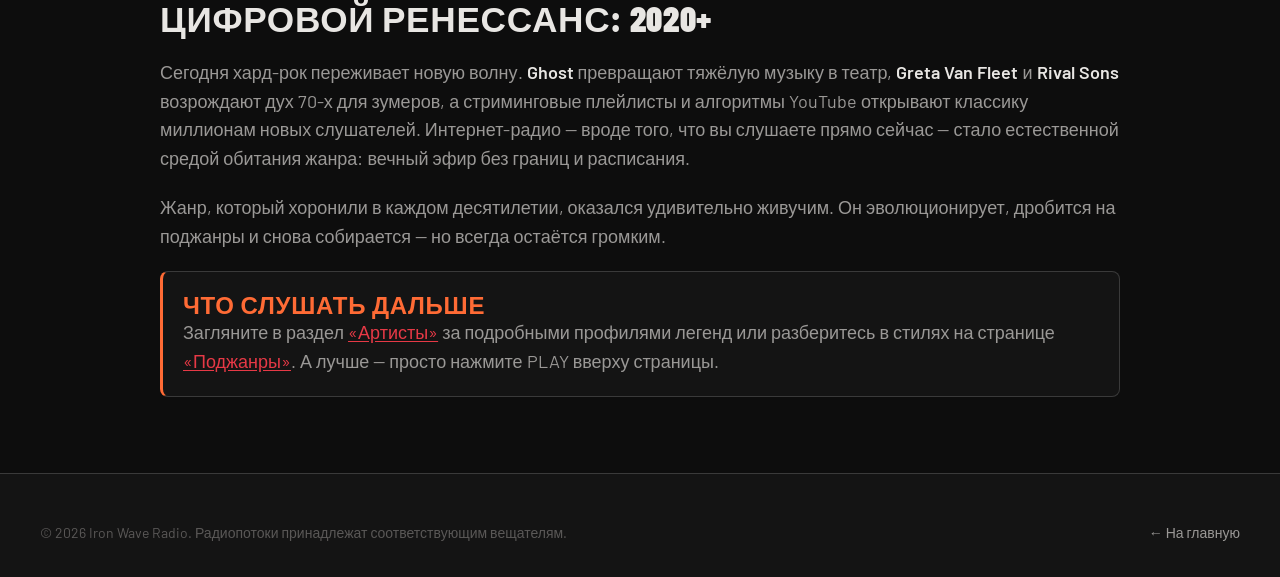
<file: history.html>
<!DOCTYPE html>
<html lang="ru" data-theme="dark">
<head>
  <meta charset="UTF-8">
  <meta name="viewport" content="width=device-width, initial-scale=1.0">
  <title>История Hard Rock — от Led Zeppelin до цифровой эпохи | Iron Wave Radio</title>
  <meta name="description" content="Полная история жанра Hard Rock: рождение в конце 60-х, золотой век 70-х, NWOBHM, эпоха глэм-метала, гранж и цифровой ренессанс. Хронология, ключевые альбомы и группы.">
  <link rel="canonical" href="https://hardrock.legendaryfm.uk/history.html">
  <link rel="icon" type="image/svg+xml" href="data:image/svg+xml,%3Csvg xmlns='http://www.w3.org/2000/svg' viewBox='0 0 32 32'%3E%3Crect width='32' height='32' fill='%23111'/%3E%3Cpath d='M6 8 L6 24 L10 24 L10 17 L16 17 L16 24 L20 24 L20 8 L16 8 L16 14 L10 14 L10 8 Z' fill='%23e63946'/%3E%3Cpath d='M22 8 L22 24 L26 24 L26 8 Z' fill='%23e63946'/%3E%3C/svg%3E">
  <link rel="stylesheet" href="assets/fonts.css">
  <link rel="stylesheet" href="assets/styles.css">
  <script type="application/ld+json">
  {
    "@context": "https://schema.org",
    "@graph": [
      {
        "@type": "Article",
        "headline": "История Hard Rock — от Led Zeppelin до цифровой эпохи",
        "description": "Полная история жанра Hard Rock: рождение в конце 60-х, золотой век 70-х, NWOBHM, эпоха глэм-метала, гранж и цифровой ренессанс.",
        "inLanguage": "ru",
        "image": "https://hardrock.legendaryfm.uk/assets/logo.svg",
        "dateModified": "2026-06-10",
        "mainEntityOfPage": "https://hardrock.legendaryfm.uk/history.html",
        "author": { "@type": "Organization", "name": "Iron Wave Radio" },
        "publisher": {
          "@type": "Organization",
          "name": "Iron Wave Radio",
          "logo": { "@type": "ImageObject", "url": "https://hardrock.legendaryfm.uk/assets/logo.svg" }
        }
      },
      {
        "@type": "BreadcrumbList",
        "itemListElement": [
          { "@type": "ListItem", "position": 1, "name": "Главная", "item": "https://hardrock.legendaryfm.uk/" },
          { "@type": "ListItem", "position": 2, "name": "История", "item": "https://hardrock.legendaryfm.uk/history.html" }
        ]
      }
    ]
  }
  </script>
</head>
<body>

<a href="#main" class="btn btn-primary" style="position:absolute;top:-60px;left:var(--space-2);z-index:9999;" onfocus="this.style.top='var(--space-2)'" onblur="this.style.top='-60px'">Перейти к содержимому</a>

<div id="cookie-banner" role="dialog" aria-label="Уведомление о cookies">
  <p>Мы используем только строго необходимые технические данные, хранящиеся локально в браузере. Трекеров и рекламы нет. Подробнее — в <a href="about.html#privacy">Политике конфиденциальности</a>.</p>
  <div class="cookie-btns">
    <button class="btn btn-primary" onclick="acceptCookies()">Принять</button>
    <button class="btn btn-outline" onclick="closeCookieBanner()">Только необходимые</button>
  </div>
</div>

<header>
  <div class="header-inner">
    <a href="index.html" class="logo" aria-label="IRON WAVE RADIO — на главную">
      <svg width="36" height="36" viewBox="0 0 36 36" fill="none" aria-hidden="true">
        <path d="M18 3 L30 10 L30 26 L18 33 L6 26 L6 10 Z" fill="currentColor" opacity="0.15"/>
        <path d="M18 3 L30 10 L30 26 L18 33 L6 26 L6 10 Z" stroke="currentColor" stroke-width="1.5"/>
        <path d="M14 8 L22 8 L16 19 L21 19 L12 30 L15 20 L10 20 Z" fill="currentColor"/>
      </svg>
      <div><span class="logo-text">Iron Wave</span><span class="logo-sub">Hard Rock Radio</span></div>
    </a>
    <nav class="main-nav" aria-label="Основная навигация">
      <a href="index.html">Главная</a>
      <a href="history.html" aria-current="page">История</a>
      <a href="artists.html">Артисты</a>
      <a href="subgenres.html">Поджанры</a>
      <a href="guide.html">Как слушать</a>
      <a href="about.html">О нас</a>
    </nav>
    <div class="header-actions">
      <button id="theme-toggle" aria-label="Переключить тему"></button>
      <button class="hamburger" id="hamburger" aria-label="Меню" aria-expanded="false"><span></span><span></span><span></span></button>
    </div>
  </div>
</header>

<nav class="mobile-menu hidden" id="mobile-menu" aria-label="Мобильное меню">
  <a href="index.html">🏠 Главная</a>
  <a href="history.html">📖 История</a>
  <a href="artists.html">🎸 Артисты</a>
  <a href="subgenres.html">🎚️ Поджанры</a>
  <a href="guide.html">🎧 Как слушать</a>
  <a href="about.html">⚡ О нас</a>
</nav>

<div class="player-bar" role="region" aria-label="Плеер">
  <div class="player-inner">
    <div class="station-info">
      <div class="vinyl-icon" id="vinyl" aria-hidden="true"></div>
      <div>
        <div class="station-name" id="current-station-name">Rock Antenne</div>
        <div class="now-playing">В эфире: <span id="now-track">Нажми PLAY для начала</span></div>
      </div>
    </div>
    <div class="player-controls">
      <div class="live-badge"><div class="live-dot"></div>LIVE</div>
      <label class="sr-only" for="station-select">Выбор станции</label>
      <select id="station-select" class="station-select" aria-label="Выбор станции"></select>
      <button class="play-btn" id="play-btn" onclick="togglePlay()" aria-label="Воспроизвести / Остановить">
        <svg id="play-icon" width="20" height="20" viewBox="0 0 24 24" fill="currentColor"><polygon points="5,3 19,12 5,21"/></svg>
      </button>
      <div class="volume-wrap" aria-label="Громкость">
        <svg width="16" height="16" viewBox="0 0 24 24" fill="none" stroke="currentColor" stroke-width="2" aria-hidden="true">
          <polygon points="11 5 6 9 2 9 2 15 6 15 11 19 11 5"/>
          <path d="M19.07 4.93a10 10 0 0 1 0 14.14M15.54 8.46a5 5 0 0 1 0 7.07"/>
        </svg>
        <input type="range" id="volume" min="0" max="1" step="0.05" value="0.8" aria-label="Громкость">
      </div>
    </div>
  </div>
</div>
<audio id="radio-player" preload="none"></audio>

<main id="main">
  <section class="page-hero">
    <div class="hero-bg" aria-hidden="true"></div>
    <div class="container">
      <div class="breadcrumb"><a href="index.html">Главная</a><span>/</span>История</div>
      <h1 class="page-title">История <em>Hard Rock</em></h1>
      <p class="page-intro">Шесть десятилетий тяжёлых риффов: как блюзовая импровизация превратилась в самый громкий жанр планеты — и почему он до сих пор жив.</p>
    </div>
  </section>

  <section class="section" style="padding-top:0">
    <div class="container">
      <article class="prose">
        <nav class="toc" aria-label="Содержание">
          <h2>Содержание</h2>
          <ol>
            <li><a href="#origins">Истоки: блюз становится тяжёлым (1964–1969)</a></li>
            <li><a href="#golden">Золотой век (1970-е)</a></li>
            <li><a href="#nwobhm">Новая волна британского хэви-метала (конец 70-х)</a></li>
            <li><a href="#glam">Эпоха глэм-метала и стадионов (1980-е)</a></li>
            <li><a href="#grunge">Гранж и переоценка (1990-е)</a></li>
            <li><a href="#2000s">Диверсификация (2000–2010-е)</a></li>
            <li><a href="#today">Цифровой ренессанс (2020+)</a></li>
          </ol>
        </nav>

        <h2 id="origins">Истоки: блюз становится тяжёлым</h2>
        <p>Hard Rock не родился в один день. Он вырос из <strong>британского блюз-рока</strong> середины 1960-х, когда молодые гитаристы Альбиона — впитавшие Мадди Уотерса и Хаулин Вульфа — начали играть громче, грязнее и агрессивнее своих американских учителей. Ключевым стал звук перегруженного лампового усилителя: то, что инженеры считали браком, музыканты превратили в выразительное средство.</p>
        <p>The Kinks с синглом «You Really Got Me» (1964) подарили миру один из первых по-настоящему «тяжёлых» риффов — Дэйв Дэвис буквально прорезал динамик бритвой, чтобы добиться рычащего тембра. The Who довели до предела громкость и сценическую агрессию. Cream Эрика Клэптона показали, что рок может быть виртуозным и импровизационным. А Jeff Beck Group и ранние Led Zeppelin собрали все элементы воедино.</p>
        <blockquote>«Мы хотели звучать как землетрясение». <cite>— дух эпохи, который разделяли почти все ранние хард-рок-группы</cite></blockquote>
        <p>К 1969 году дебютные альбомы Led Zeppelin и появление Black Sabbath обозначили рождение зрелого стиля: мощные риффы, высокий пронзительный вокал, ритм-секция как таран и громкость, возведённая в принцип.</p>

        <h2 id="golden">Золотой век: 1970-е</h2>
        <p>Семидесятые — это канон. Именно тогда сложились звуковые формулы, которым жанр следует до сих пор. <strong>Deep Purple</strong>, <strong>Black Sabbath</strong>, <strong>Led Zeppelin</strong>, <strong>AC/DC</strong> и <strong>Aerosmith</strong> определили, как должен звучать хард-рок.</p>
        <ul>
          <li><strong>Deep Purple</strong> с альбомом «Machine Head» (1972) и риффом «Smoke on the Water» создали, возможно, самую узнаваемую гитарную фразу в истории.</li>
          <li><strong>Black Sabbath</strong> утяжелили звук до предела, заложив фундамент хэви-метала — тёмные тональности, медленные «свинцовые» риффы Тони Айомми.</li>
          <li><strong>AC/DC</strong> довели жанр до первобытной простоты: грув, драйв и ни одной лишней ноты.</li>
          <li><strong>Led Zeppelin</strong> расширили палитру — от тяжёлых боевиков до фолка и восточных мотивов.</li>
        </ul>
        <div class="callout"><h3>Громкость как оружие</h3><p>Концерты Deep Purple в 1972 году попали в Книгу рекордов Гиннесса как «самое громкое представление» — около 117 дБ. Несколько зрителей потеряли сознание. Для индустрии это стало рекламой, а не предупреждением.</p></div>

        <h2 id="nwobhm">Новая волна британского хэви-метала</h2>
        <p>На рубеже 70-х и 80-х в Британии вспыхнуло движение <strong>NWOBHM (New Wave of British Heavy Metal)</strong>. Iron Maiden, Saxon, Def Leppard и Motörhead соединили энергию панка со сложностью хард-рока. Темп вырос, риффы стали острее, а вокал — выше. Это движение напрямую породило трэш-метал (Metallica открыто называли Diamond Head и Motörhead своими учителями) и задало планку технического мастерства на десятилетия вперёд.</p>

        <h2 id="glam">Эпоха глэм-метала и стадионов</h2>
        <p>Восьмидесятые превратили хард-рок в массовое зрелище. С приходом <strong>MTV</strong> визуальная сторона стала не менее важной, чем музыка. Лос-Анджелесский Sunset Strip породил волну глэм- (или «хеир»-) метала: пышные причёски, кожа, заклёпки и неотразимые припевы.</p>
        <ul>
          <li><strong>Bon Jovi</strong> с «Slippery When Wet» (1986) сделали стадионный рок мейнстримом.</li>
          <li><strong>Mötley Crüe</strong> воплотили декаданс и эпатаж эпохи.</li>
          <li><strong>Def Leppard</strong> довели студийную полировку до совершенства на «Hysteria».</li>
          <li><strong>Guns N' Roses</strong> вернули в жанр опасность и уличную грязь — «Appetite for Destruction» (1987) стал самым продаваемым дебютным альбомом в истории США.</li>
        </ul>

        <h2 id="grunge">Гранж и переоценка</h2>
        <p>В начале 90-х из Сиэтла пришёл <strong>гранж</strong>. Nirvana, Soundgarden, Pearl Jam и Alice in Chains принесли сырость, меланхолию и отказ от показного блеска. Глэм-метал в одночасье вышел из моды. Многие «классические» группы либо адаптировались, либо ушли в тень. Но жанр не умер: Metallica с «чёрным альбомом» (1991) достигла пика популярности, а AC/DC и KISS продолжали собирать стадионы. Гранж, по сути, был не врагом хард-рока, а его честной, утяжелённой версией для нового поколения.</p>

        <h2 id="2000s">Диверсификация: 2000–2010-е</h2>
        <p>Новое тысячелетие принесло ветвление. <strong>Nu-metal</strong> (Linkin Park, System of a Down, Korn) скрестил рок с хип-хопом и электроникой. <strong>Post-grunge</strong> (Foo Fighters, Nickelback, Creed) держал радиоформат. Параллельно развивались <strong>stoner rock</strong> (Queens of the Stone Age) и гаражное возрождение (The White Stripes). Ветераны — Ozzy Osbourne, Slash, Aerosmith — оставались актуальны, а фестивали Download и Wacken Open Air собирали сотни тысяч фанатов.</p>

        <h2 id="today">Цифровой ренессанс: 2020+</h2>
        <p>Сегодня хард-рок переживает новую волну. <strong>Ghost</strong> превращают тяжёлую музыку в театр, <strong>Greta Van Fleet</strong> и <strong>Rival Sons</strong> возрождают дух 70-х для зумеров, а стриминговые плейлисты и алгоритмы YouTube открывают классику миллионам новых слушателей. Интернет-радио — вроде того, что вы слушаете прямо сейчас — стало естественной средой обитания жанра: вечный эфир без границ и расписания.</p>
        <p>Жанр, который хоронили в каждом десятилетии, оказался удивительно живучим. Он эволюционирует, дробится на поджанры и снова собирается — но всегда остаётся громким.</p>

        <div class="callout"><h3>Что слушать дальше</h3><p>Загляните в раздел <a href="artists.html">«Артисты»</a> за подробными профилями легенд или разберитесь в стилях на странице <a href="subgenres.html">«Поджанры»</a>. А лучше — просто нажмите PLAY вверху страницы.</p></div>
      </article>
    </div>
  </section>
</main>

<footer>
  <div class="footer-inner">
    <div class="footer-bottom" style="border-top:none;padding-top:0">
      <p>© <span data-year>2026</span> Iron Wave Radio. Радиопотоки принадлежат соответствующим вещателям.</p>
      <p><a href="index.html" style="color:var(--color-text-muted);text-decoration:none">← На главную</a></p>
    </div>
  </div>
</footer>

<script src="assets/app.js"></script>
</body>
</html>
</file>
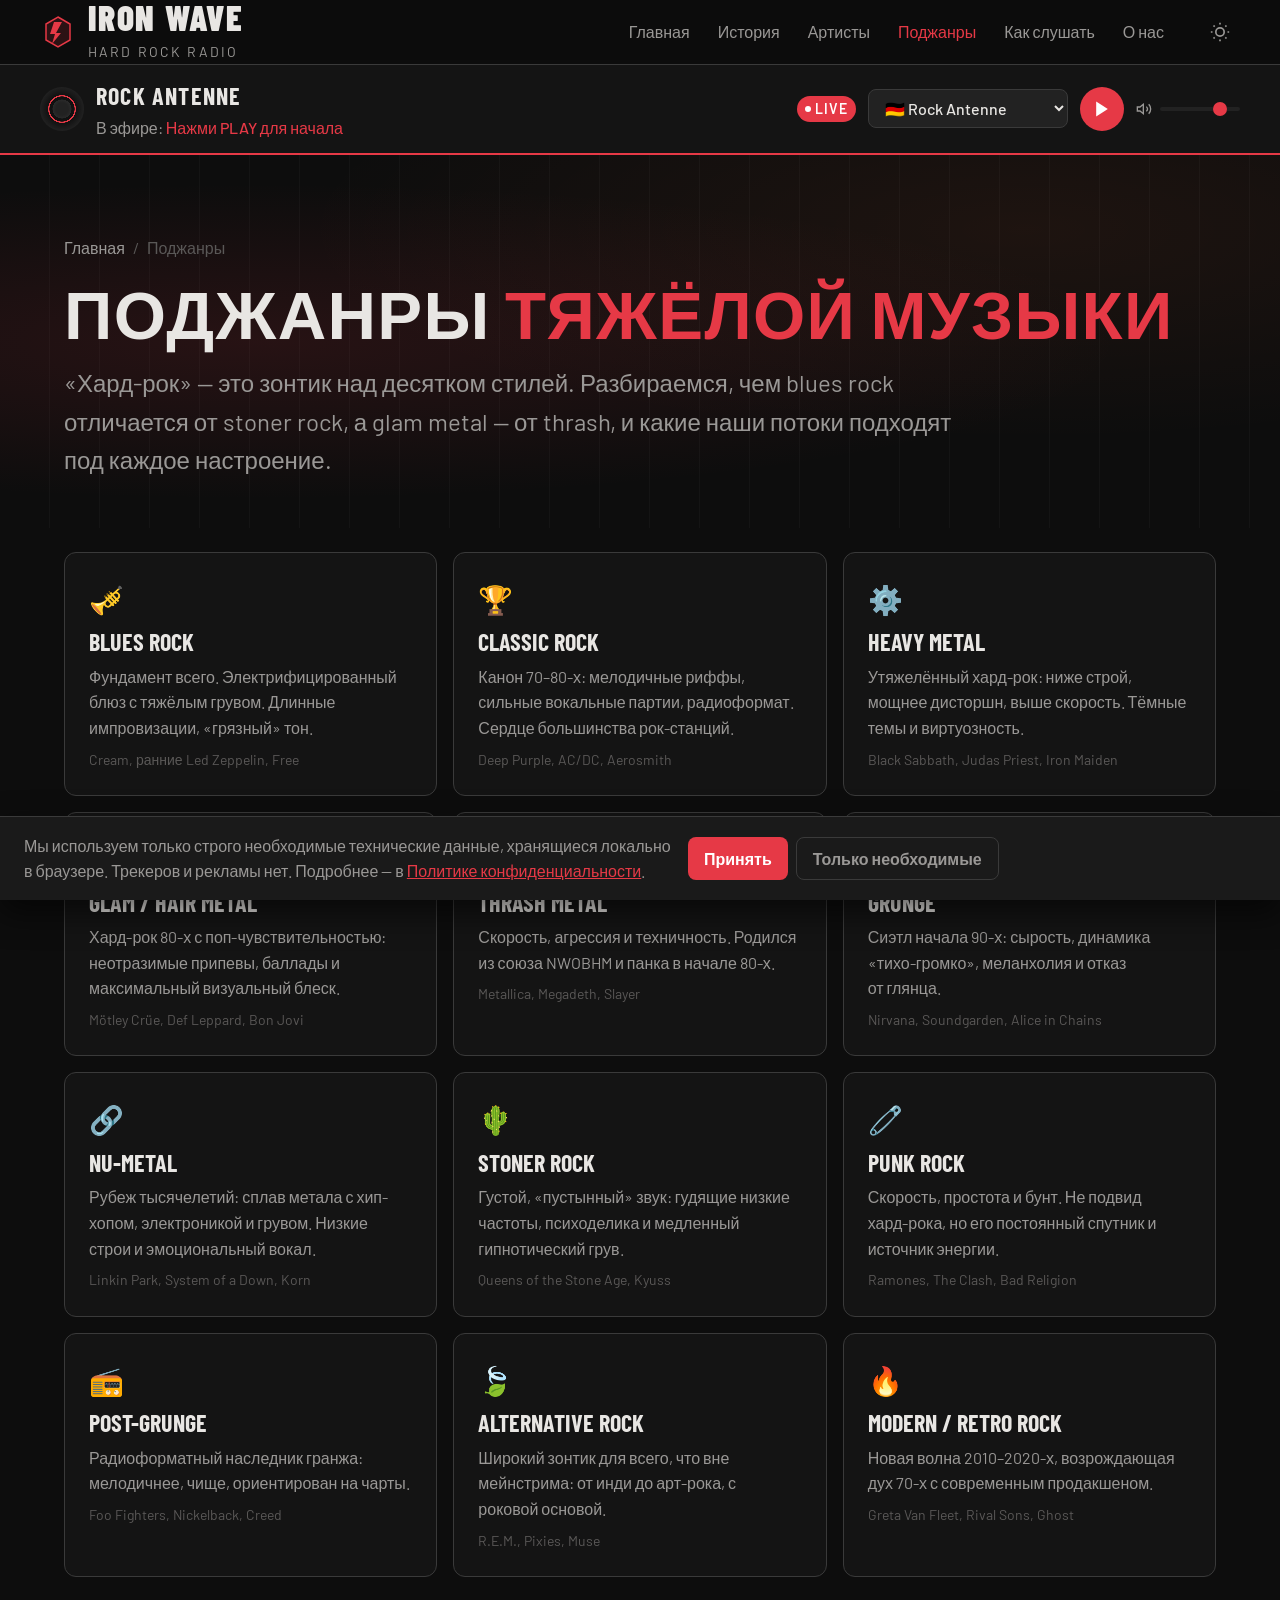
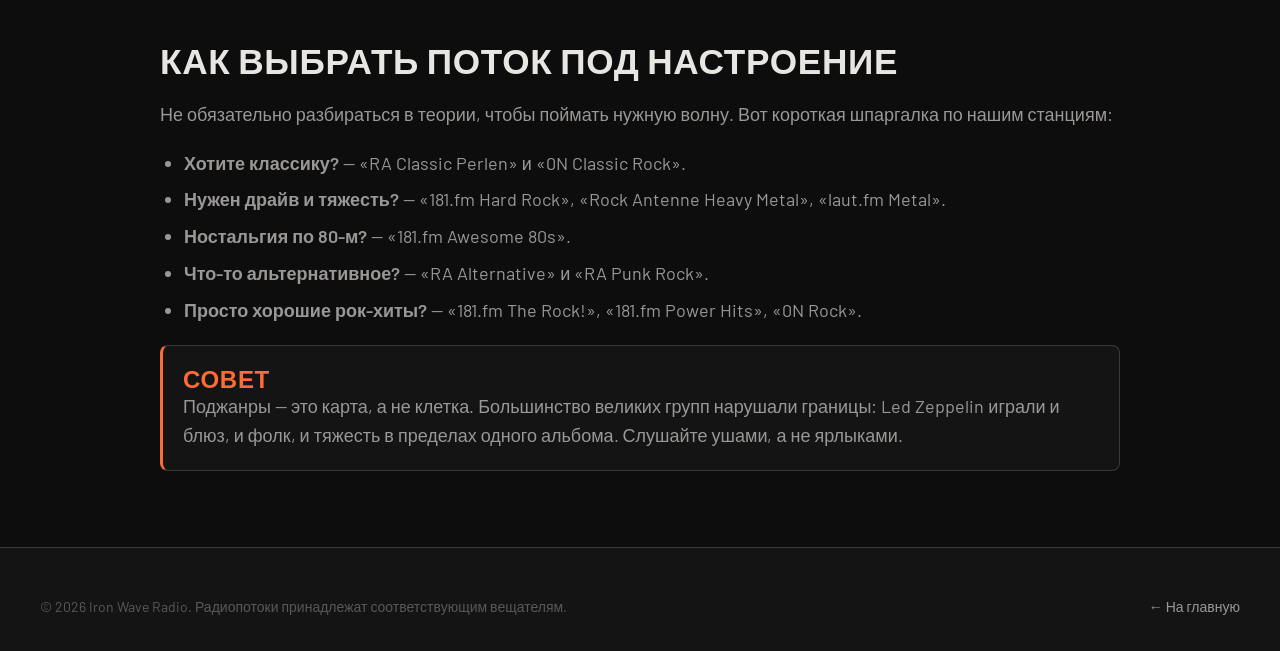
<file: subgenres.html>
<!DOCTYPE html>
<html lang="ru" data-theme="dark">
<head>
  <meta charset="UTF-8">
  <meta name="viewport" content="width=device-width, initial-scale=1.0">
  <title>Поджанры Hard Rock — от классики до ню-метала | Iron Wave Radio</title>
  <meta name="description" content="Путеводитель по поджанрам тяжёлой музыки: classic rock, blues rock, glam metal, heavy metal, grunge, nu-metal, stoner rock и другие. Чем они отличаются и что слушать.">
  <link rel="canonical" href="https://hardrock.legendaryfm.uk/subgenres.html">
  <link rel="icon" type="image/svg+xml" href="data:image/svg+xml,%3Csvg xmlns='http://www.w3.org/2000/svg' viewBox='0 0 32 32'%3E%3Crect width='32' height='32' fill='%23111'/%3E%3Cpath d='M6 8 L6 24 L10 24 L10 17 L16 17 L16 24 L20 24 L20 8 L16 8 L16 14 L10 14 L10 8 Z' fill='%23e63946'/%3E%3Cpath d='M22 8 L22 24 L26 24 L26 8 Z' fill='%23e63946'/%3E%3C/svg%3E">
  <link rel="stylesheet" href="assets/fonts.css">
  <link rel="stylesheet" href="assets/styles.css">
  <script type="application/ld+json">
  {
    "@context": "https://schema.org",
    "@graph": [
      {
        "@type": "Article",
        "headline": "Поджанры Hard Rock — от классики до ню-метала",
        "description": "Путеводитель по поджанрам тяжёлой музыки: classic rock, blues rock, glam metal, heavy metal, grunge, nu-metal, stoner rock и другие.",
        "inLanguage": "ru",
        "image": "https://hardrock.legendaryfm.uk/assets/logo.svg",
        "dateModified": "2026-06-10",
        "mainEntityOfPage": "https://hardrock.legendaryfm.uk/subgenres.html",
        "author": { "@type": "Organization", "name": "Iron Wave Radio" },
        "publisher": {
          "@type": "Organization",
          "name": "Iron Wave Radio",
          "logo": { "@type": "ImageObject", "url": "https://hardrock.legendaryfm.uk/assets/logo.svg" }
        }
      },
      {
        "@type": "BreadcrumbList",
        "itemListElement": [
          { "@type": "ListItem", "position": 1, "name": "Главная", "item": "https://hardrock.legendaryfm.uk/" },
          { "@type": "ListItem", "position": 2, "name": "Поджанры", "item": "https://hardrock.legendaryfm.uk/subgenres.html" }
        ]
      }
    ]
  }
  </script>
</head>
<body>

<a href="#main" class="btn btn-primary" style="position:absolute;top:-60px;left:var(--space-2);z-index:9999;" onfocus="this.style.top='var(--space-2)'" onblur="this.style.top='-60px'">Перейти к содержимому</a>

<div id="cookie-banner" role="dialog" aria-label="Уведомление о cookies">
  <p>Мы используем только строго необходимые технические данные, хранящиеся локально в браузере. Трекеров и рекламы нет. Подробнее — в <a href="about.html#privacy">Политике конфиденциальности</a>.</p>
  <div class="cookie-btns">
    <button class="btn btn-primary" onclick="acceptCookies()">Принять</button>
    <button class="btn btn-outline" onclick="closeCookieBanner()">Только необходимые</button>
  </div>
</div>

<header>
  <div class="header-inner">
    <a href="index.html" class="logo" aria-label="IRON WAVE RADIO — на главную">
      <svg width="36" height="36" viewBox="0 0 36 36" fill="none" aria-hidden="true">
        <path d="M18 3 L30 10 L30 26 L18 33 L6 26 L6 10 Z" fill="currentColor" opacity="0.15"/>
        <path d="M18 3 L30 10 L30 26 L18 33 L6 26 L6 10 Z" stroke="currentColor" stroke-width="1.5"/>
        <path d="M14 8 L22 8 L16 19 L21 19 L12 30 L15 20 L10 20 Z" fill="currentColor"/>
      </svg>
      <div><span class="logo-text">Iron Wave</span><span class="logo-sub">Hard Rock Radio</span></div>
    </a>
    <nav class="main-nav" aria-label="Основная навигация">
      <a href="index.html">Главная</a>
      <a href="history.html">История</a>
      <a href="artists.html">Артисты</a>
      <a href="subgenres.html" aria-current="page">Поджанры</a>
      <a href="guide.html">Как слушать</a>
      <a href="about.html">О нас</a>
    </nav>
    <div class="header-actions">
      <button id="theme-toggle" aria-label="Переключить тему"></button>
      <button class="hamburger" id="hamburger" aria-label="Меню" aria-expanded="false"><span></span><span></span><span></span></button>
    </div>
  </div>
</header>

<nav class="mobile-menu hidden" id="mobile-menu" aria-label="Мобильное меню">
  <a href="index.html">🏠 Главная</a>
  <a href="history.html">📖 История</a>
  <a href="artists.html">🎸 Артисты</a>
  <a href="subgenres.html">🎚️ Поджанры</a>
  <a href="guide.html">🎧 Как слушать</a>
  <a href="about.html">⚡ О нас</a>
</nav>

<div class="player-bar" role="region" aria-label="Плеер">
  <div class="player-inner">
    <div class="station-info">
      <div class="vinyl-icon" id="vinyl" aria-hidden="true"></div>
      <div>
        <div class="station-name" id="current-station-name">Rock Antenne</div>
        <div class="now-playing">В эфире: <span id="now-track">Нажми PLAY для начала</span></div>
      </div>
    </div>
    <div class="player-controls">
      <div class="live-badge"><div class="live-dot"></div>LIVE</div>
      <label class="sr-only" for="station-select">Выбор станции</label>
      <select id="station-select" class="station-select" aria-label="Выбор станции"></select>
      <button class="play-btn" id="play-btn" onclick="togglePlay()" aria-label="Воспроизвести / Остановить">
        <svg id="play-icon" width="20" height="20" viewBox="0 0 24 24" fill="currentColor"><polygon points="5,3 19,12 5,21"/></svg>
      </button>
      <div class="volume-wrap" aria-label="Громкость">
        <svg width="16" height="16" viewBox="0 0 24 24" fill="none" stroke="currentColor" stroke-width="2" aria-hidden="true">
          <polygon points="11 5 6 9 2 9 2 15 6 15 11 19 11 5"/>
          <path d="M19.07 4.93a10 10 0 0 1 0 14.14M15.54 8.46a5 5 0 0 1 0 7.07"/>
        </svg>
        <input type="range" id="volume" min="0" max="1" step="0.05" value="0.8" aria-label="Громкость">
      </div>
    </div>
  </div>
</div>
<audio id="radio-player" preload="none"></audio>

<main id="main">
  <section class="page-hero">
    <div class="hero-bg" aria-hidden="true"></div>
    <div class="container">
      <div class="breadcrumb"><a href="index.html">Главная</a><span>/</span>Поджанры</div>
      <h1 class="page-title">Поджанры <em>тяжёлой музыки</em></h1>
      <p class="page-intro">«Хард-рок» — это зонтик над десятком стилей. Разбираемся, чем blues rock отличается от stoner rock, а glam metal — от thrash, и какие наши потоки подходят под каждое настроение.</p>
    </div>
  </section>

  <section class="section" style="padding-top:0">
    <div class="container">
      <div class="info-grid">
        <div class="info-card"><div class="ic-emoji">🎺</div><h3>Blues Rock</h3><p>Фундамент всего. Электрифицированный блюз с тяжёлым грувом. Длинные импровизации, «грязный» тон.</p><p class="essential" style="color:var(--color-text-faint);font-size:var(--text-xs);margin-top:var(--space-2)">Cream, ранние Led Zeppelin, Free</p></div>
        <div class="info-card"><div class="ic-emoji">🏆</div><h3>Classic Rock</h3><p>Канон 70–80-х: мелодичные риффы, сильные вокальные партии, радиоформат. Сердце большинства рок-станций.</p><p class="essential" style="color:var(--color-text-faint);font-size:var(--text-xs);margin-top:var(--space-2)">Deep Purple, AC/DC, Aerosmith</p></div>
        <div class="info-card"><div class="ic-emoji">⚙️</div><h3>Heavy Metal</h3><p>Утяжелённый хард-рок: ниже строй, мощнее дисторшн, выше скорость. Тёмные темы и виртуозность.</p><p class="essential" style="color:var(--color-text-faint);font-size:var(--text-xs);margin-top:var(--space-2)">Black Sabbath, Judas Priest, Iron Maiden</p></div>
        <div class="info-card"><div class="ic-emoji">💇</div><h3>Glam / Hair Metal</h3><p>Хард-рок 80-х с поп-чувствительностью: неотразимые припевы, баллады и максимальный визуальный блеск.</p><p class="essential" style="color:var(--color-text-faint);font-size:var(--text-xs);margin-top:var(--space-2)">Mötley Crüe, Def Leppard, Bon Jovi</p></div>
        <div class="info-card"><div class="ic-emoji">⚔️</div><h3>Thrash Metal</h3><p>Скорость, агрессия и техничность. Родился из союза NWOBHM и панка в начале 80-х.</p><p class="essential" style="color:var(--color-text-faint);font-size:var(--text-xs);margin-top:var(--space-2)">Metallica, Megadeth, Slayer</p></div>
        <div class="info-card"><div class="ic-emoji">🌧️</div><h3>Grunge</h3><p>Сиэтл начала 90-х: сырость, динамика «тихо-громко», меланхолия и отказ от глянца.</p><p class="essential" style="color:var(--color-text-faint);font-size:var(--text-xs);margin-top:var(--space-2)">Nirvana, Soundgarden, Alice in Chains</p></div>
        <div class="info-card"><div class="ic-emoji">🔗</div><h3>Nu-Metal</h3><p>Рубеж тысячелетий: сплав метала с хип-хопом, электроникой и грувом. Низкие строи и эмоциональный вокал.</p><p class="essential" style="color:var(--color-text-faint);font-size:var(--text-xs);margin-top:var(--space-2)">Linkin Park, System of a Down, Korn</p></div>
        <div class="info-card"><div class="ic-emoji">🌵</div><h3>Stoner Rock</h3><p>Густой, «пустынный» звук: гудящие низкие частоты, психоделика и медленный гипнотический грув.</p><p class="essential" style="color:var(--color-text-faint);font-size:var(--text-xs);margin-top:var(--space-2)">Queens of the Stone Age, Kyuss</p></div>
        <div class="info-card"><div class="ic-emoji">🧷</div><h3>Punk Rock</h3><p>Скорость, простота и бунт. Не подвид хард-рока, но его постоянный спутник и источник энергии.</p><p class="essential" style="color:var(--color-text-faint);font-size:var(--text-xs);margin-top:var(--space-2)">Ramones, The Clash, Bad Religion</p></div>
        <div class="info-card"><div class="ic-emoji">📻</div><h3>Post-Grunge</h3><p>Радиоформатный наследник гранжа: мелодичнее, чище, ориентирован на чарты.</p><p class="essential" style="color:var(--color-text-faint);font-size:var(--text-xs);margin-top:var(--space-2)">Foo Fighters, Nickelback, Creed</p></div>
        <div class="info-card"><div class="ic-emoji">🍃</div><h3>Alternative Rock</h3><p>Широкий зонтик для всего, что вне мейнстрима: от инди до арт-рока, с роковой основой.</p><p class="essential" style="color:var(--color-text-faint);font-size:var(--text-xs);margin-top:var(--space-2)">R.E.M., Pixies, Muse</p></div>
        <div class="info-card"><div class="ic-emoji">🔥</div><h3>Modern / Retro Rock</h3><p>Новая волна 2010–2020-х, возрождающая дух 70-х с современным продакшеном.</p><p class="essential" style="color:var(--color-text-faint);font-size:var(--text-xs);margin-top:var(--space-2)">Greta Van Fleet, Rival Sons, Ghost</p></div>
      </div>

      <article class="prose" style="margin-top:var(--space-16)">
        <h2>Как выбрать поток под настроение</h2>
        <p>Не обязательно разбираться в теории, чтобы поймать нужную волну. Вот короткая шпаргалка по нашим станциям:</p>
        <ul>
          <li><strong>Хотите классику?</strong> — «RA Classic Perlen» и «0N Classic Rock».</li>
          <li><strong>Нужен драйв и тяжесть?</strong> — «181.fm Hard Rock», «Rock Antenne Heavy Metal», «laut.fm Metal».</li>
          <li><strong>Ностальгия по 80-м?</strong> — «181.fm Awesome 80s».</li>
          <li><strong>Что-то альтернативное?</strong> — «RA Alternative» и «RA Punk Rock».</li>
          <li><strong>Просто хорошие рок-хиты?</strong> — «181.fm The Rock!», «181.fm Power Hits», «0N Rock».</li>
        </ul>
        <div class="callout"><h3>Совет</h3><p>Поджанры — это карта, а не клетка. Большинство великих групп нарушали границы: Led Zeppelin играли и блюз, и фолк, и тяжесть в пределах одного альбома. Слушайте ушами, а не ярлыками.</p></div>
      </article>
    </div>
  </section>
</main>

<footer>
  <div class="footer-inner">
    <div class="footer-bottom" style="border-top:none;padding-top:0">
      <p>© <span data-year>2026</span> Iron Wave Radio. Радиопотоки принадлежат соответствующим вещателям.</p>
      <p><a href="index.html" style="color:var(--color-text-muted);text-decoration:none">← На главную</a></p>
    </div>
  </div>
</footer>

<script src="assets/app.js"></script>
</body>
</html>
</file>
<file: assets/fonts.css>
/* vietnamese */
@font-face {
  font-family: 'Barlow';
  font-style: normal;
  font-weight: 400;
  font-display: swap;
  src: url(fonts/7cHpv4kjgoGqM7E_A8s52Hs.woff2) format('woff2');
  unicode-range: U+0102-0103, U+0110-0111, U+0128-0129, U+0168-0169, U+01A0-01A1, U+01AF-01B0, U+0300-0301, U+0303-0304, U+0308-0309, U+0323, U+0329, U+1EA0-1EF9, U+20AB;
}
/* latin-ext */
@font-face {
  font-family: 'Barlow';
  font-style: normal;
  font-weight: 400;
  font-display: swap;
  src: url(fonts/7cHpv4kjgoGqM7E_Ass52Hs.woff2) format('woff2');
  unicode-range: U+0100-02BA, U+02BD-02C5, U+02C7-02CC, U+02CE-02D7, U+02DD-02FF, U+0304, U+0308, U+0329, U+1D00-1DBF, U+1E00-1E9F, U+1EF2-1EFF, U+2020, U+20A0-20AB, U+20AD-20C0, U+2113, U+2C60-2C7F, U+A720-A7FF;
}
/* latin */
@font-face {
  font-family: 'Barlow';
  font-style: normal;
  font-weight: 400;
  font-display: swap;
  src: url(fonts/7cHpv4kjgoGqM7E_DMs5.woff2) format('woff2');
  unicode-range: U+0000-00FF, U+0131, U+0152-0153, U+02BB-02BC, U+02C6, U+02DA, U+02DC, U+0304, U+0308, U+0329, U+2000-206F, U+20AC, U+2122, U+2191, U+2193, U+2212, U+2215, U+FEFF, U+FFFD;
}
/* vietnamese */
@font-face {
  font-family: 'Barlow';
  font-style: normal;
  font-weight: 500;
  font-display: swap;
  src: url(fonts/7cHqv4kjgoGqM7E3_-gs6FospT4.woff2) format('woff2');
  unicode-range: U+0102-0103, U+0110-0111, U+0128-0129, U+0168-0169, U+01A0-01A1, U+01AF-01B0, U+0300-0301, U+0303-0304, U+0308-0309, U+0323, U+0329, U+1EA0-1EF9, U+20AB;
}
/* latin-ext */
@font-face {
  font-family: 'Barlow';
  font-style: normal;
  font-weight: 500;
  font-display: swap;
  src: url(fonts/7cHqv4kjgoGqM7E3_-gs6VospT4.woff2) format('woff2');
  unicode-range: U+0100-02BA, U+02BD-02C5, U+02C7-02CC, U+02CE-02D7, U+02DD-02FF, U+0304, U+0308, U+0329, U+1D00-1DBF, U+1E00-1E9F, U+1EF2-1EFF, U+2020, U+20A0-20AB, U+20AD-20C0, U+2113, U+2C60-2C7F, U+A720-A7FF;
}
/* latin */
@font-face {
  font-family: 'Barlow';
  font-style: normal;
  font-weight: 500;
  font-display: swap;
  src: url(fonts/7cHqv4kjgoGqM7E3_-gs51os.woff2) format('woff2');
  unicode-range: U+0000-00FF, U+0131, U+0152-0153, U+02BB-02BC, U+02C6, U+02DA, U+02DC, U+0304, U+0308, U+0329, U+2000-206F, U+20AC, U+2122, U+2191, U+2193, U+2212, U+2215, U+FEFF, U+FFFD;
}
/* vietnamese */
@font-face {
  font-family: 'Barlow';
  font-style: normal;
  font-weight: 600;
  font-display: swap;
  src: url(fonts/7cHqv4kjgoGqM7E30-8s6FospT4.woff2) format('woff2');
  unicode-range: U+0102-0103, U+0110-0111, U+0128-0129, U+0168-0169, U+01A0-01A1, U+01AF-01B0, U+0300-0301, U+0303-0304, U+0308-0309, U+0323, U+0329, U+1EA0-1EF9, U+20AB;
}
/* latin-ext */
@font-face {
  font-family: 'Barlow';
  font-style: normal;
  font-weight: 600;
  font-display: swap;
  src: url(fonts/7cHqv4kjgoGqM7E30-8s6VospT4.woff2) format('woff2');
  unicode-range: U+0100-02BA, U+02BD-02C5, U+02C7-02CC, U+02CE-02D7, U+02DD-02FF, U+0304, U+0308, U+0329, U+1D00-1DBF, U+1E00-1E9F, U+1EF2-1EFF, U+2020, U+20A0-20AB, U+20AD-20C0, U+2113, U+2C60-2C7F, U+A720-A7FF;
}
/* latin */
@font-face {
  font-family: 'Barlow';
  font-style: normal;
  font-weight: 600;
  font-display: swap;
  src: url(fonts/7cHqv4kjgoGqM7E30-8s51os.woff2) format('woff2');
  unicode-range: U+0000-00FF, U+0131, U+0152-0153, U+02BB-02BC, U+02C6, U+02DA, U+02DC, U+0304, U+0308, U+0329, U+2000-206F, U+20AC, U+2122, U+2191, U+2193, U+2212, U+2215, U+FEFF, U+FFFD;
}
/* vietnamese */
@font-face {
  font-family: 'Barlow Condensed';
  font-style: normal;
  font-weight: 700;
  font-display: swap;
  src: url(fonts/HTxwL3I-JCGChYJ8VI-L6OO_au7B46r2z3nWuZEC.woff2) format('woff2');
  unicode-range: U+0102-0103, U+0110-0111, U+0128-0129, U+0168-0169, U+01A0-01A1, U+01AF-01B0, U+0300-0301, U+0303-0304, U+0308-0309, U+0323, U+0329, U+1EA0-1EF9, U+20AB;
}
/* latin-ext */
@font-face {
  font-family: 'Barlow Condensed';
  font-style: normal;
  font-weight: 700;
  font-display: swap;
  src: url(fonts/HTxwL3I-JCGChYJ8VI-L6OO_au7B46r2z3jWuZEC.woff2) format('woff2');
  unicode-range: U+0100-02BA, U+02BD-02C5, U+02C7-02CC, U+02CE-02D7, U+02DD-02FF, U+0304, U+0308, U+0329, U+1D00-1DBF, U+1E00-1E9F, U+1EF2-1EFF, U+2020, U+20A0-20AB, U+20AD-20C0, U+2113, U+2C60-2C7F, U+A720-A7FF;
}
/* latin */
@font-face {
  font-family: 'Barlow Condensed';
  font-style: normal;
  font-weight: 700;
  font-display: swap;
  src: url(fonts/HTxwL3I-JCGChYJ8VI-L6OO_au7B46r2z3bWuQ.woff2) format('woff2');
  unicode-range: U+0000-00FF, U+0131, U+0152-0153, U+02BB-02BC, U+02C6, U+02DA, U+02DC, U+0304, U+0308, U+0329, U+2000-206F, U+20AC, U+2122, U+2191, U+2193, U+2212, U+2215, U+FEFF, U+FFFD;
}
/* vietnamese */
@font-face {
  font-family: 'Barlow Condensed';
  font-style: normal;
  font-weight: 900;
  font-display: swap;
  src: url(fonts/HTxwL3I-JCGChYJ8VI-L6OO_au7B45L0z3nWuZEC.woff2) format('woff2');
  unicode-range: U+0102-0103, U+0110-0111, U+0128-0129, U+0168-0169, U+01A0-01A1, U+01AF-01B0, U+0300-0301, U+0303-0304, U+0308-0309, U+0323, U+0329, U+1EA0-1EF9, U+20AB;
}
/* latin-ext */
@font-face {
  font-family: 'Barlow Condensed';
  font-style: normal;
  font-weight: 900;
  font-display: swap;
  src: url(fonts/HTxwL3I-JCGChYJ8VI-L6OO_au7B45L0z3jWuZEC.woff2) format('woff2');
  unicode-range: U+0100-02BA, U+02BD-02C5, U+02C7-02CC, U+02CE-02D7, U+02DD-02FF, U+0304, U+0308, U+0329, U+1D00-1DBF, U+1E00-1E9F, U+1EF2-1EFF, U+2020, U+20A0-20AB, U+20AD-20C0, U+2113, U+2C60-2C7F, U+A720-A7FF;
}
/* latin */
@font-face {
  font-family: 'Barlow Condensed';
  font-style: normal;
  font-weight: 900;
  font-display: swap;
  src: url(fonts/HTxwL3I-JCGChYJ8VI-L6OO_au7B45L0z3bWuQ.woff2) format('woff2');
  unicode-range: U+0000-00FF, U+0131, U+0152-0153, U+02BB-02BC, U+02C6, U+02DA, U+02DC, U+0304, U+0308, U+0329, U+2000-206F, U+20AC, U+2122, U+2191, U+2193, U+2212, U+2215, U+FEFF, U+FFFD;
}
</file>
<file: assets/styles.css>
/* Iron Wave Radio — shared stylesheet
   Art direction: Hard Rock → aggressive, raw, electric energy
   Palette: dark charcoal base, crimson red accent, warm gray text
   Typography: Barlow Condensed (display) + Barlow (body) */

/* === TOKENS === */
:root {
  --text-xs:   clamp(0.75rem,  0.7rem + 0.25vw, 0.875rem);
  --text-sm:   clamp(0.875rem, 0.8rem + 0.35vw, 1rem);
  --text-base: clamp(1rem,     0.95rem + 0.25vw, 1.125rem);
  --text-lg:   clamp(1.125rem, 1rem + 0.75vw, 1.5rem);
  --text-xl:   clamp(1.5rem,   1.2rem + 1.25vw, 2.25rem);
  --text-2xl:  clamp(2rem,     1.2rem + 2.5vw, 3.5rem);
  --text-3xl:  clamp(2.5rem,   1rem + 4vw, 5rem);
  --text-hero: clamp(3rem,     0.5rem + 7vw, 8rem);

  --space-1:  0.25rem; --space-2: 0.5rem; --space-3: 0.75rem;
  --space-4:  1rem;    --space-5: 1.25rem; --space-6: 1.5rem;
  --space-8:  2rem;    --space-10: 2.5rem; --space-12: 3rem;
  --space-16: 4rem;    --space-20: 5rem;   --space-24: 6rem;

  --radius-sm: 0.25rem; --radius-md: 0.5rem;
  --radius-lg: 0.75rem; --radius-xl: 1rem; --radius-full: 9999px;

  --transition: 180ms cubic-bezier(0.16, 1, 0.3, 1);

  --font-display: 'Barlow Condensed', 'Arial Narrow', sans-serif;
  --font-body: 'Barlow', 'Helvetica Neue', sans-serif;

  --content-narrow: 640px;
  --content-default: 960px;
  --content-wide: 1200px;

  /* Hard Rock custom palette — dark/default */
  --color-bg:             #0d0d0d;
  --color-surface:        #141414;
  --color-surface-2:      #1a1a1a;
  --color-surface-offset: #222222;
  --color-surface-dynamic:#2a2a2a;
  --color-divider:        #333333;
  --color-border:         #3a3a3a;
  --color-text:           #e8e6e3;
  --color-text-muted:     #9a9896;
  --color-text-faint:     #5a5857;
  --color-text-inverse:   #0d0d0d;

  --color-primary:        #e63946;
  --color-primary-hover:  #c1121f;
  --color-primary-active: #9d0208;
  --color-primary-highlight: #3a1015;

  --color-accent:         #ff6b35;
  --color-gold:           #ffd60a;

  --shadow-sm: 0 1px 2px oklch(0 0 0 / 0.4);
  --shadow-md: 0 4px 12px oklch(0 0 0 / 0.5);
  --shadow-lg: 0 12px 32px oklch(0 0 0 / 0.6);
}

[data-theme="light"] {
  --color-bg:             #f5f5f5;
  --color-surface:        #ffffff;
  --color-surface-2:      #fafafa;
  --color-surface-offset: #eeeeee;
  --color-surface-dynamic:#e5e5e5;
  --color-divider:        #dddddd;
  --color-border:         #cccccc;
  --color-text:           #1a1a1a;
  --color-text-muted:     #555555;
  --color-text-faint:     #999999;
  --color-text-inverse:   #ffffff;
  --color-primary:        #c1121f;
  --color-primary-hover:  #9d0208;
  --color-primary-active: #780000;
  --color-primary-highlight: #fde0e2;
  --shadow-sm: 0 1px 2px oklch(0.2 0.01 80 / 0.08);
  --shadow-md: 0 4px 12px oklch(0.2 0.01 80 / 0.1);
  --shadow-lg: 0 12px 32px oklch(0.2 0.01 80 / 0.15);
}

@media (prefers-color-scheme: light) {
  :root:not([data-theme]) {
    --color-bg: #f5f5f5; --color-surface: #ffffff;
    --color-surface-2: #fafafa; --color-surface-offset: #eeeeee;
    --color-surface-dynamic: #e5e5e5; --color-divider: #dddddd;
    --color-border: #cccccc; --color-text: #1a1a1a;
    --color-text-muted: #555555; --color-text-faint: #999999;
    --color-text-inverse: #ffffff; --color-primary: #c1121f;
    --color-primary-hover: #9d0208; --color-primary-active: #780000;
    --color-primary-highlight: #fde0e2;
    --shadow-sm: 0 1px 2px oklch(0.2 0.01 80 / 0.08);
    --shadow-md: 0 4px 12px oklch(0.2 0.01 80 / 0.1);
    --shadow-lg: 0 12px 32px oklch(0.2 0.01 80 / 0.15);
  }
}

/* === BASE === */
*, *::before, *::after { box-sizing: border-box; margin: 0; padding: 0; }
html {
  -webkit-font-smoothing: antialiased; -moz-osx-font-smoothing: grayscale;
  text-rendering: optimizeLegibility; scroll-behavior: smooth;
  scroll-padding-top: var(--space-16);
}
body {
  min-height: 100dvh; line-height: 1.6;
  font-family: var(--font-body); font-size: var(--text-base);
  color: var(--color-text); background-color: var(--color-bg);
  overflow-x: hidden;
}
img, video { display: block; max-width: 100%; height: auto; }
ul[role="list"], ol[role="list"] { list-style: none; }
input, button, select { font: inherit; color: inherit; }
h1,h2,h3,h4,h5,h6 { text-wrap: balance; line-height: 1.1; }
p, li { text-wrap: pretty; }
button { cursor: pointer; background: none; border: none; }
a { color: inherit; }
.sr-only { position: absolute; width: 1px; height: 1px; padding: 0; margin: -1px;
           overflow: hidden; clip: rect(0,0,0,0); white-space: nowrap; border: 0; }
::selection { background: oklch(from var(--color-primary) l c h / 0.3); color: var(--color-text); }
:focus-visible { outline: 2px solid var(--color-primary); outline-offset: 3px; border-radius: var(--radius-sm); }
@media (prefers-reduced-motion: reduce) {
  *, *::before, *::after { animation-duration: 0.01ms !important; transition-duration: 0.01ms !important; }
}

/* === COOKIE BANNER === */
#cookie-banner {
  position: fixed; bottom: 0; left: 0; right: 0; z-index: 1000;
  background: var(--color-surface-2);
  border-top: 1px solid var(--color-border);
  padding: var(--space-4) var(--space-6);
  display: flex; gap: var(--space-4); align-items: center; flex-wrap: wrap;
  box-shadow: var(--shadow-lg);
  transform: translateY(100%);
  animation: slide-up 0.5s 1.5s cubic-bezier(0.16,1,0.3,1) forwards;
}
@keyframes slide-up { to { transform: translateY(0); } }
#cookie-banner p { font-size: var(--text-sm); color: var(--color-text-muted); flex: 1; min-width: 200px; max-width: 72ch; }
#cookie-banner p a { color: var(--color-primary); text-decoration: underline; }
.cookie-btns { display: flex; gap: var(--space-2); flex-wrap: wrap; }
.btn { display: inline-flex; align-items: center; gap: var(--space-2);
       padding: var(--space-2) var(--space-4); border-radius: var(--radius-md);
       font-size: var(--text-sm); font-weight: 600; transition: all var(--transition);
       white-space: nowrap; border: none; cursor: pointer; text-decoration: none; }
.btn-primary { background: var(--color-primary); color: #fff; }
.btn-primary:hover { background: var(--color-primary-hover); }
.btn-outline { background: transparent; color: var(--color-text-muted);
               border: 1px solid var(--color-border); }
.btn-outline:hover { border-color: var(--color-text-muted); color: var(--color-text); }
.btn-ghost { background: transparent; color: var(--color-text-muted); padding: var(--space-2) var(--space-3); }
.btn-ghost:hover { color: var(--color-text); }

/* === HEADER === */
header {
  position: sticky; top: 0; z-index: 100;
  background: color-mix(in oklch, var(--color-bg) 85%, transparent);
  backdrop-filter: blur(12px);
  border-bottom: 1px solid var(--color-border);
  padding: 0 var(--space-6);
}
.header-inner {
  max-width: var(--content-wide); margin: 0 auto;
  display: flex; align-items: center; height: 64px; gap: var(--space-6);
}
.logo {
  display: flex; align-items: center; gap: var(--space-3);
  text-decoration: none; flex-shrink: 0;
}
.logo svg { color: var(--color-primary); }
.logo-text { font-family: var(--font-display); font-size: var(--text-xl); font-weight: 900;
             letter-spacing: 0.05em; text-transform: uppercase; color: var(--color-text);
             line-height: 1; }
.logo-sub { font-size: var(--text-xs); color: var(--color-text-muted); letter-spacing: 0.15em;
            text-transform: uppercase; display: block; margin-top: 2px; }
nav.main-nav { display: flex; gap: var(--space-1); margin-left: auto; }
nav.main-nav a { font-size: var(--text-sm); font-weight: 500; color: var(--color-text-muted);
         padding: var(--space-2) var(--space-3); border-radius: var(--radius-md);
         text-decoration: none; transition: color var(--transition), background var(--transition); }
nav.main-nav a:hover { color: var(--color-text); background: var(--color-surface-offset); }
nav.main-nav a[aria-current="page"] { color: var(--color-primary); }
.header-actions { display: flex; gap: var(--space-2); align-items: center; }
#theme-toggle { width: 40px; height: 40px; display: flex; align-items: center;
                justify-content: center; border-radius: var(--radius-md);
                color: var(--color-text-muted); transition: all var(--transition); }
#theme-toggle:hover { color: var(--color-text); background: var(--color-surface-offset); }
.hamburger { display: none; flex-direction: column; gap: 5px; width: 40px; height: 40px;
              align-items: center; justify-content: center; border-radius: var(--radius-md); }
.hamburger span { display: block; width: 20px; height: 2px; background: var(--color-text-muted);
                   transition: all var(--transition); border-radius: 2px; }
.mobile-menu { display: none; }

/* === PLAYER BAR === */
.player-bar {
  position: sticky; top: 64px; z-index: 90;
  background: var(--color-surface);
  border-bottom: 2px solid var(--color-primary);
  padding: var(--space-3) var(--space-6);
}
.player-inner {
  max-width: var(--content-wide); margin: 0 auto;
  display: flex; align-items: center; gap: var(--space-4); flex-wrap: wrap;
}
.station-info { display: flex; align-items: center; gap: var(--space-3); flex: 1; min-width: 200px; }
.vinyl-icon {
  width: 44px; height: 44px; border-radius: 50%;
  background: radial-gradient(circle at 50% 50%, var(--color-surface-offset) 20%, var(--color-surface-dynamic) 30%, #111 31%, #111 40%, var(--color-primary) 41%, var(--color-primary) 44%, #111 45%, #333 100%);
  transition: transform 2s linear;
  flex-shrink: 0;
}
.vinyl-icon.spinning { animation: vinyl-spin 2s linear infinite; }
@keyframes vinyl-spin { to { transform: rotate(360deg); } }
.station-name { font-family: var(--font-display); font-size: var(--text-lg); font-weight: 700;
                text-transform: uppercase; letter-spacing: 0.05em; }
.now-playing { font-size: var(--text-sm); color: var(--color-text-muted); }
.now-playing span { color: var(--color-primary); font-weight: 500; }

.stream-selector { display: flex; gap: var(--space-2); flex-wrap: wrap; }
.stream-btn {
  padding: var(--space-1) var(--space-3); border-radius: var(--radius-full);
  font-size: var(--text-xs); font-weight: 600; text-transform: uppercase;
  letter-spacing: 0.08em; border: 1px solid var(--color-border);
  color: var(--color-text-muted); background: transparent;
  transition: all var(--transition); cursor: pointer;
}
.stream-btn:hover, .stream-btn.active {
  background: var(--color-primary); color: #fff; border-color: var(--color-primary);
}

.station-select {
  background: var(--color-surface-offset); color: var(--color-text);
  border: 1px solid var(--color-border); border-radius: var(--radius-md);
  padding: var(--space-2) var(--space-3); font-size: var(--text-sm); font-weight: 500;
  max-width: 200px; cursor: pointer; transition: border-color var(--transition);
}
.station-select:hover { border-color: var(--color-primary); }
.player-controls { display: flex; align-items: center; gap: var(--space-3); flex-wrap: wrap; }
.play-btn {
  width: 44px; height: 44px; border-radius: 50%;
  background: var(--color-primary); color: #fff;
  display: flex; align-items: center; justify-content: center;
  transition: all var(--transition); box-shadow: 0 0 0 0 var(--color-primary);
}
.play-btn:hover { background: var(--color-primary-hover); transform: scale(1.05); }
.play-btn.playing { animation: pulse-ring 1.5s ease-out infinite; }
@keyframes pulse-ring {
  0% { box-shadow: 0 0 0 0 oklch(from var(--color-primary) l c h / 0.7); }
  70% { box-shadow: 0 0 0 12px oklch(from var(--color-primary) l c h / 0); }
  100% { box-shadow: 0 0 0 0 oklch(from var(--color-primary) l c h / 0); }
}
.volume-wrap { display: flex; align-items: center; gap: var(--space-2); }
.volume-wrap svg { color: var(--color-text-muted); flex-shrink: 0; }
input[type="range"] {
  -webkit-appearance: none; appearance: none; width: 80px; height: 4px;
  background: var(--color-surface-offset); border-radius: var(--radius-full);
  outline: none; cursor: pointer;
}
input[type="range"]::-webkit-slider-thumb {
  -webkit-appearance: none; appearance: none; width: 14px; height: 14px; border-radius: 50%;
  background: var(--color-primary); cursor: pointer;
  transition: transform var(--transition);
}
input[type="range"]::-webkit-slider-thumb:hover { transform: scale(1.2); }
input[type="range"]::-moz-range-thumb {
  width: 14px; height: 14px; border: none; border-radius: 50%; background: var(--color-primary); cursor: pointer;
}
.live-badge {
  display: inline-flex; align-items: center; gap: var(--space-1);
  background: var(--color-primary); color: #fff;
  padding: 2px var(--space-2); border-radius: var(--radius-full);
  font-size: var(--text-xs); font-weight: 700; letter-spacing: 0.08em;
  text-transform: uppercase;
}
.live-dot { width: 6px; height: 6px; border-radius: 50%; background: #fff;
             animation: blink 1s ease-in-out infinite; }
@keyframes blink { 0%,100%{opacity:1} 50%{opacity:0.3} }

/* === HERO === */
.hero {
  position: relative; overflow: hidden;
  padding: clamp(var(--space-16), 10vw, var(--space-24)) var(--space-6);
  background: var(--color-bg);
}
.hero-bg {
  position: absolute; inset: 0; z-index: 0;
  background: radial-gradient(ellipse at 20% 50%, oklch(from var(--color-primary) l c h / 0.12) 0%, transparent 60%),
              radial-gradient(ellipse at 80% 20%, oklch(from var(--color-accent) l c h / 0.07) 0%, transparent 50%),
              repeating-linear-gradient(90deg, transparent, transparent 49px, oklch(from var(--color-border) l c h / 0.3) 50px);
}
.hero-inner { position: relative; z-index: 1; max-width: var(--content-wide); margin: 0 auto;
               display: grid; grid-template-columns: 1fr 1fr; gap: var(--space-12); align-items: center; }
.hero-tag { font-size: var(--text-xs); font-weight: 700; letter-spacing: 0.2em; text-transform: uppercase;
             color: var(--color-primary); margin-bottom: var(--space-4); display: block; }
.hero h1 { font-family: var(--font-display); font-size: var(--text-hero); font-weight: 900;
            text-transform: uppercase; letter-spacing: 0.02em; line-height: 0.9;
            color: var(--color-text); margin-bottom: var(--space-6); }
.hero h1 em { font-style: normal; color: var(--color-primary); display: block; }
.hero p { font-size: var(--text-lg); color: var(--color-text-muted); max-width: 50ch;
           margin-bottom: var(--space-8); }
.hero-cta { display: flex; gap: var(--space-3); flex-wrap: wrap; }
.btn-lg { padding: var(--space-3) var(--space-8); font-size: var(--text-base); }
.hero-stats { display: flex; gap: var(--space-8); margin-top: var(--space-10); }
.stat-item { text-align: left; }
.stat-num { font-family: var(--font-display); font-size: var(--text-2xl); font-weight: 900;
            color: var(--color-primary); line-height: 1; }
.stat-label { font-size: var(--text-xs); color: var(--color-text-muted); text-transform: uppercase;
              letter-spacing: 0.1em; margin-top: var(--space-1); }
.hero-visual { position: relative; display: flex; align-items: center; justify-content: center; }
.album-stack { position: relative; width: 280px; height: 280px; margin: 0 auto; }
.album-card {
  position: absolute; width: 200px; height: 200px; border-radius: var(--radius-lg);
  background: var(--color-surface-offset); border: 1px solid var(--color-border);
  display: flex; flex-direction: column; align-items: center; justify-content: center;
  gap: var(--space-2); box-shadow: var(--shadow-lg);
  transition: all var(--transition);
}
.album-card:nth-child(1) { top: 40px; left: 80px; transform: rotate(8deg); }
.album-card:nth-child(2) { top: 20px; left: 40px; transform: rotate(-4deg); z-index: 1; }
.album-card:nth-child(3) { top: 0; left: 0; transform: rotate(0deg); z-index: 2; background: var(--color-surface); }
.album-card:nth-child(3):hover { transform: rotate(-2deg) scale(1.04); z-index: 3; }
.album-art { width: 80px; height: 80px; font-size: 40px; display: flex; align-items: center; justify-content: center; }
.album-title { font-family: var(--font-display); font-size: var(--text-sm); font-weight: 700;
                text-transform: uppercase; letter-spacing: 0.05em; text-align: center; }
.album-band { font-size: var(--text-xs); color: var(--color-text-muted); }

/* === SECTIONS === */
.container { max-width: var(--content-wide); margin: 0 auto; padding-inline: var(--space-6); }
.section { padding-block: clamp(var(--space-12), 6vw, var(--space-24)); }
.section-header { margin-bottom: var(--space-12); }
.section-tag { font-size: var(--text-xs); font-weight: 700; letter-spacing: 0.2em; text-transform: uppercase;
                color: var(--color-primary); margin-bottom: var(--space-3); display: block; }
.section-title { font-family: var(--font-display); font-size: var(--text-2xl); font-weight: 900;
                  text-transform: uppercase; letter-spacing: 0.02em; }
.section-lead { font-size: var(--text-lg); color: var(--color-text-muted); max-width: 65ch; margin-top: var(--space-4); }
.divider { height: 1px; background: var(--color-divider); }

/* === STREAMS GRID === */
.streams-grid { display: grid; grid-template-columns: repeat(auto-fill, minmax(min(280px,100%), 1fr)); gap: var(--space-4); }
.station-card {
  background: var(--color-surface); border: 1px solid var(--color-border);
  border-radius: var(--radius-lg); padding: var(--space-5);
  transition: all var(--transition); cursor: pointer;
  display: flex; flex-direction: column; gap: var(--space-3);
}
.station-card:hover { border-color: var(--color-primary); box-shadow: var(--shadow-md); transform: translateY(-2px); }
.station-card.active { border-color: var(--color-primary); background: var(--color-primary-highlight); }
.station-top { display: flex; align-items: flex-start; justify-content: space-between; gap: var(--space-3); }
.station-emoji { font-size: 2rem; line-height: 1; }
.station-badge { font-size: var(--text-xs); font-weight: 600; letter-spacing: 0.08em; text-transform: uppercase;
                  padding: 2px var(--space-2); border-radius: var(--radius-full);
                  background: var(--color-primary-highlight); color: var(--color-primary); }
.station-badge.live { background: var(--color-primary); color: #fff; }
.station-card h3 { font-family: var(--font-display); font-size: var(--text-lg); font-weight: 700;
                    text-transform: uppercase; letter-spacing: 0.03em; }
.station-card p { font-size: var(--text-sm); color: var(--color-text-muted); }
.station-card .genres { display: flex; gap: var(--space-2); flex-wrap: wrap; margin-top: var(--space-1); }
.genre-tag { font-size: var(--text-xs); color: var(--color-text-faint); background: var(--color-surface-offset);
              padding: 2px var(--space-2); border-radius: var(--radius-full); }
.station-meta { font-size: var(--text-xs); color: var(--color-text-faint); display: flex; gap: var(--space-3);
                flex-wrap: wrap; margin-top: auto; padding-top: var(--space-2); }

/* === HISTORY TIMELINE === */
.timeline { position: relative; padding-left: var(--space-8); }
.timeline::before { content: ''; position: absolute; left: 0; top: 0; bottom: 0; width: 2px;
                      background: linear-gradient(to bottom, var(--color-primary), transparent); }
.timeline-item { position: relative; margin-bottom: var(--space-10); }
.timeline-item::before { content: ''; position: absolute; left: calc(-1 * var(--space-8) - 5px); top: 6px;
                           width: 12px; height: 12px; border-radius: 50%;
                           background: var(--color-primary); border: 2px solid var(--color-bg); }
.timeline-year { font-family: var(--font-display); font-size: var(--text-xl); font-weight: 900;
                  color: var(--color-primary); letter-spacing: 0.05em; line-height: 1; margin-bottom: var(--space-2); }
.timeline-item h3 { font-family: var(--font-display); font-size: var(--text-lg); font-weight: 700;
                     text-transform: uppercase; margin-bottom: var(--space-2); }
.timeline-item p { font-size: var(--text-base); color: var(--color-text-muted); max-width: 65ch; }

/* === ARTISTS GRID === */
.artists-grid { display: grid; grid-template-columns: repeat(auto-fill, minmax(min(200px,100%), 1fr)); gap: var(--space-4); }
.artist-card {
  background: var(--color-surface); border: 1px solid var(--color-border);
  border-radius: var(--radius-lg); padding: var(--space-5); text-align: center;
  transition: all var(--transition);
}
.artist-card:hover { border-color: var(--color-primary); box-shadow: var(--shadow-md); }
.artist-avatar { width: 80px; height: 80px; border-radius: 50%; margin: 0 auto var(--space-3);
                  background: var(--color-surface-offset); display: flex; align-items: center;
                  justify-content: center; font-size: 2.5rem; border: 2px solid var(--color-border); }
.artist-card h3 { font-family: var(--font-display); font-size: var(--text-lg); font-weight: 700;
                   text-transform: uppercase; letter-spacing: 0.03em; margin-bottom: var(--space-1); }
.artist-card p { font-size: var(--text-xs); color: var(--color-text-muted); }
.artist-years { font-size: var(--text-xs); color: var(--color-primary); font-weight: 600;
                 margin-top: var(--space-2); display: block; }

/* === FACTS GRID === */
.facts-grid { display: grid; grid-template-columns: repeat(auto-fill, minmax(min(300px,100%), 1fr)); gap: var(--space-4); }
.fact-card {
  background: var(--color-surface); border: 1px solid var(--color-border);
  border-radius: var(--radius-lg); padding: var(--space-6);
  position: relative; overflow: hidden; transition: all var(--transition);
}
.fact-card:hover { box-shadow: var(--shadow-md); border-color: oklch(from var(--color-border) l c h / 0.8); }
.fact-num { font-family: var(--font-display); font-size: var(--text-3xl); font-weight: 900;
            color: oklch(from var(--color-primary) l c h / 0.15);
            position: absolute; top: var(--space-3); right: var(--space-4);
            line-height: 1; pointer-events: none; }
.fact-card h3 { font-family: var(--font-display); font-size: var(--text-lg); font-weight: 700;
                 text-transform: uppercase; margin-bottom: var(--space-2); }
.fact-card p { font-size: var(--text-sm); color: var(--color-text-muted); max-width: 50ch; }

/* === CTA STRIP === */
.cta-strip { background: var(--color-surface); border: 1px solid var(--color-border);
             border-radius: var(--radius-xl); padding: var(--space-10); text-align: center;
             position: relative; overflow: hidden; }
.cta-strip h2 { font-family: var(--font-display); font-size: var(--text-2xl); font-weight: 900;
                text-transform: uppercase; margin-bottom: var(--space-3); }
.cta-strip p { color: var(--color-text-muted); max-width: 55ch; margin: 0 auto var(--space-6); }

/* === ARTICLE / PROSE PAGES === */
.page-hero { padding: clamp(var(--space-16),9vw,var(--space-20)) var(--space-6) var(--space-12);
             position: relative; overflow: hidden; }
.page-hero .container { position: relative; z-index: 1; }
.breadcrumb { display: flex; gap: var(--space-2); align-items: center; font-size: var(--text-sm);
              color: var(--color-text-faint); margin-bottom: var(--space-5); flex-wrap: wrap; }
.breadcrumb a { color: var(--color-text-muted); text-decoration: none; }
.breadcrumb a:hover { color: var(--color-primary); }
.breadcrumb span { color: var(--color-text-faint); }
.page-title { font-family: var(--font-display); font-size: var(--text-3xl); font-weight: 900;
              text-transform: uppercase; letter-spacing: 0.02em; line-height: 0.95; }
.page-title em { font-style: normal; color: var(--color-primary); }
.page-intro { font-size: var(--text-lg); color: var(--color-text-muted); max-width: 65ch; margin-top: var(--space-5); }

.prose { max-width: var(--content-default); margin: 0 auto; }
.prose > * + * { margin-top: var(--space-5); }
.prose h2 { font-family: var(--font-display); font-size: var(--text-xl); font-weight: 900;
            text-transform: uppercase; letter-spacing: 0.02em; margin-top: var(--space-12);
            padding-top: var(--space-6); border-top: 1px solid var(--color-divider); }
.prose h2:first-of-type { border-top: none; padding-top: 0; margin-top: var(--space-8); }
.prose h3 { font-family: var(--font-display); font-size: var(--text-lg); font-weight: 700;
            text-transform: uppercase; letter-spacing: 0.03em; color: var(--color-text);
            margin-top: var(--space-8); }
.prose p { color: var(--color-text-muted); font-size: var(--text-base); }
.prose p strong { color: var(--color-text); font-weight: 600; }
.prose a { color: var(--color-primary); text-decoration: underline; text-underline-offset: 2px; }
.prose ul, .prose ol { padding-left: var(--space-6); color: var(--color-text-muted); }
.prose li { margin-top: var(--space-2); }
.prose blockquote { border-left: 3px solid var(--color-primary); padding: var(--space-3) var(--space-5);
                    background: var(--color-surface); border-radius: 0 var(--radius-md) var(--radius-md) 0;
                    color: var(--color-text); font-style: italic; }
.prose blockquote cite { display: block; margin-top: var(--space-2); font-style: normal;
                         font-size: var(--text-sm); color: var(--color-primary); }
.callout { background: var(--color-surface); border: 1px solid var(--color-border);
           border-left: 3px solid var(--color-accent); border-radius: var(--radius-md);
           padding: var(--space-5); }
.callout h3 { margin-top: 0 !important; color: var(--color-accent) !important; }

/* Table of contents */
.toc { background: var(--color-surface); border: 1px solid var(--color-border);
       border-radius: var(--radius-lg); padding: var(--space-5) var(--space-6); }
.toc h2 { font-family: var(--font-display); font-size: var(--text-base); text-transform: uppercase;
          letter-spacing: 0.1em; color: var(--color-text-faint); margin: 0 0 var(--space-3); border: none; padding: 0; }
.toc ol { list-style: none; padding: 0; counter-reset: toc; display: flex; flex-direction: column; gap: var(--space-2); }
.toc li { counter-increment: toc; margin: 0; }
.toc a { text-decoration: none; color: var(--color-text-muted); font-size: var(--text-sm); }
.toc a::before { content: counter(toc,decimal-leading-zero) " "; color: var(--color-primary); font-family: var(--font-display); font-weight: 700; }
.toc a:hover { color: var(--color-primary); }

/* Generic feature/info grid reused across pages */
.info-grid { display: grid; grid-template-columns: repeat(auto-fill, minmax(min(280px,100%),1fr)); gap: var(--space-4); margin-top: var(--space-6); }
.info-card { background: var(--color-surface); border: 1px solid var(--color-border);
             border-radius: var(--radius-lg); padding: var(--space-6); transition: all var(--transition); }
.info-card:hover { border-color: var(--color-primary); box-shadow: var(--shadow-md); }
.info-card .ic-emoji { font-size: 1.75rem; }
.info-card h3 { font-family: var(--font-display); font-size: var(--text-lg); font-weight: 700;
                text-transform: uppercase; margin: var(--space-2) 0; }
.info-card p { color: var(--color-text-muted); font-size: var(--text-sm); }

/* Artist profile (detailed) */
.profile { background: var(--color-surface); border: 1px solid var(--color-border);
           border-radius: var(--radius-lg); padding: var(--space-6); }
.profile-head { display: flex; align-items: center; gap: var(--space-4); margin-bottom: var(--space-3); }
.profile-emoji { font-size: 2.5rem; width: 64px; height: 64px; flex-shrink: 0;
                 display: flex; align-items: center; justify-content: center;
                 background: var(--color-surface-offset); border-radius: 50%; border: 2px solid var(--color-border); }
.profile h3 { font-family: var(--font-display); font-size: var(--text-xl); font-weight: 900; text-transform: uppercase; }
.profile .meta { font-size: var(--text-xs); color: var(--color-primary); font-weight: 600; text-transform: uppercase; letter-spacing: 0.08em; }
.profile p { color: var(--color-text-muted); font-size: var(--text-sm); margin-top: var(--space-2); }
.profile .essential { margin-top: var(--space-3); font-size: var(--text-sm); }
.profile .essential strong { color: var(--color-text); }

/* === MODAL / OVERLAY === */
.modal-overlay {
  position: fixed; inset: 0; z-index: 200; background: oklch(0 0 0 / 0.8);
  display: flex; align-items: center; justify-content: center; padding: var(--space-4);
  opacity: 0; pointer-events: none; transition: opacity var(--transition);
}
.modal-overlay.open { opacity: 1; pointer-events: all; }
.modal {
  background: var(--color-surface); border: 1px solid var(--color-border);
  border-radius: var(--radius-xl); padding: var(--space-8); max-width: 640px; width: 100%;
  max-height: 90vh; overflow-y: auto;
  transform: scale(0.95); transition: transform var(--transition);
}
.modal-overlay.open .modal { transform: scale(1); }
.modal h2 { font-family: var(--font-display); font-size: var(--text-xl); font-weight: 900;
             text-transform: uppercase; margin-bottom: var(--space-6); }
.modal p, .modal li { font-size: var(--text-sm); color: var(--color-text-muted); line-height: 1.7; margin-bottom: var(--space-3); }
.modal h3 { font-family: var(--font-display); font-size: var(--text-base); font-weight: 700;
             text-transform: uppercase; letter-spacing: 0.05em; margin: var(--space-5) 0 var(--space-2); color: var(--color-primary); }
.modal ul { padding-left: var(--space-4); }
.modal ul li { list-style: disc; }
.modal-close { position: absolute; top: var(--space-4); right: var(--space-4); width: 36px; height: 36px;
                display: flex; align-items: center; justify-content: center;
                border-radius: var(--radius-md); color: var(--color-text-muted); }
.modal-close:hover { background: var(--color-surface-offset); color: var(--color-text); }
.modal-header { position: relative; }

/* === FOOTER === */
footer {
  background: var(--color-surface); border-top: 1px solid var(--color-border);
  padding: var(--space-12) var(--space-6) var(--space-8);
}
.footer-inner { max-width: var(--content-wide); margin: 0 auto; }
.footer-top { display: grid; grid-template-columns: 2fr 1fr 1fr 1fr; gap: var(--space-8); margin-bottom: var(--space-8); }
.footer-brand p { font-size: var(--text-sm); color: var(--color-text-muted); margin-top: var(--space-3); max-width: 40ch; }
.footer-col h4 { font-family: var(--font-display); font-size: var(--text-sm); font-weight: 700;
                  text-transform: uppercase; letter-spacing: 0.1em; margin-bottom: var(--space-4);
                  color: var(--color-text-faint); }
.footer-col ul { list-style: none; display: flex; flex-direction: column; gap: var(--space-2); }
.footer-col ul li a { font-size: var(--text-sm); color: var(--color-text-muted); text-decoration: none;
                       transition: color var(--transition); }
.footer-col ul li a:hover { color: var(--color-text); }
.footer-col ul li button { font-size: var(--text-sm); color: var(--color-text-muted);
                            transition: color var(--transition); text-align: left; }
.footer-col ul li button:hover { color: var(--color-text); }
.footer-bottom { padding-top: var(--space-6); border-top: 1px solid var(--color-divider);
                  display: flex; justify-content: space-between; align-items: center; flex-wrap: wrap; gap: var(--space-3); }
.footer-bottom p { font-size: var(--text-xs); color: var(--color-text-faint); }

/* === SCROLL REVEAL === */
.fade-in { opacity: 1; }
@supports (animation-timeline: scroll()) {
  .fade-in {
    opacity: 0;
    animation: reveal-fade linear both;
    animation-timeline: view();
    animation-range: entry 0% entry 80%;
  }
}
@keyframes reveal-fade { to { opacity: 1; } }

/* === RESPONSIVE === */
@media (max-width: 900px) {
  .footer-top { grid-template-columns: 1fr 1fr; gap: var(--space-6); }
}
@media (max-width: 768px) {
  nav.main-nav { display: none; }
  .hamburger { display: flex; }
  .mobile-menu {
    display: flex; flex-direction: column; gap: var(--space-2);
    padding: var(--space-4) var(--space-6);
    background: var(--color-surface); border-bottom: 1px solid var(--color-border);
    position: sticky; top: 64px; z-index: 89;
  }
  .mobile-menu.hidden { display: none; }
  .mobile-menu a { font-size: var(--text-base); color: var(--color-text-muted);
                    padding: var(--space-3); border-radius: var(--radius-md);
                    text-decoration: none; }
  .mobile-menu a:hover { background: var(--color-surface-offset); color: var(--color-text); }
  .hero-inner { grid-template-columns: 1fr; }
  .hero-visual { display: none; }
  .hero-stats { gap: var(--space-6); }
  .footer-top { grid-template-columns: 1fr; gap: var(--space-8); }
  .footer-bottom { flex-direction: column; text-align: center; }
  .player-inner { justify-content: center; }
  .volume-wrap { display: none; }
}
</file>
